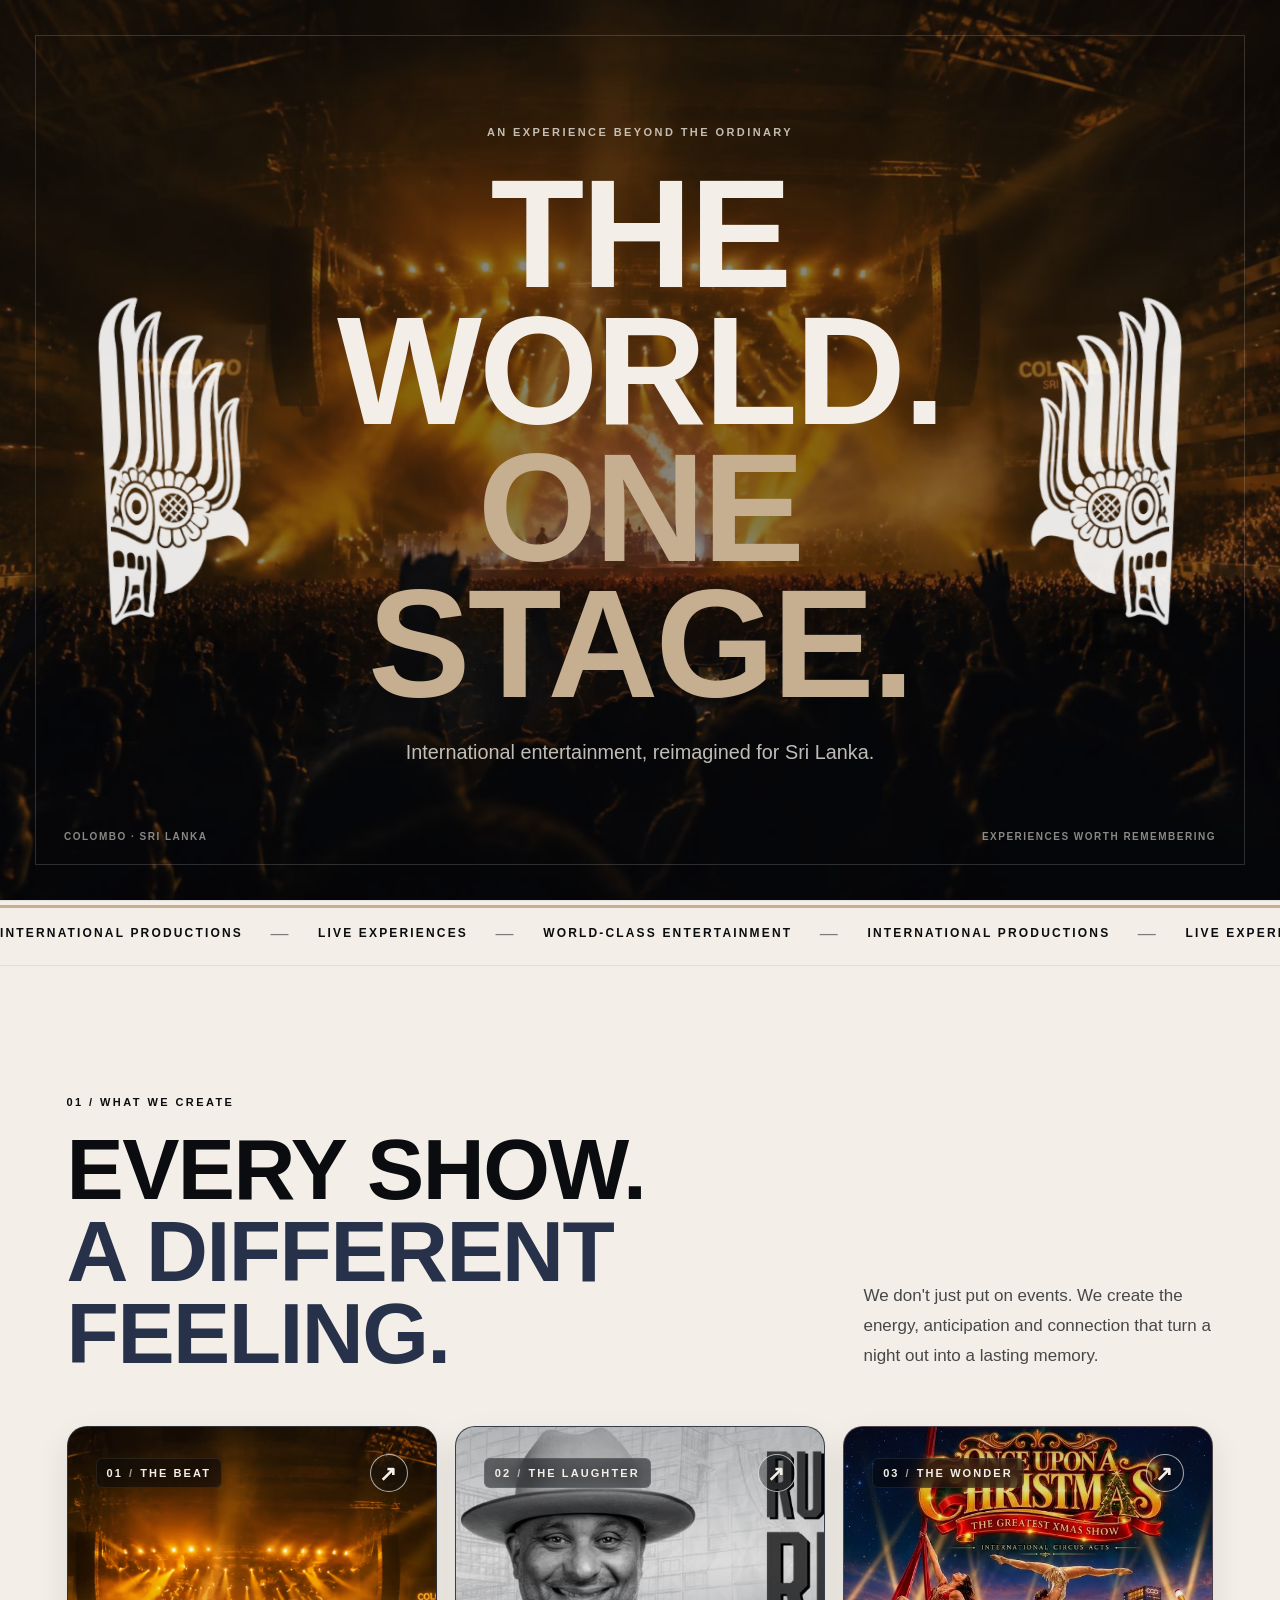
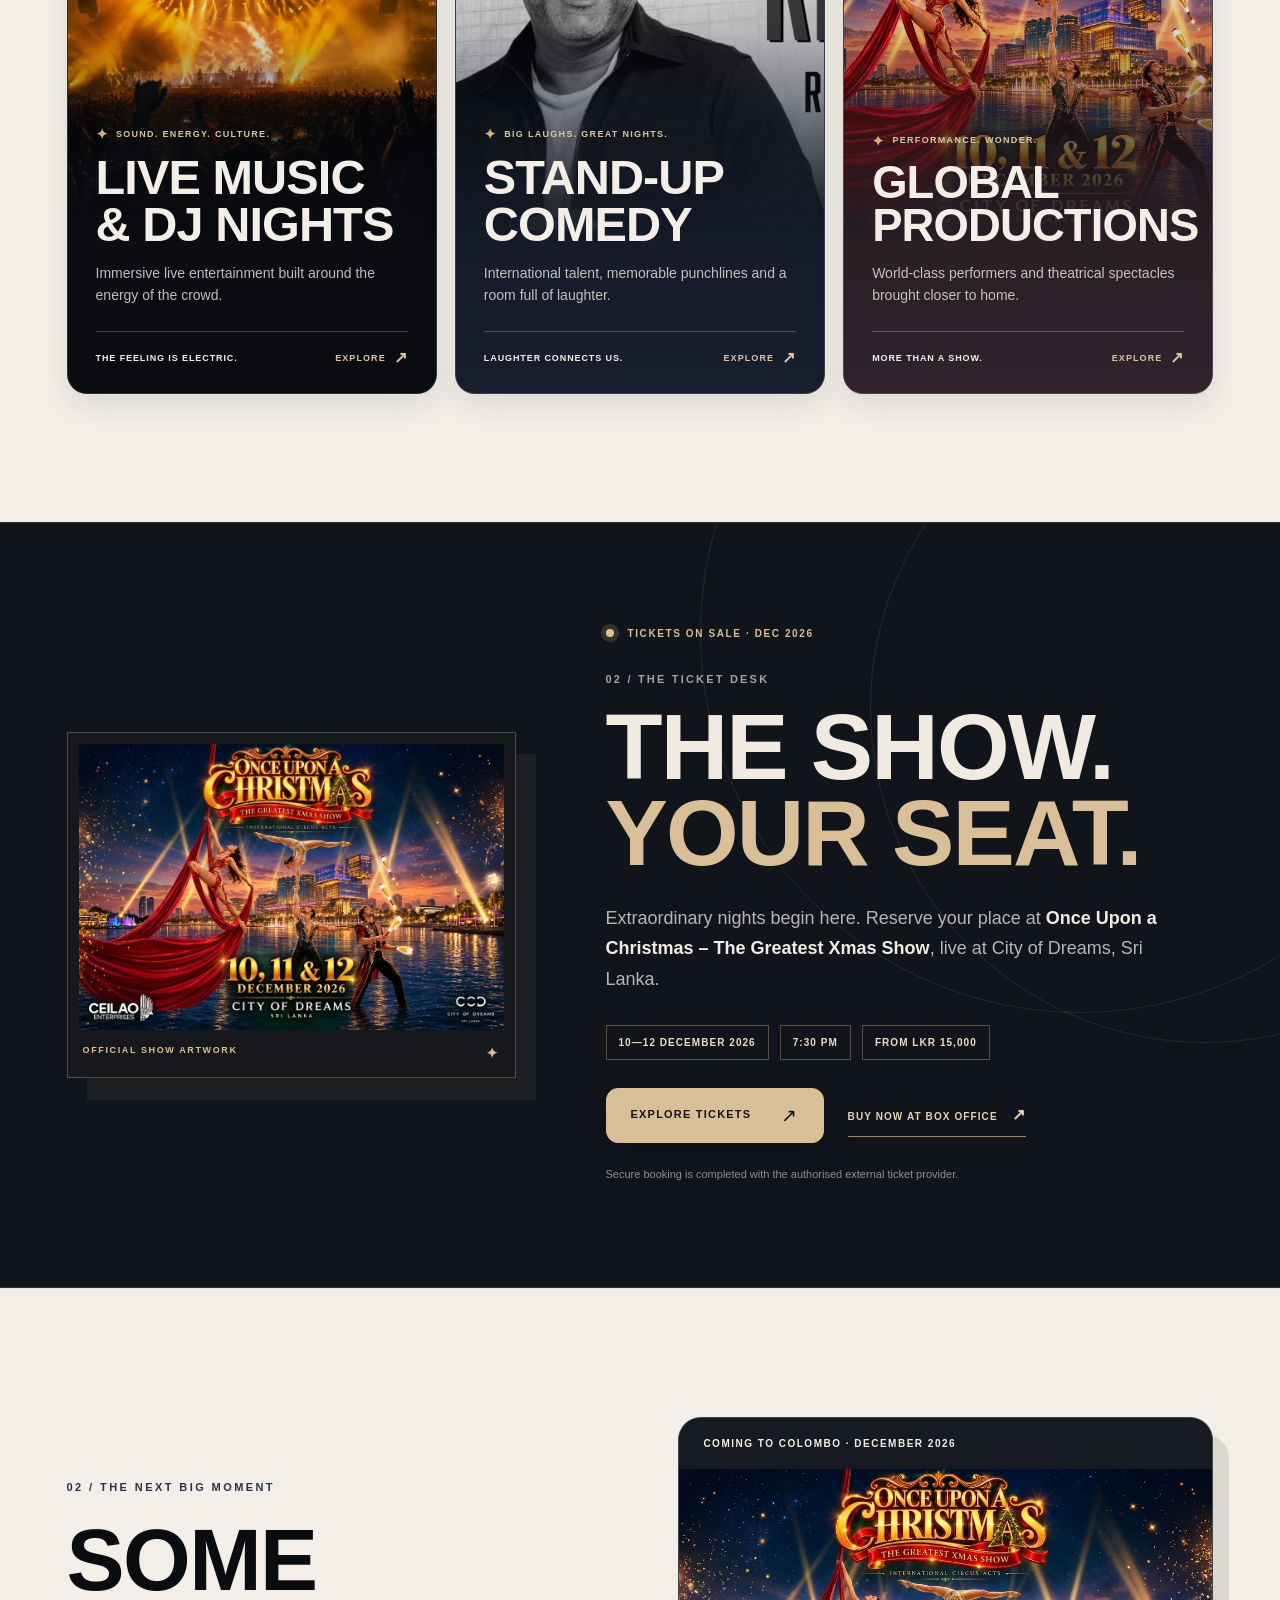
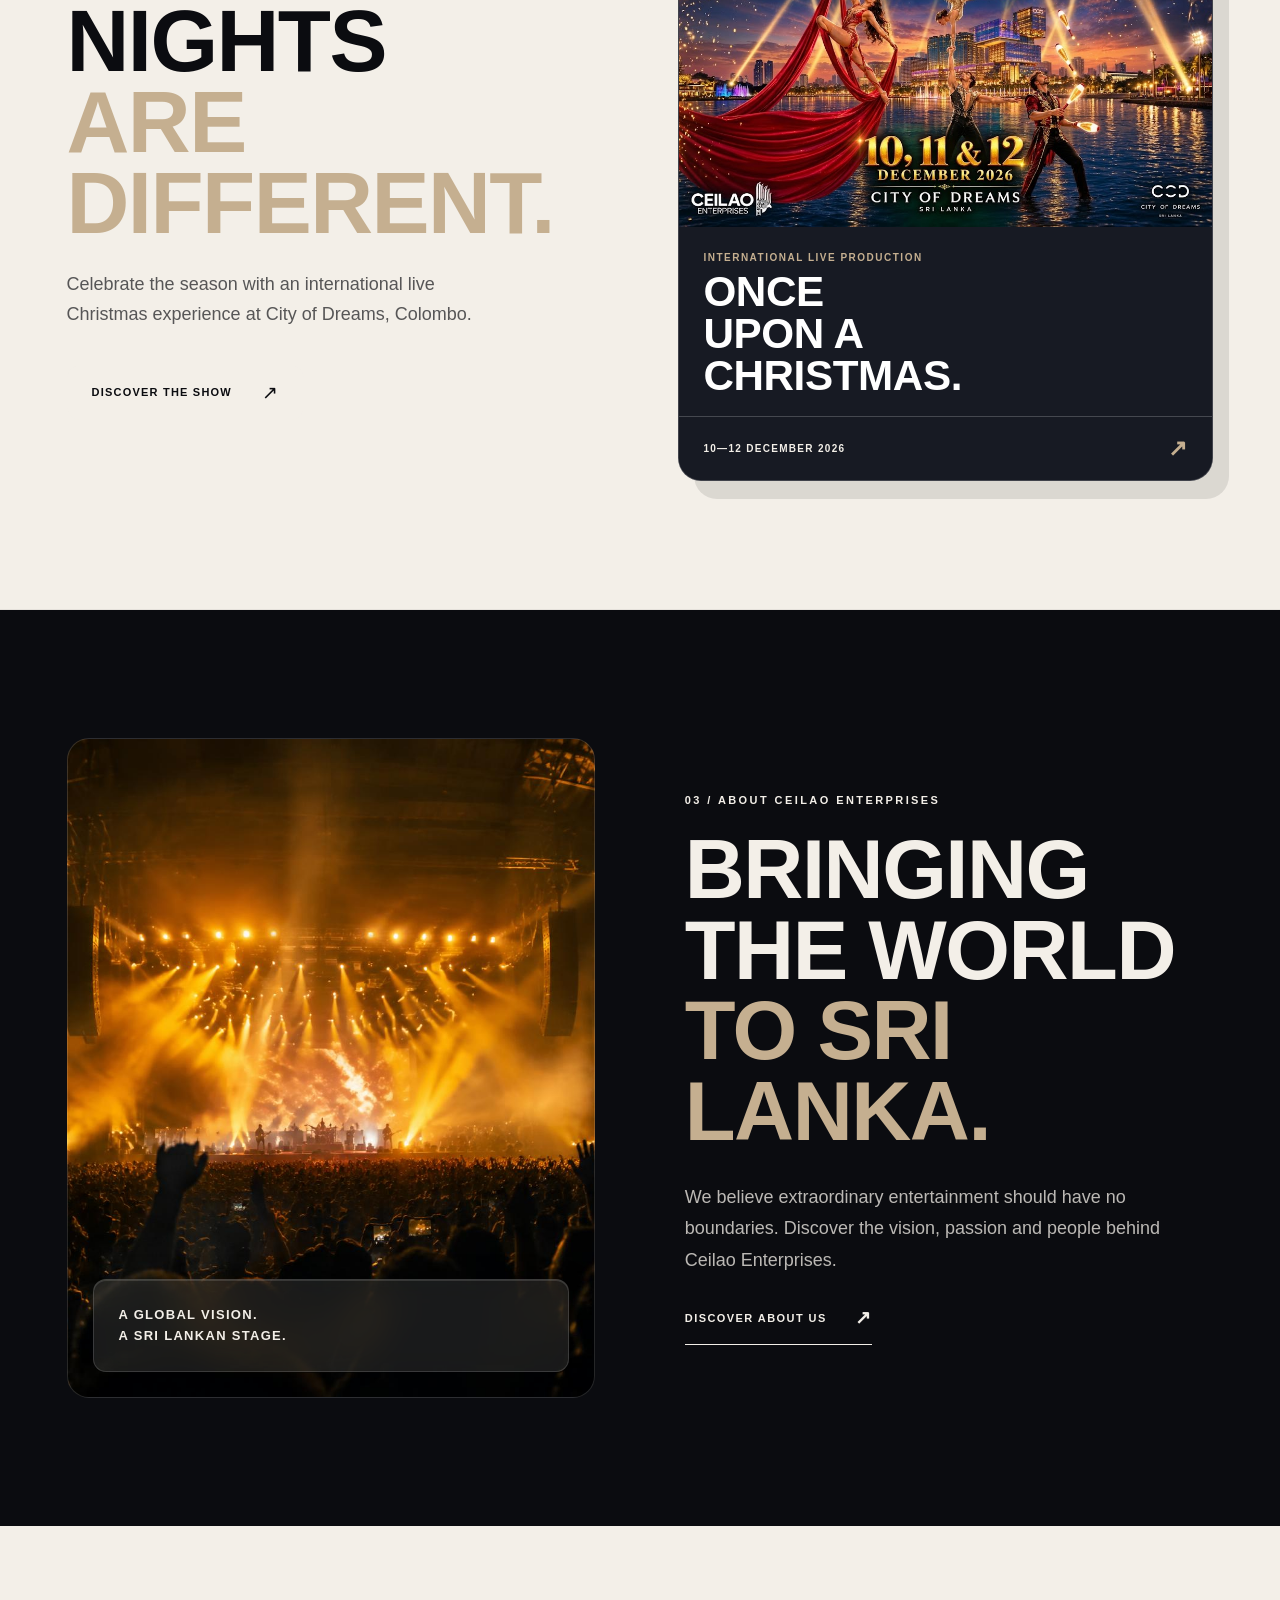
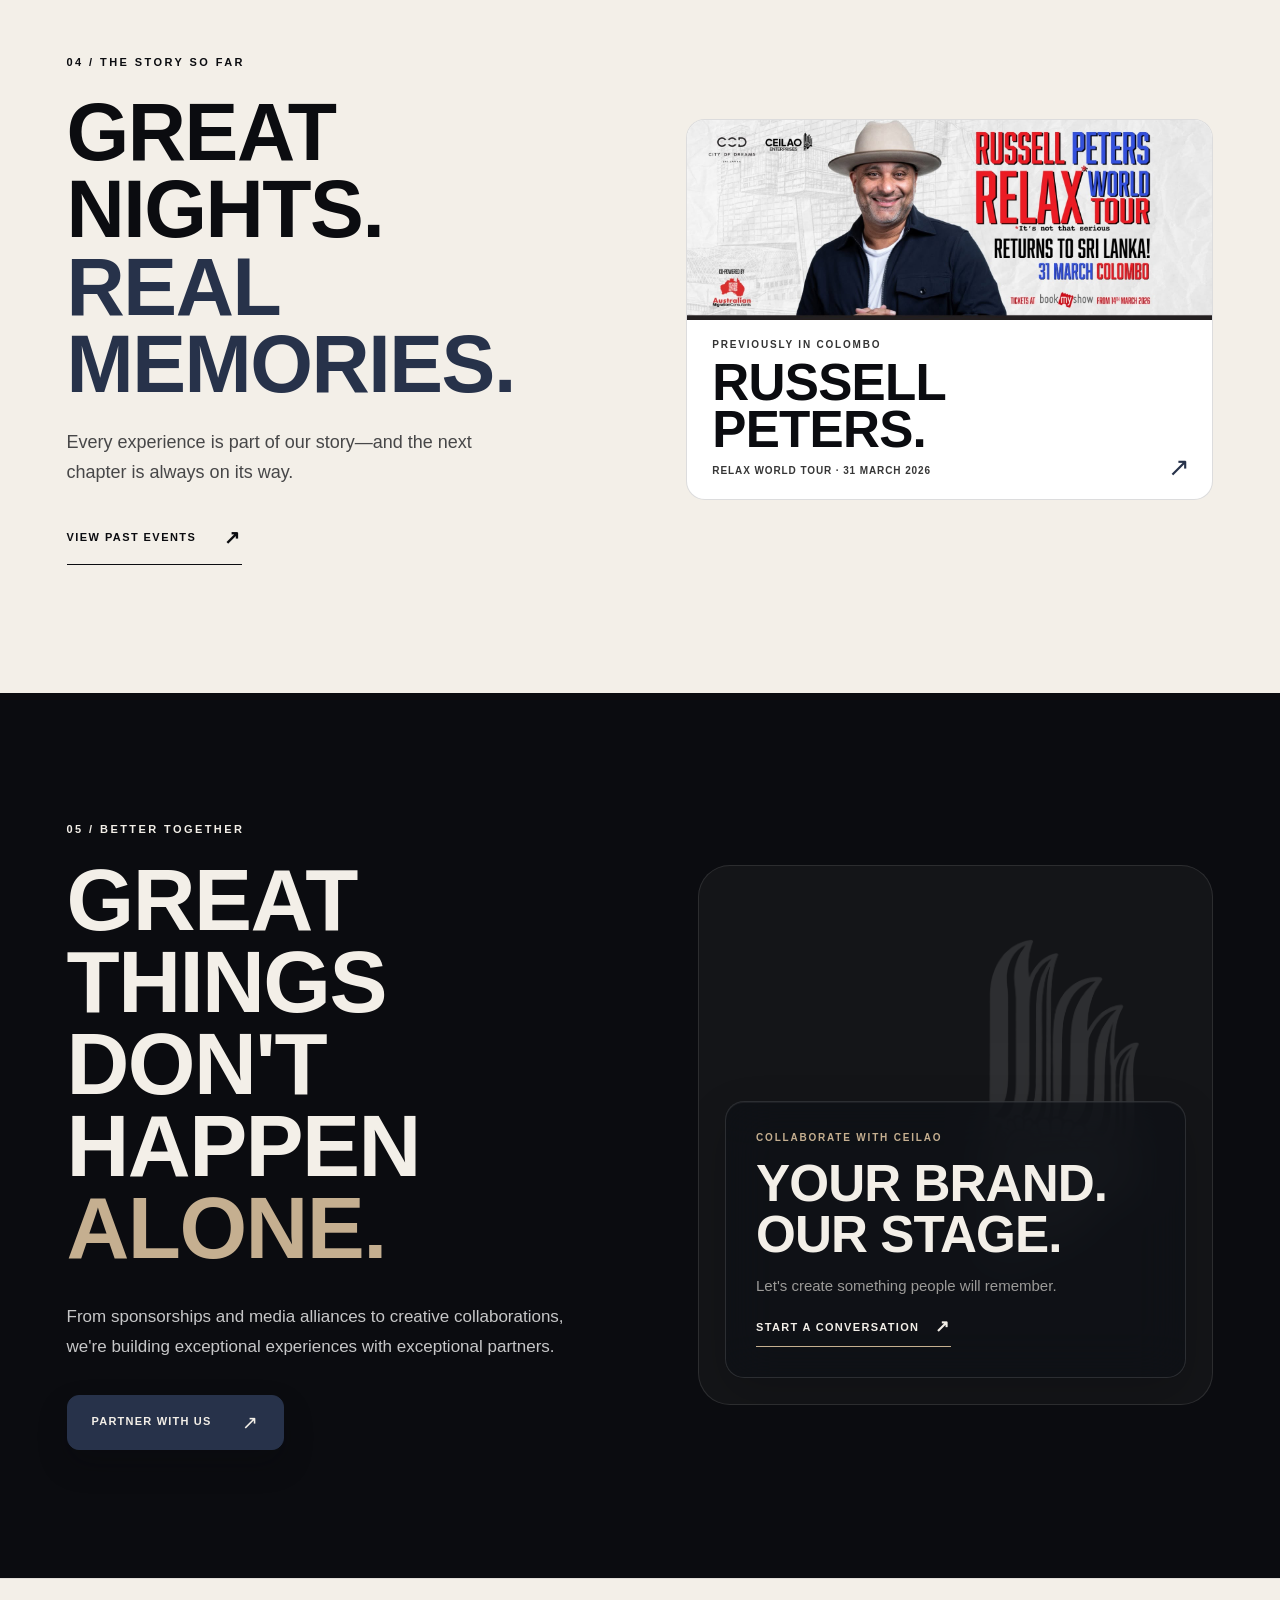
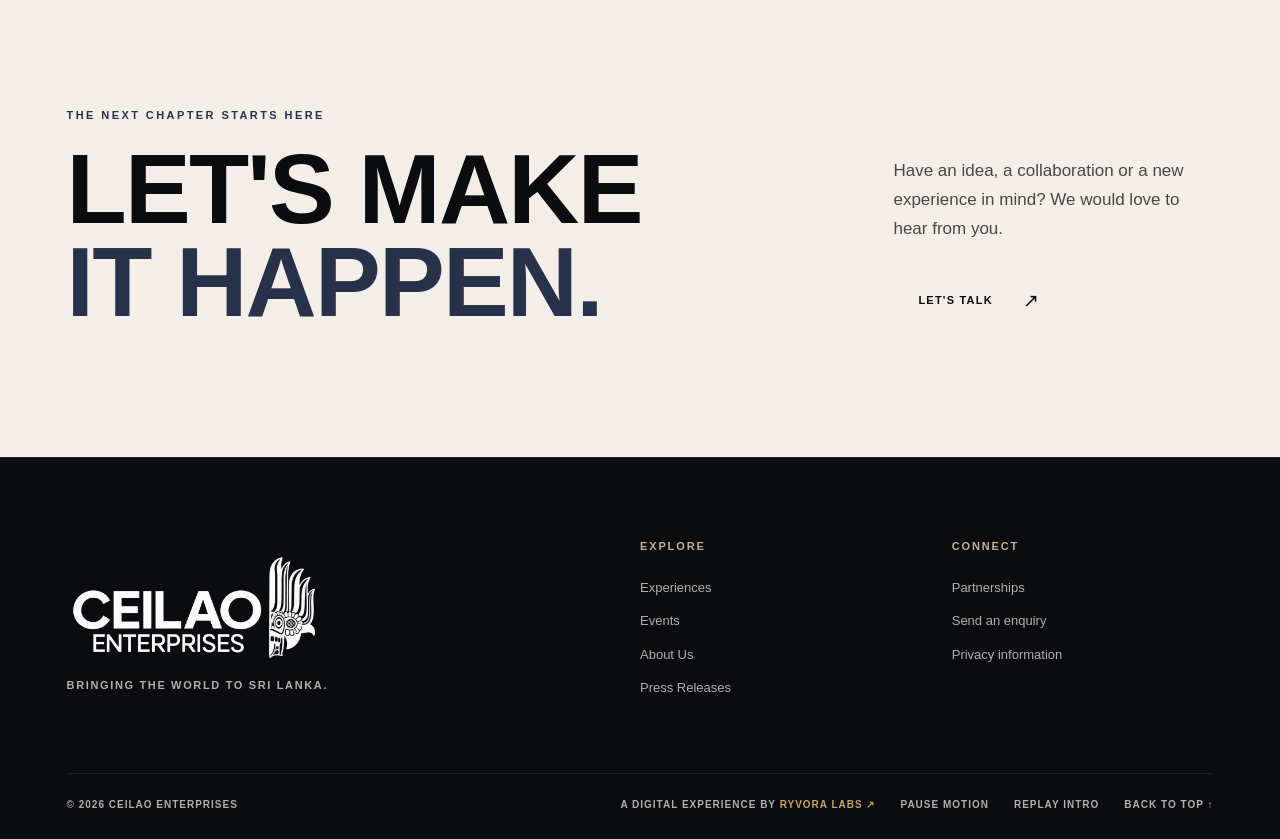
<file: index.html>
<!DOCTYPE html>

<html lang="en"><head>
<meta charset="utf-8"/><meta content="width=device-width,initial-scale=1,viewport-fit=cover" name="viewport"/>
<meta content="#0b0c10" name="theme-color"/><meta content="dark light" name="color-scheme"/>
<meta name="description" content="Ceilao Enterprises brings international artists, live comedy, concerts and world-class productions to Colombo, Sri Lanka. Discover upcoming shows and partnerships."/>

<link href="assets/favicon.svg" rel="icon" type="image/svg+xml"/><link href="assets/site.css" rel="stylesheet"/><link href="assets/tickets.css" rel="stylesheet"/><link href="assets/event-images.css" rel="stylesheet"/><link href="assets/about.css" rel="stylesheet"/><script defer="" src="assets/site.js"></script>
<title>International Live Events in Sri Lanka | Ceilao Enterprises</title>
<link rel="canonical" href="https://ceilao.com.au/"/>
<meta property="og:type" content="website"/>
<meta property="og:site_name" content="Ceilao Enterprises"/>
<meta property="og:locale" content="en_LK"/>
<meta property="og:url" content="https://ceilao.com.au/"/>
<meta property="og:title" content="International Live Events in Sri Lanka | Ceilao Enterprises"/>
<meta property="og:description" content="Ceilao Enterprises brings international artists, live comedy, concerts and world-class productions to Colombo, Sri Lanka. Discover upcoming shows and partnerships."/>
<meta property="og:image" content="https://ceilao.com.au/assets/concert-stage.jpg"/>
<meta property="og:image:alt" content="Live concert stage representing Ceilao Enterprises entertainment in Sri Lanka"/>
<meta name="twitter:card" content="summary_large_image"/>
<meta name="twitter:title" content="International Live Events in Sri Lanka | Ceilao Enterprises"/>
<meta name="twitter:description" content="Ceilao Enterprises brings international artists, live comedy, concerts and world-class productions to Colombo, Sri Lanka. Discover upcoming shows and partnerships."/>
<meta name="twitter:image" content="https://ceilao.com.au/assets/concert-stage.jpg"/>
<meta name="robots" content="index,follow,max-image-preview:large"/>

<script type="application/ld+json">{"@context":"https://schema.org","@type":"Organization","@id":"https://ceilao.com.au/#organization","name":"Ceilao Enterprises","url":"https://ceilao.com.au/","logo":"https://ceilao.com.au/assets/ceilao-logo.png","image":"https://ceilao.com.au/assets/concert-stage.jpg","slogan":"Bringing the World to Sri Lanka","description":"Sri Lankan events management and entertainment company bringing international artists, shows and world-class live productions to Sri Lanka.","email":"events@ceilao.com.au","areaServed":{"@type":"Country","name":"Sri Lanka"},"sameAs":["https://www.facebook.com/ceilaoenterprises"]}</script>

<script type="application/ld+json">{"@context":"https://schema.org","@type":"WebSite","@id":"https://ceilao.com.au/#website","name":"Ceilao Enterprises","url":"https://ceilao.com.au/","inLanguage":"en-LK","publisher":{"@id":"https://ceilao.com.au/#organization"}}</script>
<link rel="preload" href="assets/concert-stage.jpg" as="image"/>
</head><body class="home-page" id="top">
<section aria-label="Cinematic introduction" aria-modal="true" class="intro" data-scene="one" hidden="" id="intro" role="dialog" tabindex="-1">
<div aria-hidden="true" class="intro-image"></div><div aria-hidden="true" class="intro-screen"></div><div aria-hidden="true" class="intro-outline"></div>
<div aria-hidden="true" class="intro-pillars">
<div class="intro-pillar intro-pillar-left">
<span class="intro-pillar-shadow"></span>
<img alt="" class="intro-pillar-layer layer-1" src="assets/ceilao-emblem.webp"/>
<img alt="" class="intro-pillar-layer layer-2" src="assets/ceilao-emblem.webp"/>
<img alt="" class="intro-pillar-layer layer-3" src="assets/ceilao-emblem.webp"/>
<img alt="" class="intro-pillar-layer layer-4" src="assets/ceilao-emblem.webp"/>
<img alt="" class="intro-pillar-layer layer-5" src="assets/ceilao-emblem.webp"/>
</div>
<div class="intro-pillar intro-pillar-right">
<span class="intro-pillar-shadow"></span>
<img alt="" class="intro-pillar-layer layer-1" src="assets/ceilao-emblem.webp"/>
<img alt="" class="intro-pillar-layer layer-2" src="assets/ceilao-emblem.webp"/>
<img alt="" class="intro-pillar-layer layer-3" src="assets/ceilao-emblem.webp"/>
<img alt="" class="intro-pillar-layer layer-4" src="assets/ceilao-emblem.webp"/>
<img alt="" class="intro-pillar-layer layer-5" src="assets/ceilao-emblem.webp"/>
</div>
</div>
<div class="intro-copy intro-one"><p>AN EXPERIENCE BEYOND THE ORDINARY</p><h2>THE WORLD.<br/><span>ONE STAGE.</span></h2><small>International entertainment, reimagined for Sri Lanka.</small></div>
<div class="intro-copy intro-two"><p>SHAPED BY MOMENT, LIGHT &amp; PERFORMANCE</p><h2>FEEL THE<br/><span>ARRIVAL.</span></h2><small>The Ceilao experience begins before the curtain rises.</small></div>
<div class="intro-copy intro-final"><p>BRINGING THE WORLD TO SRI LANKA</p><img alt="Ceilao Enterprises" src="assets/ceilao-logo.webp"/><small>A stage for world-class entertainment.</small></div>
<div class="intro-foot">COLOMBO · SRI LANKA <span>EXPERIENCES WORTH REMEMBERING</span></div>
</section>
<a class="skip-link" href="#main">Skip to content</a>
<header class="header" id="header"><div class="shell header-inner">
<a aria-label="Ceilao Enterprises homepage" class="logo" href="index.html"><img alt="Ceilao Enterprises" src="assets/ceilao-logo.webp"/></a>
<nav aria-label="Main navigation" class="nav" id="nav">
<a href="index.html#experiences">Experiences</a><a href="events.html">Events</a><a href="about.html">About Us</a><a href="press-releases.html">Press Releases</a><a href="index.html#partners">Partnerships</a><div class="nav-actions"><a class="nav-tickets" href="tickets.html">BUY TICKETS <span aria-hidden="true">↗</span></a><button class="nav-cta" data-contact="" type="button">Let's talk <span aria-hidden="true">↗</span></button></div>
</nav><button aria-controls="nav" aria-expanded="false" aria-label="Open menu" class="nav-toggle" id="nav-toggle" type="button"><span></span><span></span></button>
</div></header>
<main id="main">
<section aria-labelledby="hero-title" class="hero"><div aria-hidden="true" class="hero-photo"></div><div aria-hidden="true" class="hero-veil"></div><div class="shell hero-layout"><div class="hero-copy"><p class="eyebrow light"><i></i> GLOBAL ENTERTAINMENT · COLOMBO</p><h1 id="hero-title">THE WORLD.<br/><span>ON OUR STAGE.</span></h1><p class="hero-lede">Ceilao Enterprises brings international artists, comedy, concerts and world-class live entertainment to Colombo, Sri Lanka—creating moments that stay long after the lights go down.</p><div class="hero-actions"><a class="btn btn-accent" href="tickets.html">BUY TICKETS <span aria-hidden="true">↗</span></a><button class="btn btn-glass" data-replay="" type="button">WATCH THE OPENING <span aria-hidden="true">↺</span></button></div></div><a class="hero-next hero-next-featured" href="tickets.html" aria-label="Explore Once Upon a Christmas – The Greatest Xmas Show, 10 to 12 December 2026 at City of Dreams Sri Lanka">
  <span class="hero-next-tag">UP NEXT <b>DEC 2026</b></span>
  <img class="hero-next-artwork" src="assets/events/once-upon-a-christmas-official.webp" width="1024" height="687" alt="Once Upon a Christmas – The Greatest Xmas Show official poster featuring aerial circus performers, 10, 11 and 12 December 2026 at City of Dreams Sri Lanka" decoding="async" fetchpriority="high" />
  <span class="hero-next-foot">BOOK TICKETS <b aria-hidden="true">↗</b></span>
</a></div><a class="scroll-label" href="#experiences">SCROLL TO EXPLORE <span aria-hidden="true">↓</span></a></section>
<div class="ribbon"><div aria-hidden="true" class="ribbon-track">INTERNATIONAL PRODUCTIONS <b>—</b> LIVE EXPERIENCES <b>—</b> WORLD-CLASS ENTERTAINMENT <b>—</b> INTERNATIONAL PRODUCTIONS <b>—</b> LIVE EXPERIENCES <b>—</b> WORLD-CLASS ENTERTAINMENT <b>—</b></div></div>
<section aria-labelledby="experiences-title" class="experiences block white-block" id="experiences"><div class="shell"><div class="heading-row reveal"><div><p class="eyebrow dark">01 / WHAT WE CREATE</p><h2 id="experiences-title">EVERY SHOW.<br/><span>A DIFFERENT FEELING.</span></h2></div><p>We don't just put on events. We create the energy, anticipation and connection that turn a night out into a lasting memory.</p></div>
<div class="experience-grid">
  <a class="exp-card exp-black reveal" href="events.html" aria-label="Explore live music and DJ nights at Ceilao Enterprises">
    <span class="exp-visual" aria-hidden="true"><img src="assets/concert-stage.jpg" alt="" loading="lazy" decoding="async" width="1920" height="1088"/></span>
    <span class="exp-top"><span>01 <i> / </i> THE BEAT</span><span class="exp-arrow" aria-hidden="true">↗</span></span>
    <div class="exp-middle"><span class="exp-label"><span class="exp-spark" aria-hidden="true">✦</span> SOUND. ENERGY. CULTURE.</span><h3>LIVE MUSIC<br/>&amp; DJ NIGHTS</h3><span class="exp-description">Immersive live entertainment built around the energy of the crowd.</span></div>
    <span class="exp-bottom"><span>THE FEELING IS ELECTRIC.</span><strong>EXPLORE <span aria-hidden="true">↗</span></strong></span>
  </a>
  <a class="exp-card exp-blue reveal" href="events.html#past" aria-label="Explore stand-up comedy and our Russell Peters performance">
    <span class="exp-visual" aria-hidden="true"><img src="assets/events/russell-peters-official.jpg" alt="" loading="lazy" decoding="async" width="1600" height="608"/></span>
    <span class="exp-top"><span>02 <i> / </i> THE LAUGHTER</span><span class="exp-arrow" aria-hidden="true">↗</span></span>
    <div class="exp-middle"><span class="exp-label"><span class="exp-spark" aria-hidden="true">✦</span> BIG LAUGHS. GREAT NIGHTS.</span><h3>STAND-UP<br/>COMEDY</h3><span class="exp-description">International talent, memorable punchlines and a room full of laughter.</span></div>
    <span class="exp-bottom"><span>LAUGHTER CONNECTS US.</span><strong>EXPLORE <span aria-hidden="true">↗</span></strong></span>
  </a>
  <a class="exp-card exp-rose reveal" href="events.html#christmas" aria-label="Explore global productions including Once Upon a Christmas">
    <span class="exp-visual" aria-hidden="true"><img src="assets/events/once-upon-a-christmas-official.webp" alt="" loading="lazy" decoding="async" width="1024" height="687"/></span>
    <span class="exp-top"><span>03 <i> / </i> THE WONDER</span><span class="exp-arrow" aria-hidden="true">↗</span></span>
    <div class="exp-middle"><span class="exp-label"><span class="exp-spark" aria-hidden="true">✦</span> PERFORMANCE. WONDER.</span><h3>GLOBAL<br/>PRODUCTIONS</h3><span class="exp-description">World-class performers and theatrical spectacles brought closer to home.</span></div>
    <span class="exp-bottom"><span>MORE THAN A SHOW.</span><strong>EXPLORE <span aria-hidden="true">↗</span></strong></span>
  </a>
</div>
</div></section>

<section aria-labelledby="home-tickets-title" class="home-ticket-desk" id="tickets">
 <div class="shell home-ticket-layout">
  <div class="home-ticket-image reveal">
   <img src="assets/events/once-upon-a-christmas-official.webp" width="1024" height="687" loading="lazy" decoding="async" alt="Official Once Upon a Christmas poster, featuring aerial circus performers"/>
   <span class="home-ticket-image-mark">OFFICIAL SHOW ARTWORK <span aria-hidden="true">✦</span></span>
  </div>
  <div class="home-ticket-copy reveal">
   <div class="home-ticket-topline"><span class="ticket-pulse" aria-hidden="true"></span> TICKETS ON SALE · DEC 2026</div>
   <p class="home-ticket-index">02 / THE TICKET DESK</p>
   <h2 id="home-tickets-title">THE SHOW.<br/><span>YOUR SEAT.</span></h2>
   <p class="home-ticket-description">Extraordinary nights begin here. Reserve your place at <strong>Once Upon a Christmas – The Greatest Xmas Show</strong>, live at City of Dreams, Sri Lanka.</p>
   <div class="home-ticket-details"><span>10—12 DECEMBER 2026</span><span>7:30 PM</span><span>FROM LKR 15,000</span></div>
   <div class="home-ticket-actions"><a class="btn btn-ticket-gold" href="tickets.html">EXPLORE TICKETS <span aria-hidden="true">↗</span></a><a class="home-ticket-direct" href="https://in.bookmyshow.com/activities/once-upon-a-christmas-the-greatest-xmas-show/et2z581jxr" target="_blank" rel="noopener noreferrer">BUY NOW AT BOX OFFICE <span aria-hidden="true">↗</span></a></div>
   <small>Secure booking is completed with the authorised external ticket provider.</small>
  </div>
 </div>
</section>
<section aria-labelledby="spotlight-title" class="spotlight block" id="spotlight"><div class="shell spotlight-layout"><div class="spotlight-info reveal"><p class="eyebrow light">02 / THE NEXT BIG MOMENT</p><h2 id="spotlight-title">SOME NIGHTS<br/><span>ARE DIFFERENT.</span></h2><p>Celebrate the season with an international live Christmas experience at City of Dreams, Colombo.</p><a class="btn btn-white" href="events.html#christmas">DISCOVER THE SHOW <span aria-hidden="true">↗</span></a></div><a aria-label="Discover Once Upon a Christmas" class="spotlight-card reveal" href="events.html#christmas"><img alt="" aria-hidden="true" class="spotlight-background-photo" height="687" loading="lazy" src="assets/events/once-upon-a-christmas-official.webp" width="1024"/><span class="spotlight-card-label">COMING TO COLOMBO · DECEMBER 2026</span><div class="spotlight-card-body"><small>INTERNATIONAL LIVE PRODUCTION</small><strong>ONCE<br/>UPON A<br/>CHRISTMAS.</strong></div><span class="spotlight-card-foot">10—12 DECEMBER 2026 <span aria-hidden="true">↗</span></span><img alt="" aria-hidden="true" src="assets/ceilao-emblem.webp"/></a></div></section>
<section aria-labelledby="about-teaser-title" class="story block" id="about"><div class="shell story-grid"><div aria-label="Live concert stage with original theatrical lighting" class="story-image reveal" role="img"><div class="story-glass glass">A GLOBAL VISION.<br/>A SRI LANKAN STAGE.</div></div><div class="story-content reveal"><p class="eyebrow light">03 / ABOUT CEILAO ENTERPRISES</p><h2 id="about-teaser-title">BRINGING<br/>THE WORLD<br/><span>TO SRI LANKA.</span></h2><p>We believe extraordinary entertainment should have no boundaries. Discover the vision, passion and people behind Ceilao Enterprises.</p><a class="text-link" href="about.html">DISCOVER ABOUT US <span aria-hidden="true">↗</span></a></div></div></section>
<section aria-labelledby="archive-title" class="archive block white-block"><div class="shell archive-layout"><div class="archive-copy reveal"><p class="eyebrow dark">04 / THE STORY SO FAR</p><h2 id="archive-title">GREAT NIGHTS.<br/><span>REAL MEMORIES.</span></h2><p>Every experience is part of our story—and the next chapter is always on its way.</p><a class="text-link dark-link" href="events.html#past">VIEW PAST EVENTS <span aria-hidden="true">↗</span></a></div><a class="archive-card reveal" href="events.html#past"><img alt="" aria-hidden="true" class="archive-background-photo" height="608" loading="lazy" src="assets/events/russell-peters-official.jpg" width="1600"/><span>PREVIOUSLY IN COLOMBO</span><strong>RUSSELL<br/>PETERS.</strong><small>RELAX WORLD TOUR · 31 MARCH 2026</small><b aria-hidden="true">↗</b></a></div></section>
<section aria-labelledby="partners-title" class="partners block" id="partners"><div class="shell partner-layout"><div class="partner-copy reveal"><p class="eyebrow light">05 / BETTER TOGETHER</p><h2 id="partners-title">GREAT THINGS<br/>DON'T HAPPEN<br/><span>ALONE.</span></h2><p>From sponsorships and media alliances to creative collaborations, we're building exceptional experiences with exceptional partners.</p><button class="btn btn-accent" data-contact="Sponsorship / partnership" type="button">PARTNER WITH US <span aria-hidden="true">↗</span></button></div><div class="partner-visual reveal"><img alt="" aria-hidden="true" class="partner-emblem" src="assets/ceilao-emblem.webp"/><div class="partner-panel glass"><span>COLLABORATE WITH CEILAO</span><h3>YOUR BRAND.<br/>OUR STAGE.</h3><p>Let's create something people will remember.</p><button data-contact="Sponsorship / partnership" type="button">START A CONVERSATION <span aria-hidden="true">↗</span></button></div></div></div></section>
<section aria-labelledby="contact-title" class="closing block" id="contact"><div class="shell closing-layout"><div class="reveal"><p class="eyebrow light">THE NEXT CHAPTER STARTS HERE</p><h2 id="contact-title">LET'S MAKE<br/><span>IT HAPPEN.</span></h2></div><div class="closing-aside reveal"><p>Have an idea, a collaboration or a new experience in mind? We would love to hear from you.</p><button class="btn btn-white" data-contact="" type="button">LET'S TALK <span aria-hidden="true">↗</span></button></div></div></section>
</main><footer class="footer" id="footer"><div class="shell"><div class="footer-main"><div class="footer-brand"><img alt="Ceilao Enterprises" src="assets/ceilao-logo.webp"/><p>BRINGING THE WORLD TO SRI LANKA.</p></div><div class="footer-col"><span>EXPLORE</span><a href="index.html#experiences">Experiences</a><a href="events.html">Events</a><a href="about.html">About Us</a><a href="press-releases.html">Press Releases</a></div><div class="footer-col"><span>CONNECT</span><a href="index.html#partners">Partnerships</a><button data-contact="" type="button">Send an enquiry</button><a href="privacy.html">Privacy information</a></div></div>
<div class="footer-bottom"><span>© <span id="year">2026</span> CEILAO ENTERPRISES</span><div class="footer-actions"><a class="ryvora-credit" href="https://ryvora.space/" target="_blank" rel="noopener noreferrer" aria-label="Ryvora Labs website (opens in a new tab)">A DIGITAL EXPERIENCE BY <strong>RYVORA LABS ↗</strong></a><button aria-pressed="false" id="motion-switch" type="button">PAUSE MOTION</button><button data-replay="" type="button">REPLAY INTRO</button><a href="#top">BACK TO TOP ↑</a></div></div></div></footer><dialog aria-labelledby="enquiry-heading" class="dialog" id="enquiry"><div class="dialog-wrap"><div class="dialog-heading"><div><span class="eyebrow">MAKE IT HAPPEN</span><h2 id="enquiry-heading">LET'S <span>TALK.</span></h2><p>Tell us what you're planning. We'll get back to you.</p></div><button aria-label="Close enquiry form" class="dialog-close" id="dialog-close" type="button">×</button></div><form accept-charset="UTF-8" action="https://formspree.io/f/mljjwrow" id="enquiry-form" method="POST" name="ceilao-enquiries"><input name="_subject" type="hidden" value="Ceilao Enterprises | New Website Enquiry"/><p class="sr-only"><label>Leave this empty <input autocomplete="off" name="_gotcha" tabindex="-1"/></label></p><div class="form-grid"><label>Your name *<input autocomplete="name" maxlength="120" minlength="2" name="full-name" placeholder="Full name" required="" type="text"/></label><label>Email address *<input autocomplete="email" maxlength="254" name="email" placeholder="you@example.com" required="" type="email"/></label><label>Phone number<input autocomplete="tel" maxlength="35" name="phone" placeholder="Include country code" type="tel"/></label><label>I'm interested in *<select id="inquiry-topic" name="inquiry" required=""><option disabled="" selected="" value="">Select a topic</option><option value="Once Upon a Christmas">Once Upon a Christmas</option><option value="Event production">Event production</option><option value="Sponsorship / partnership">Sponsorship / partnership</option><option value="Artist / talent booking">Artist / talent booking</option><option value="Media collaboration">Media collaboration</option><option value="Other">Something else</option></select></label><label class="full">Tell us more *<textarea maxlength="3000" minlength="10" name="message" placeholder="A few details about your enquiry..." required="" rows="5"></textarea></label></div><button class="btn btn-accent submit" type="submit">SEND ENQUIRY <span aria-hidden="true">↗</span></button><p class="form-note">Your details will be sent to Ceilao Enterprises through our third-party enquiry service. See our <a href="privacy.html" rel="noopener noreferrer" target="_blank">privacy information</a>. * Required.</p></form></div></dialog></body></html>
</file>
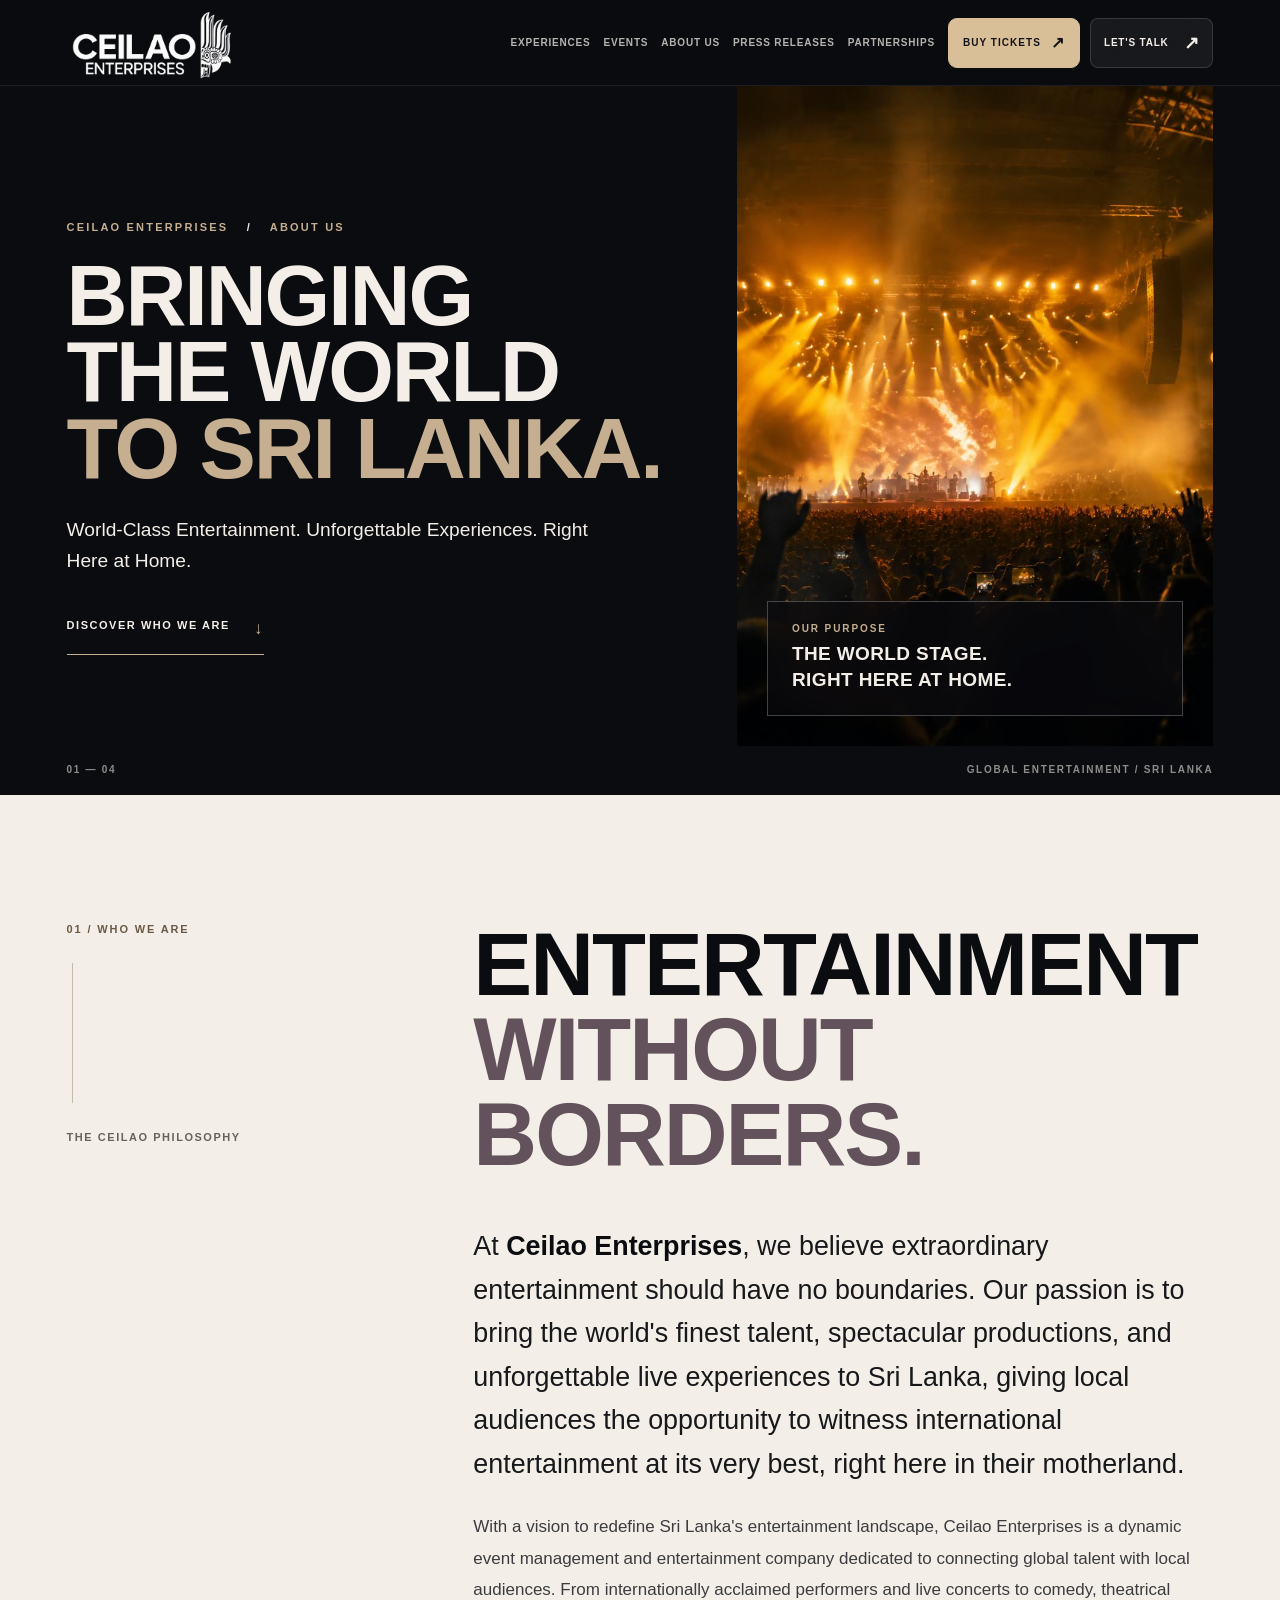
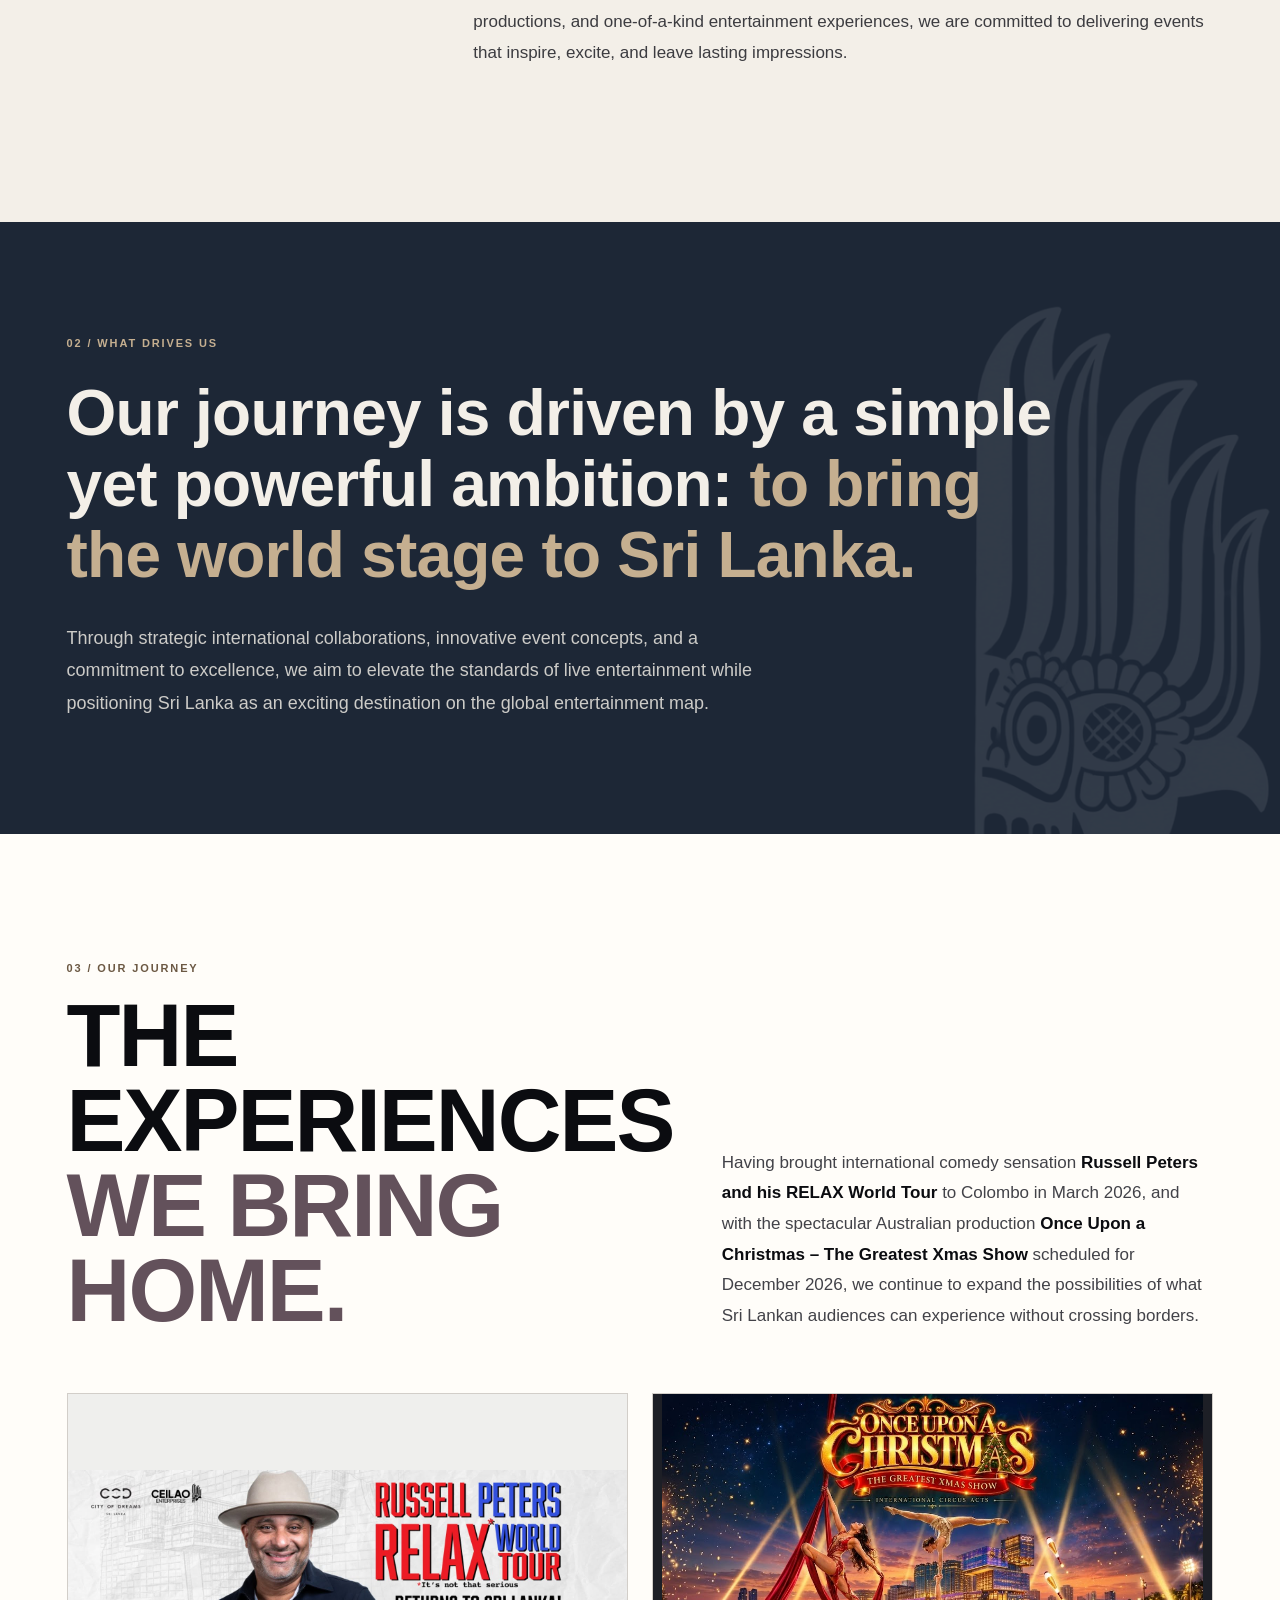
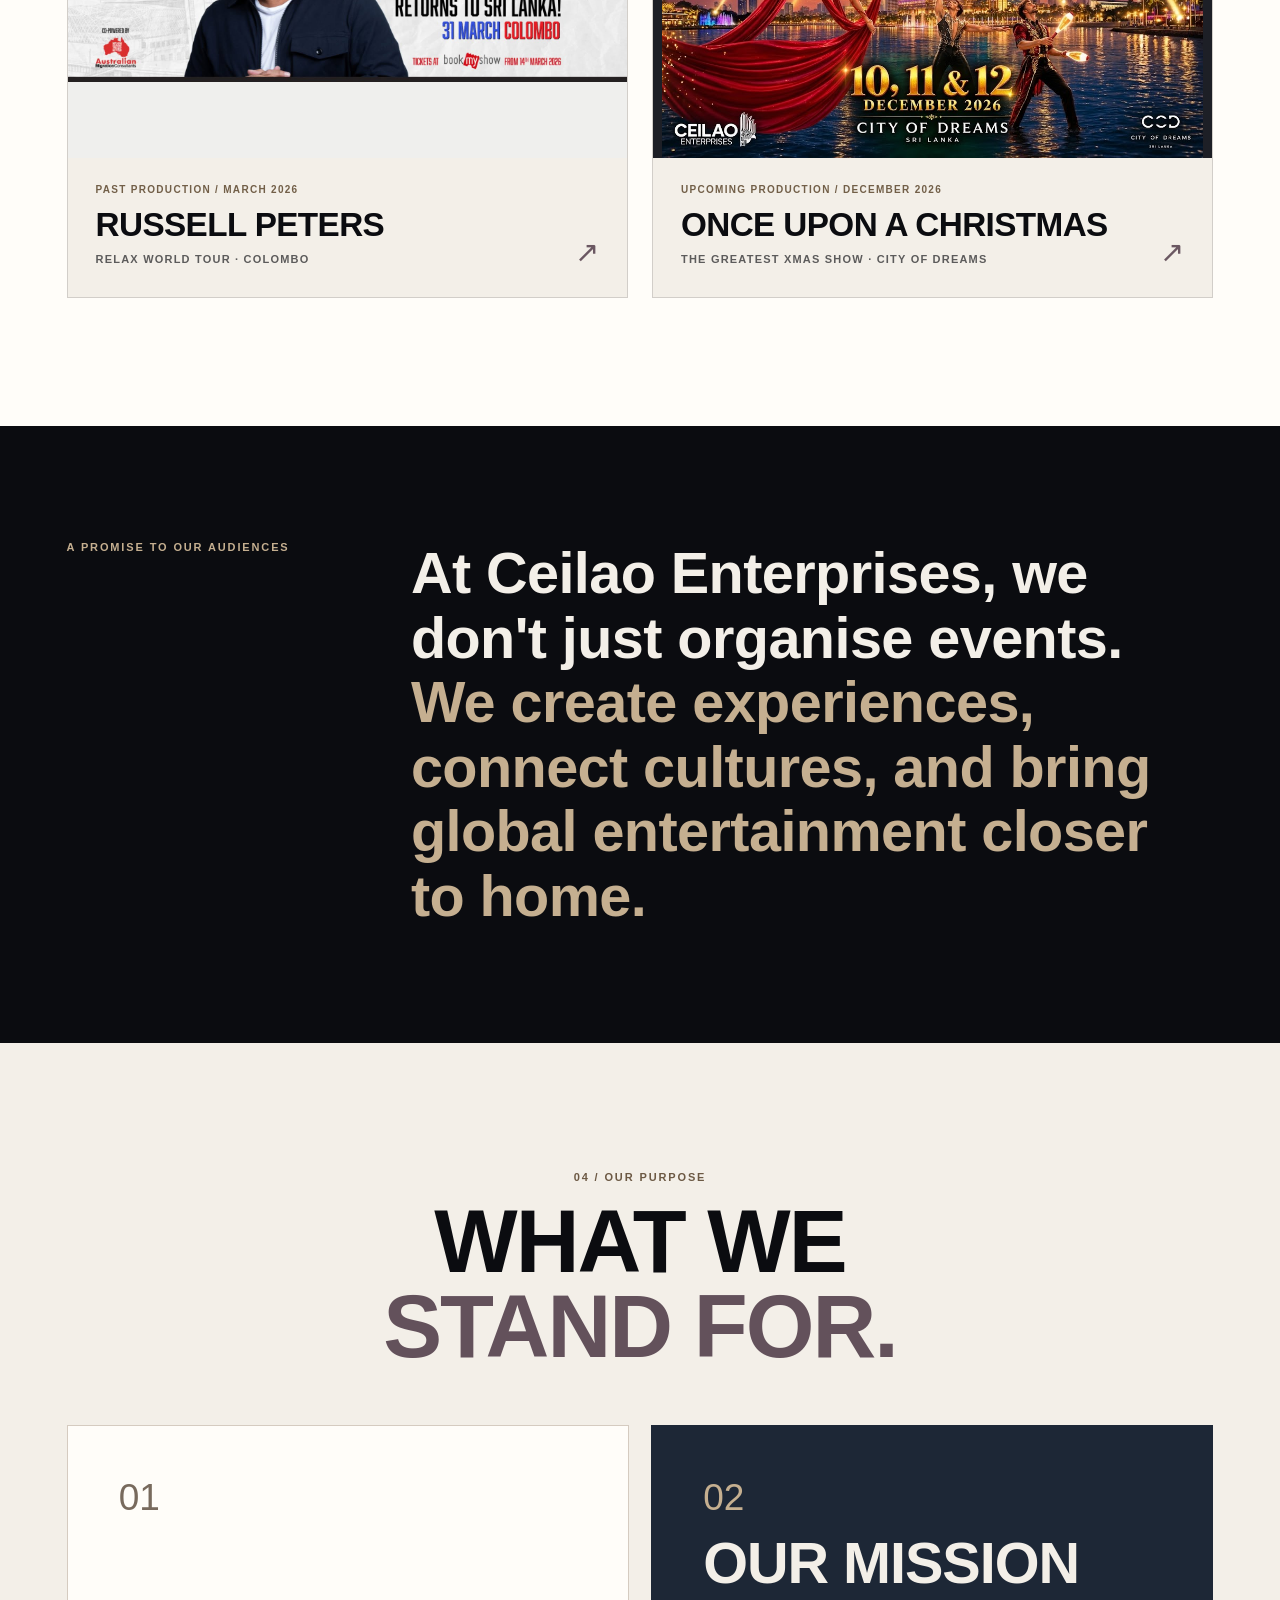
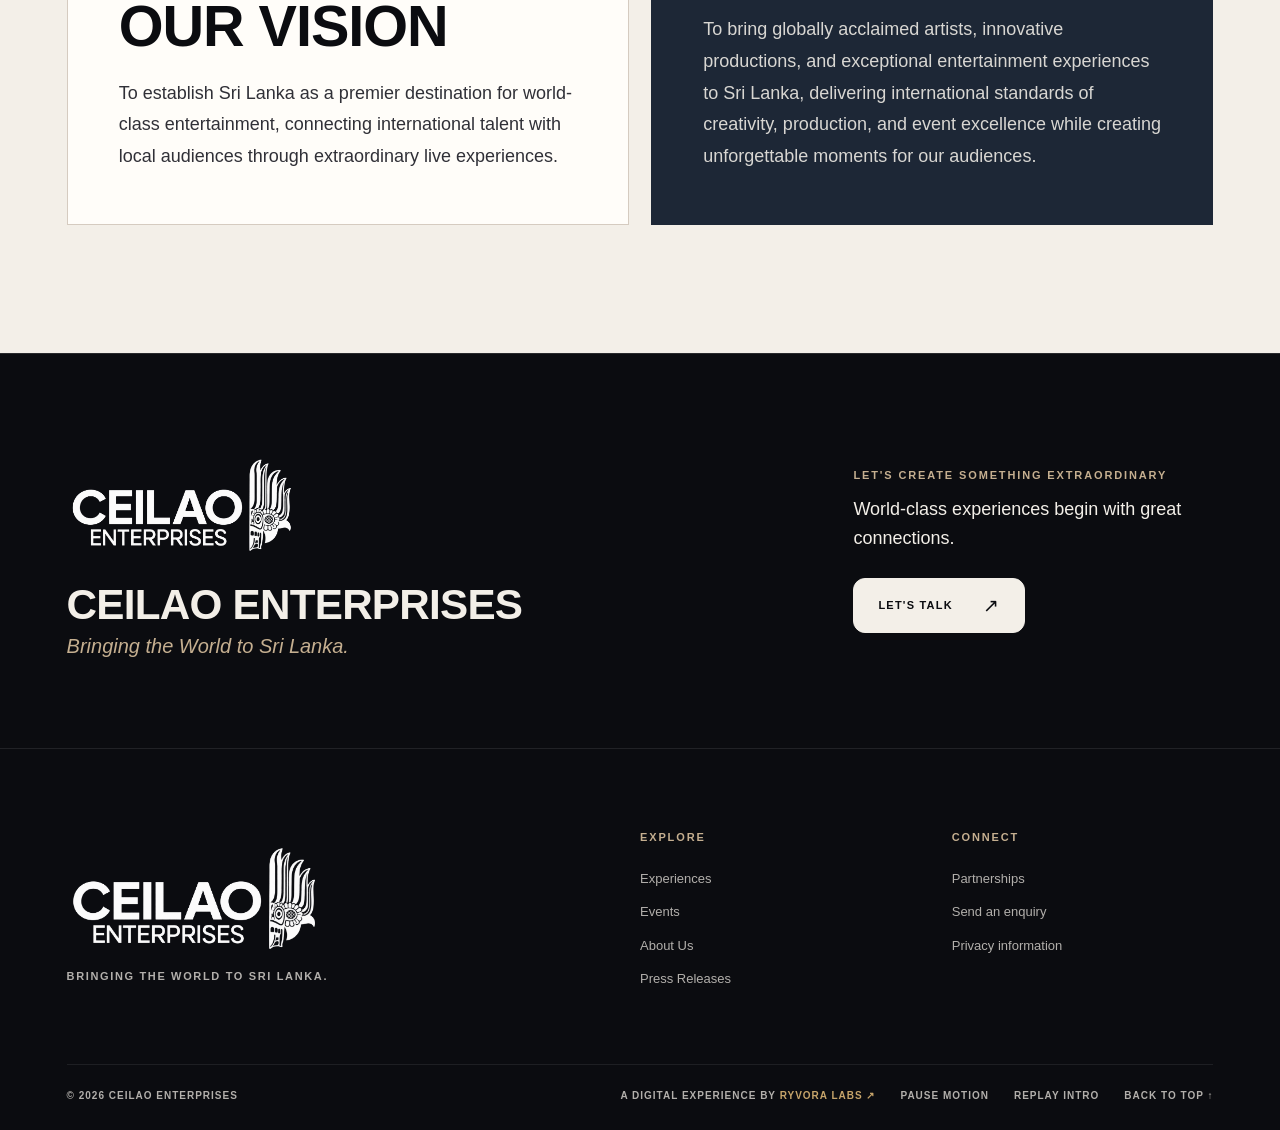
<file: about.html>
<!DOCTYPE html>

<html lang="en"><head>
<meta charset="utf-8"/><meta content="width=device-width,initial-scale=1,viewport-fit=cover" name="viewport"/>
<meta content="#0b0c10" name="theme-color"/><meta content="dark light" name="color-scheme"/>
<meta name="description" content="Meet Ceilao Enterprises, a Sri Lankan event and entertainment company connecting global artists, productions and audiences through world-class live experiences."/>

<link href="assets/favicon.svg" rel="icon" type="image/svg+xml"/><link href="assets/site.css" rel="stylesheet"/><link href="assets/about.css" rel="stylesheet"/><script defer="" src="assets/site.js"></script>
<title>About Us | International Entertainment in Sri Lanka | Ceilao Enterprises</title>
<link rel="canonical" href="https://ceilao.com.au/about.html"/>
<meta property="og:type" content="website"/>
<meta property="og:site_name" content="Ceilao Enterprises"/>
<meta property="og:locale" content="en_LK"/>
<meta property="og:url" content="https://ceilao.com.au/about.html"/>
<meta property="og:title" content="About Us | International Entertainment in Sri Lanka | Ceilao Enterprises"/>
<meta property="og:description" content="Meet Ceilao Enterprises, a Sri Lankan event and entertainment company connecting global artists, productions and audiences through world-class live experiences."/>
<meta property="og:image" content="https://ceilao.com.au/assets/concert-stage.jpg"/>
<meta property="og:image:alt" content="Live concert stage and international entertainment"/>
<meta name="twitter:card" content="summary_large_image"/>
<meta name="twitter:title" content="About Us | International Entertainment in Sri Lanka | Ceilao Enterprises"/>
<meta name="twitter:description" content="Meet Ceilao Enterprises, a Sri Lankan event and entertainment company connecting global artists, productions and audiences through world-class live experiences."/>
<meta name="twitter:image" content="https://ceilao.com.au/assets/concert-stage.jpg"/>
<meta name="robots" content="index,follow,max-image-preview:large"/>

<script type="application/ld+json">{"@context":"https://schema.org","@type":"BreadcrumbList","itemListElement":[{"@type":"ListItem","position":1,"name":"Home","item":"https://ceilao.com.au/"},{"@type":"ListItem","position":2,"name":"About Us","item":"https://ceilao.com.au/about.html"}]}</script>
</head><body class="about-page" id="top"><a class="skip-link" href="#main">Skip to content</a>
<header class="header" id="header"><div class="shell header-inner">
<a aria-label="Ceilao Enterprises homepage" class="logo" href="index.html"><img alt="Ceilao Enterprises" src="assets/ceilao-logo.webp"/></a>
<nav aria-label="Main navigation" class="nav" id="nav">
<a href="index.html#experiences">Experiences</a><a href="events.html">Events</a><a aria-current="page" href="about.html">About Us</a><a href="press-releases.html">Press Releases</a><a href="index.html#partners">Partnerships</a><div class="nav-actions"><a class="nav-tickets" href="tickets.html">BUY TICKETS <span aria-hidden="true">↗</span></a><button class="nav-cta" data-contact="" type="button">Let's talk <span aria-hidden="true">↗</span></button></div>
</nav><button aria-controls="nav" aria-expanded="false" aria-label="Open menu" class="nav-toggle" id="nav-toggle" type="button"><span></span><span></span></button>
</div></header>
<main class="about-main" id="main">
<section aria-labelledby="about-title" class="about-hero"><div class="shell about-hero-grid">
<div class="about-hero-copy"><span class="about-eyebrow">CEILAO ENTERPRISES <span aria-hidden="true">/</span> ABOUT US</span><h1 id="about-title">BRINGING<br/>THE WORLD<br/><span>TO SRI LANKA.</span></h1><p class="about-hero-tagline">World-Class Entertainment. Unforgettable Experiences. Right Here at Home.</p><a class="about-hero-discover" href="#who-we-are">DISCOVER WHO WE ARE <span aria-hidden="true">↓</span></a></div>
<div class="about-hero-visual"><img alt="Colourful concert stage with live lighting" fetchpriority="high" height="900" src="assets/concert-stage.jpg" width="1600"/><div class="about-hero-visual-caption"><span>OUR PURPOSE</span><strong>THE WORLD STAGE.<br/>RIGHT HERE AT HOME.</strong></div></div>
</div><div class="about-hero-index shell"><span>01 — 04</span><span>GLOBAL ENTERTAINMENT / SRI LANKA</span></div></section>
<section aria-labelledby="about-intro-title" class="about-introduction about-section" id="who-we-are"><div class="shell about-intro-grid">
<div class="about-section-side"><span class="about-section-number">01 / WHO WE ARE</span><div class="about-side-line"></div><span class="about-side-tag">THE CEILAO PHILOSOPHY</span></div>
<div class="about-intro-content"><h2 id="about-intro-title">ENTERTAINMENT<br/><span>WITHOUT BORDERS.</span></h2>
<p class="about-lead">At <strong>Ceilao Enterprises</strong>, we believe extraordinary entertainment should have no boundaries. Our passion is to bring the world's finest talent, spectacular productions, and unforgettable live experiences to Sri Lanka, giving local audiences the opportunity to witness international entertainment at its very best, right here in their motherland.</p>
<p>With a vision to redefine Sri Lanka's entertainment landscape, Ceilao Enterprises is a dynamic event management and entertainment company dedicated to connecting global talent with local audiences. From internationally acclaimed performers and live concerts to comedy, theatrical productions, and one-of-a-kind entertainment experiences, we are committed to delivering events that inspire, excite, and leave lasting impressions.</p>
</div>
</div></section>
<section aria-labelledby="about-ambition-title" class="about-ambition"><div class="shell about-ambition-inner"><span class="about-section-number">02 / WHAT DRIVES US</span><p class="about-pullquote" id="about-ambition-title">Our journey is driven by a simple yet powerful ambition: <strong>to bring the world stage to Sri Lanka.</strong></p><p class="about-ambition-detail">Through strategic international collaborations, innovative event concepts, and a commitment to excellence, we aim to elevate the standards of live entertainment while positioning Sri Lanka as an exciting destination on the global entertainment map.</p><img alt="" aria-hidden="true" class="about-ambition-emblem" src="assets/ceilao-emblem.webp"/></div></section>
<section aria-labelledby="about-journey-title" class="about-journey about-section"><div class="shell"><div class="about-journey-heading"><div><span class="about-section-number">03 / OUR JOURNEY</span><h2 id="about-journey-title">THE EXPERIENCES<br/><span>WE BRING HOME.</span></h2></div><p>Having brought international comedy sensation <strong>Russell Peters and his RELAX World Tour</strong> to Colombo in March 2026, and with the spectacular Australian production <strong>Once Upon a Christmas – The Greatest Xmas Show</strong> scheduled for December 2026, we continue to expand the possibilities of what Sri Lankan audiences can experience without crossing borders.</p></div>
<div class="about-show-grid">
<a aria-label="View Russell Peters Relax World Tour details" class="about-show-card" href="events.html#past"><div class="about-show-art"><img alt="Russell Peters RELAX World Tour official event poster" height="608" loading="lazy" src="assets/events/russell-peters-official.jpg" width="1600"/></div><div class="about-show-meta"><div><span>PAST PRODUCTION / MARCH 2026</span><h3>RUSSELL PETERS</h3><p>RELAX WORLD TOUR · COLOMBO</p></div><span aria-hidden="true" class="about-show-arrow">↗</span></div></a>
<a aria-label="View Once Upon a Christmas show details" class="about-show-card" href="events.html#christmas"><div class="about-show-art"><img alt="Once Upon a Christmas The Greatest Xmas Show official event poster" height="687" loading="lazy" src="assets/events/once-upon-a-christmas-official.webp" width="1024"/></div><div class="about-show-meta"><div><span>UPCOMING PRODUCTION / DECEMBER 2026</span><h3>ONCE UPON A CHRISTMAS</h3><p>THE GREATEST XMAS SHOW · CITY OF DREAMS</p></div><span aria-hidden="true" class="about-show-arrow">↗</span></div></a>
</div></div></section>
<section aria-label="Our commitment" class="about-belief"><div class="shell about-belief-inner"><span class="about-section-number">A PROMISE TO OUR AUDIENCES</span><p>At Ceilao Enterprises, we don't just organise events. <strong>We create experiences, connect cultures, and bring global entertainment closer to home.</strong></p></div></section>
<section aria-labelledby="about-values-title" class="about-values about-section"><div class="shell"><div class="about-values-heading"><span class="about-section-number">04 / OUR PURPOSE</span><h2 id="about-values-title">WHAT WE<br/><span>STAND FOR.</span></h2></div><div class="about-values-grid">
<article class="about-value-card"><span>01</span><h3>OUR VISION</h3><p>To establish Sri Lanka as a premier destination for world-class entertainment, connecting international talent with local audiences through extraordinary live experiences.</p></article>
<article class="about-value-card about-value-mission"><span>02</span><h3>OUR MISSION</h3><p>To bring globally acclaimed artists, innovative productions, and exceptional entertainment experiences to Sri Lanka, delivering international standards of creativity, production, and event excellence while creating unforgettable moments for our audiences.</p></article>
</div></div></section>
<section aria-labelledby="about-signoff-title" class="about-signoff"><div class="shell about-signoff-layout"><div class="about-signoff-identity"><img alt="Ceilao Enterprises" height="887" loading="lazy" src="assets/ceilao-logo.webp" width="1774"/><h2 id="about-signoff-title">CEILAO ENTERPRISES</h2><p>Bringing the World to Sri Lanka.</p></div><div class="about-signoff-action"><span>LET'S CREATE SOMETHING EXTRAORDINARY</span><p>World-class experiences begin with great connections.</p><button class="btn btn-white" data-contact="" type="button">LET'S TALK <span aria-hidden="true">↗</span></button></div></div></section>
</main>
<footer class="footer" id="footer"><div class="shell"><div class="footer-main"><div class="footer-brand"><img alt="Ceilao Enterprises" src="assets/ceilao-logo.webp"/><p>BRINGING THE WORLD TO SRI LANKA.</p></div><div class="footer-col"><span>EXPLORE</span><a href="index.html#experiences">Experiences</a><a href="events.html">Events</a><a href="about.html">About Us</a><a href="press-releases.html">Press Releases</a></div><div class="footer-col"><span>CONNECT</span><a href="index.html#partners">Partnerships</a><button data-contact="" type="button">Send an enquiry</button><a href="privacy.html">Privacy information</a></div></div>
<div class="footer-bottom"><span>© <span id="year">2026</span> CEILAO ENTERPRISES</span><div class="footer-actions"><a class="ryvora-credit" href="https://ryvora.space/" target="_blank" rel="noopener noreferrer" aria-label="Ryvora Labs website (opens in a new tab)">A DIGITAL EXPERIENCE BY <strong>RYVORA LABS ↗</strong></a><button aria-pressed="false" id="motion-switch" type="button">PAUSE MOTION</button><button data-replay="" type="button">REPLAY INTRO</button><a href="#top">BACK TO TOP ↑</a></div></div></div></footer><dialog aria-labelledby="enquiry-heading" class="dialog" id="enquiry"><div class="dialog-wrap"><div class="dialog-heading"><div><span class="eyebrow">MAKE IT HAPPEN</span><h2 id="enquiry-heading">LET'S <span>TALK.</span></h2><p>Tell us what you're planning. We'll get back to you.</p></div><button aria-label="Close enquiry form" class="dialog-close" id="dialog-close" type="button">×</button></div><form accept-charset="UTF-8" action="https://formspree.io/f/mljjwrow" id="enquiry-form" method="POST" name="ceilao-enquiries"><input name="_subject" type="hidden" value="Ceilao Enterprises | New Website Enquiry"/><p class="sr-only"><label>Leave this empty <input autocomplete="off" name="_gotcha" tabindex="-1"/></label></p><div class="form-grid"><label>Your name *<input autocomplete="name" maxlength="120" minlength="2" name="full-name" placeholder="Full name" required="" type="text"/></label><label>Email address *<input autocomplete="email" maxlength="254" name="email" placeholder="you@example.com" required="" type="email"/></label><label>Phone number<input autocomplete="tel" maxlength="35" name="phone" placeholder="Include country code" type="tel"/></label><label>I'm interested in *<select id="inquiry-topic" name="inquiry" required=""><option disabled="" selected="" value="">Select a topic</option><option value="Once Upon a Christmas">Once Upon a Christmas</option><option value="Event production">Event production</option><option value="Sponsorship / partnership">Sponsorship / partnership</option><option value="Artist / talent booking">Artist / talent booking</option><option value="Media collaboration">Media collaboration</option><option value="Other">Something else</option></select></label><label class="full">Tell us more *<textarea maxlength="3000" minlength="10" name="message" placeholder="A few details about your enquiry..." required="" rows="5"></textarea></label></div><button class="btn btn-accent submit" type="submit">SEND ENQUIRY <span aria-hidden="true">↗</span></button><p class="form-note">Your details will be sent to Ceilao Enterprises through our third-party enquiry service. See our <a href="privacy.html" rel="noopener noreferrer" target="_blank">privacy information</a>. * Required.</p></form></div></dialog></body></html>
</file>
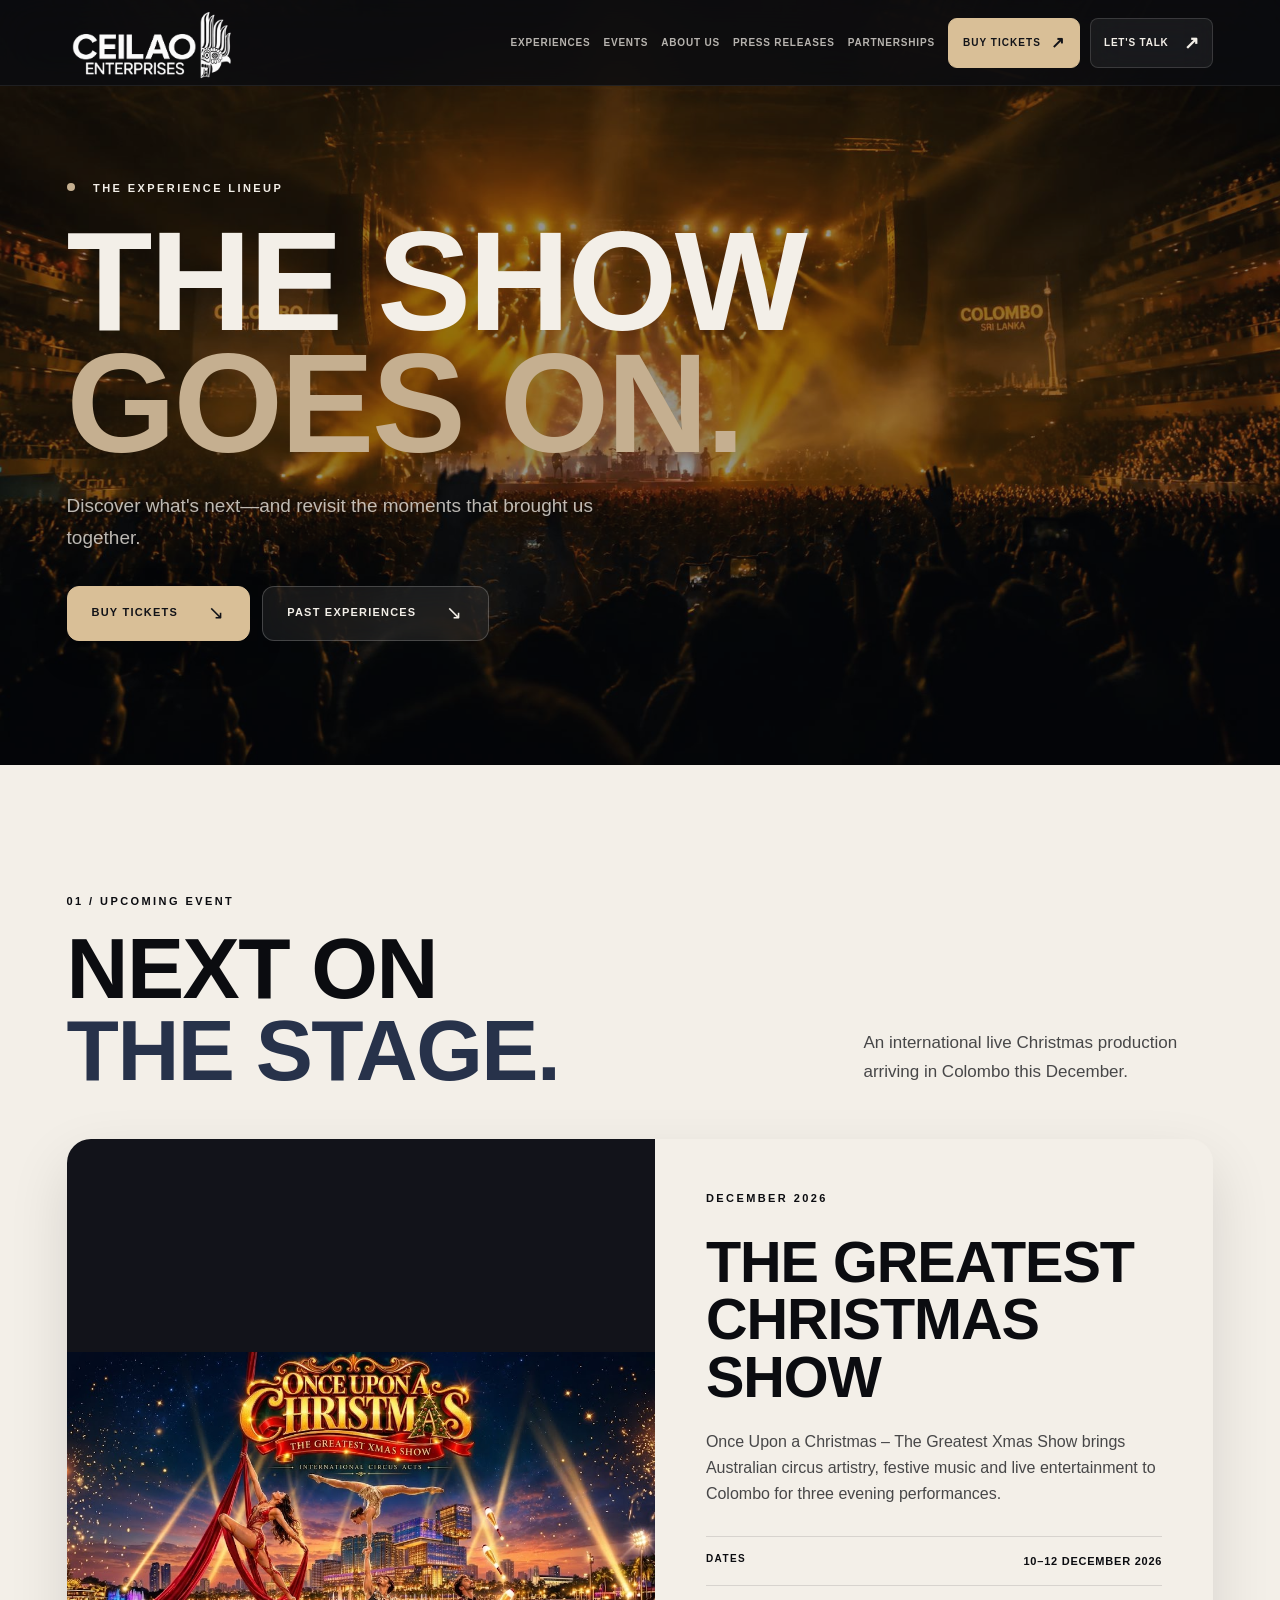
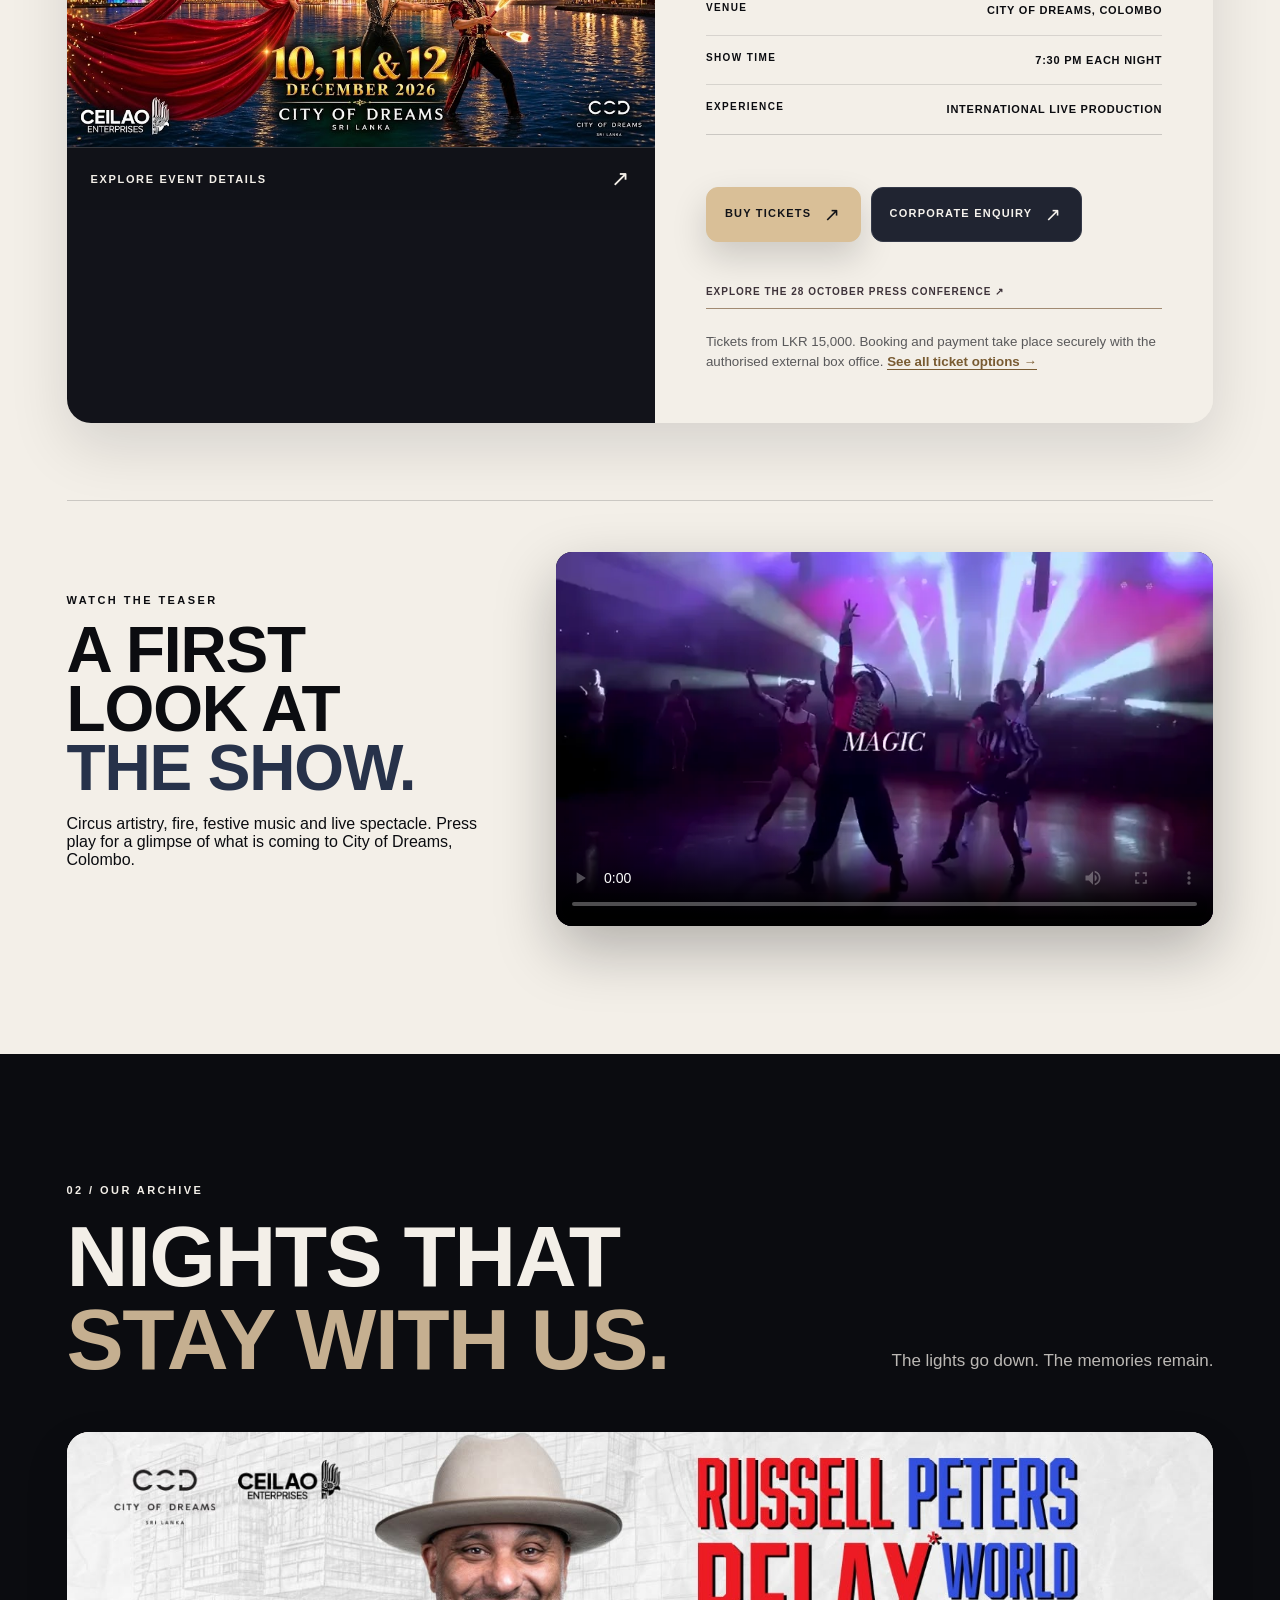
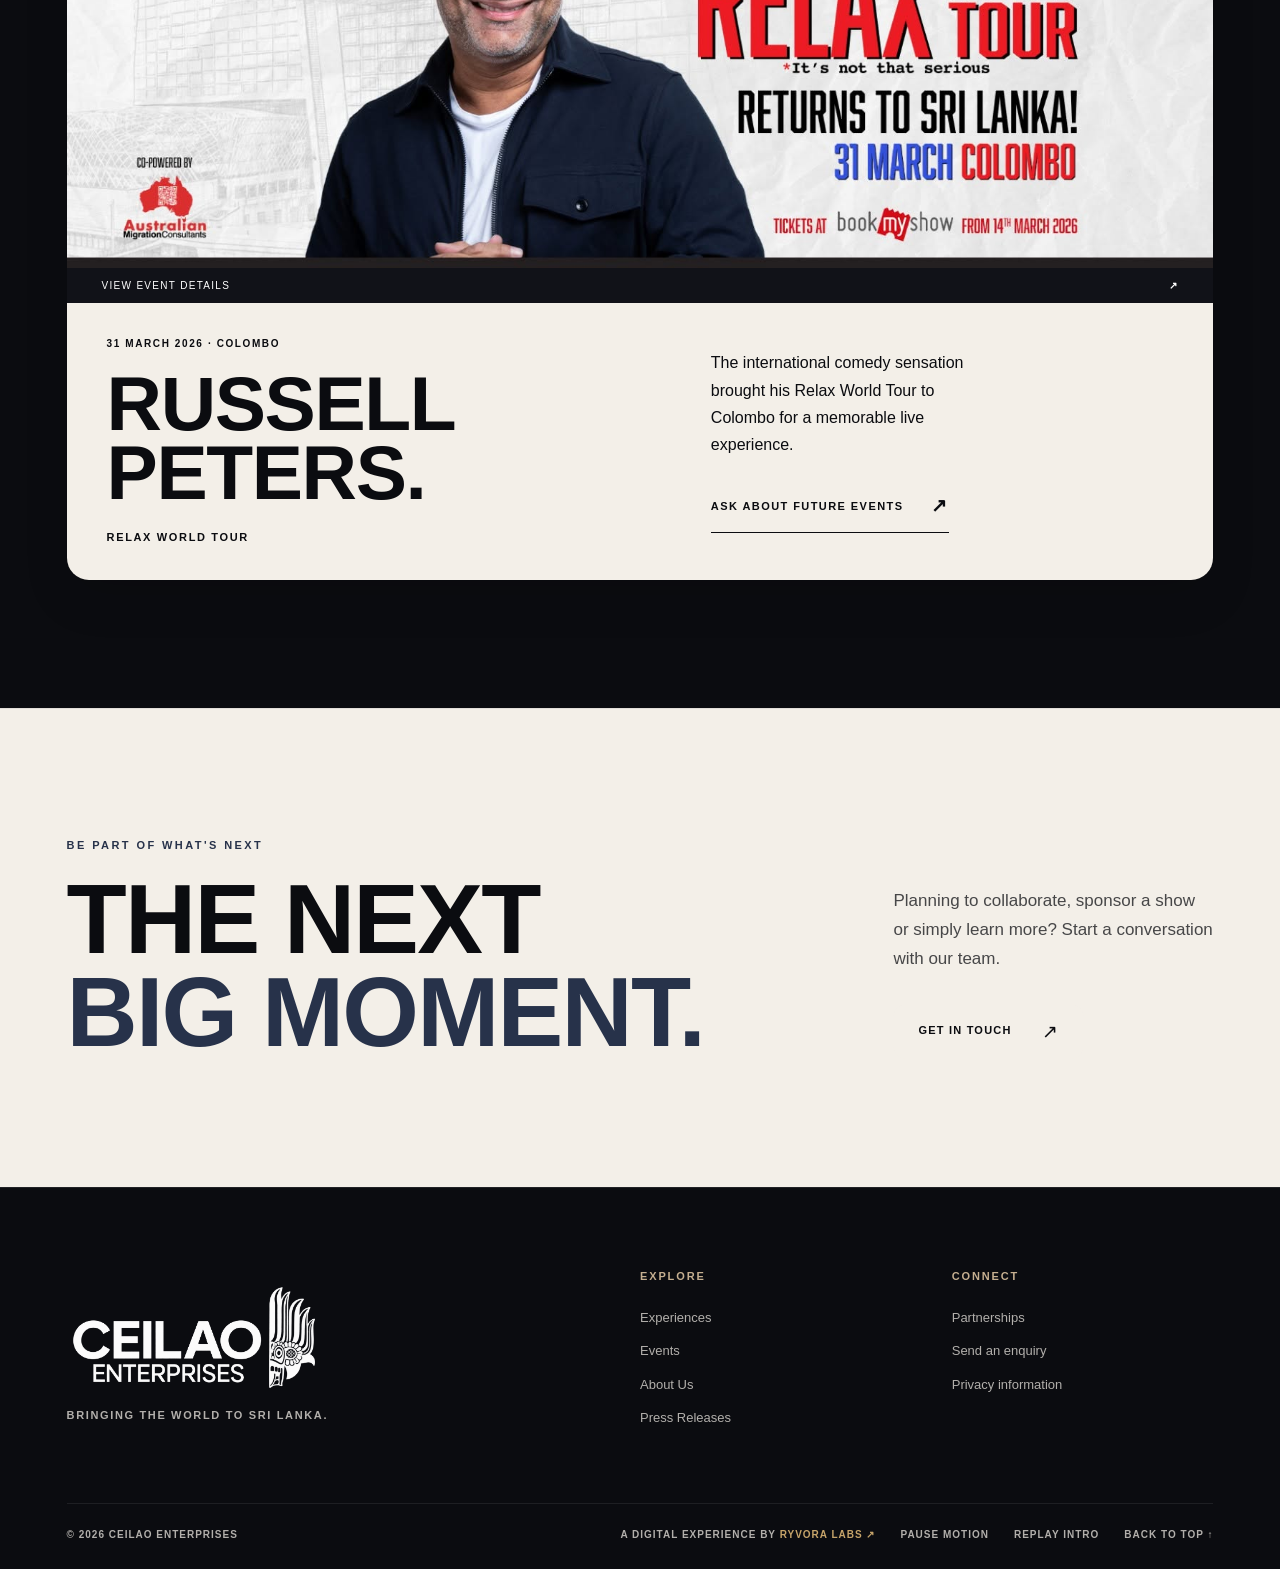
<file: events.html>
<!DOCTYPE html>

<html lang="en"><head>
<meta charset="utf-8"/><meta content="width=device-width,initial-scale=1,viewport-fit=cover" name="viewport"/>
<meta content="#0b0c10" name="theme-color"/><meta content="dark light" name="color-scheme"/>
<meta content="Explore live entertainment in Colombo: Once Upon a Christmas at City of Dreams, 10–12 December 2026, plus highlights from the Russell Peters Relax World Tour." name="description"/>
<link href="assets/favicon.svg" rel="icon" type="image/svg+xml"/><link href="assets/site.css" rel="stylesheet"/><link href="assets/tickets.css" rel="stylesheet"/><link href="assets/event-images.css" rel="stylesheet"/><script defer="" src="assets/site.js"></script>
<title>Upcoming Events in Colombo | Ceilao Enterprises</title>
<link href="https://ceilao.com.au/events.html" rel="canonical"/>
<meta content="website" property="og:type"/>
<meta content="Ceilao Enterprises" property="og:site_name"/>
<meta content="en_LK" property="og:locale"/>
<meta content="https://ceilao.com.au/events.html" property="og:url"/>
<meta content="Upcoming Events in Colombo | Ceilao Enterprises" property="og:title"/>
<meta content="Explore live entertainment in Colombo: Once Upon a Christmas at City of Dreams, 10–12 December 2026, plus highlights from the Russell Peters Relax World Tour." property="og:description"/>
<meta content="https://ceilao.com.au/assets/events/once-upon-a-christmas-official.png" property="og:image"/>
<meta content="Once Upon a Christmas official event poster — Colombo, December 2026" property="og:image:alt"/>
<meta content="summary_large_image" name="twitter:card"/>
<meta content="Upcoming Events in Colombo | Ceilao Enterprises" name="twitter:title"/>
<meta content="Explore live entertainment in Colombo: Once Upon a Christmas at City of Dreams, 10–12 December 2026, plus highlights from the Russell Peters Relax World Tour." name="twitter:description"/>
<meta content="https://ceilao.com.au/assets/events/once-upon-a-christmas-official.png" name="twitter:image"/>
<meta content="index,follow,max-image-preview:large" name="robots"/>
<script type="application/ld+json">{"@context":"https://schema.org","@type":"BreadcrumbList","itemListElement":[{"@type":"ListItem","position":1,"name":"Home","item":"https://ceilao.com.au/"},{"@type":"ListItem","position":2,"name":"Events","item":"https://ceilao.com.au/events.html"}]}</script>
<script type="application/ld+json">{"@context":"https://schema.org","@graph":[{"@type":"Event","@id":"https://ceilao.com.au/events.html#once-upon-a-christmas-10","name":"Once Upon a Christmas – The Greatest Xmas Show (December 10, 2026)","description":"An international Australian circus musical and festive live entertainment experience presented in Colombo by Ceilao Enterprises.","startDate":"2026-12-10T19:30:00+05:30","eventStatus":"https://schema.org/EventScheduled","eventAttendanceMode":"https://schema.org/OfflineEventAttendanceMode","url":"https://ceilao.com.au/events.html#christmas-details","image":"https://ceilao.com.au/assets/events/once-upon-a-christmas-official.png","location":{"@type":"Place","name":"City of Dreams Sri Lanka — Cinnamon Life","address":{"@type":"PostalAddress","streetAddress":"No. 01, Justice Akbar Mawatha","addressLocality":"Colombo 02","addressCountry":"LK"}},"organizer":{"@id":"https://ceilao.com.au/#organization"}},{"@type":"Event","@id":"https://ceilao.com.au/events.html#once-upon-a-christmas-11","name":"Once Upon a Christmas – The Greatest Xmas Show (December 11, 2026)","description":"An international Australian circus musical and festive live entertainment experience presented in Colombo by Ceilao Enterprises.","startDate":"2026-12-11T19:30:00+05:30","eventStatus":"https://schema.org/EventScheduled","eventAttendanceMode":"https://schema.org/OfflineEventAttendanceMode","url":"https://ceilao.com.au/events.html#christmas-details","image":"https://ceilao.com.au/assets/events/once-upon-a-christmas-official.png","location":{"@type":"Place","name":"City of Dreams Sri Lanka — Cinnamon Life","address":{"@type":"PostalAddress","streetAddress":"No. 01, Justice Akbar Mawatha","addressLocality":"Colombo 02","addressCountry":"LK"}},"organizer":{"@id":"https://ceilao.com.au/#organization"}},{"@type":"Event","@id":"https://ceilao.com.au/events.html#once-upon-a-christmas-12","name":"Once Upon a Christmas – The Greatest Xmas Show (December 12, 2026)","description":"An international Australian circus musical and festive live entertainment experience presented in Colombo by Ceilao Enterprises.","startDate":"2026-12-12T19:30:00+05:30","eventStatus":"https://schema.org/EventScheduled","eventAttendanceMode":"https://schema.org/OfflineEventAttendanceMode","url":"https://ceilao.com.au/events.html#christmas-details","image":"https://ceilao.com.au/assets/events/once-upon-a-christmas-official.png","location":{"@type":"Place","name":"City of Dreams Sri Lanka — Cinnamon Life","address":{"@type":"PostalAddress","streetAddress":"No. 01, Justice Akbar Mawatha","addressLocality":"Colombo 02","addressCountry":"LK"}},"organizer":{"@id":"https://ceilao.com.au/#organization"}}]}</script>
</head><body class="events-page" id="top"><a class="skip-link" href="#main">Skip to content</a>
<header class="header" id="header"><div class="shell header-inner">
<a aria-label="Ceilao Enterprises homepage" class="logo" href="index.html"><img alt="Ceilao Enterprises" src="assets/ceilao-logo.webp"/></a>
<nav aria-label="Main navigation" class="nav" id="nav">
<a href="index.html#experiences">Experiences</a><a aria-current="page" href="events.html">Events</a><a href="about.html">About Us</a><a href="press-releases.html">Press Releases</a><a href="index.html#partners">Partnerships</a><div class="nav-actions"><a class="nav-tickets" href="tickets.html">BUY TICKETS <span aria-hidden="true">↗</span></a><button class="nav-cta" data-contact="" type="button">Let's talk <span aria-hidden="true">↗</span></button></div>
</nav><button aria-controls="nav" aria-expanded="false" aria-label="Open menu" class="nav-toggle" id="nav-toggle" type="button"><span></span><span></span></button>
</div></header><main id="main">
<section aria-labelledby="events-hero-title" class="events-hero"><div aria-hidden="true" class="events-photo"></div><div class="shell events-head"><p class="eyebrow light"><i></i> THE EXPERIENCE LINEUP</p><h1 id="events-hero-title">THE SHOW<br/><span>GOES ON.</span></h1><p>Discover what's next—and revisit the moments that brought us together.</p><div class="events-buttons"><a class="btn btn-ticket-gold" href="tickets.html">BUY TICKETS <span aria-hidden="true">↘</span></a><a class="btn btn-glass" href="#past">PAST EXPERIENCES <span aria-hidden="true">↘</span></a></div></div></section>
<section aria-labelledby="next-event" class="event-feature-section block white-block" id="christmas"><div class="shell"><div class="heading-row reveal"><div><p class="eyebrow dark">01 / UPCOMING EVENT</p><h2 id="next-event">NEXT ON<br/><span>THE STAGE.</span></h2></div><p>An international live Christmas production arriving in Colombo this December.</p></div>
<div class="event-feature"><div class="event-art reveal event-art-photo"><a aria-label="Read more about Once Upon a Christmas" class="event-image-link" href="#christmas-details"><img alt="Official Once Upon a Christmas — The Greatest Xmas Show poster, City of Dreams, 10, 11 and 12 December 2026" decoding="async" height="687" loading="eager" src="assets/events/once-upon-a-christmas-official.webp" width="1024"/><span class="event-image-cta">EXPLORE EVENT DETAILS <b aria-hidden="true">↗</b></span></a></div><div class="event-info reveal" id="christmas-details"><p class="eyebrow dark">DECEMBER 2026</p><h3>THE GREATEST<br/>CHRISTMAS SHOW</h3><p>Once Upon a Christmas – The Greatest Xmas Show brings Australian circus artistry, festive music and live entertainment to Colombo for three evening performances.</p><div class="event-facts"><div><span>DATES</span><b>10–12 DECEMBER 2026</b></div><div><span>VENUE</span><b>CITY OF DREAMS, COLOMBO</b></div><div><span>SHOW TIME</span><b>7:30 PM EACH NIGHT</b></div><div><span>EXPERIENCE</span><b>INTERNATIONAL LIVE PRODUCTION</b></div></div><div class="event-ticket-actions"><a class="btn btn-ticket-gold" href="https://in.bookmyshow.com/activities/once-upon-a-christmas-the-greatest-xmas-show/et2z581jxr" rel="noopener noreferrer" target="_blank">BUY TICKETS <span aria-hidden="true">↗</span></a><button class="btn btn-ticket-outline" data-contact="Once Upon a Christmas" type="button">CORPORATE ENQUIRY <span aria-hidden="true">↗</span></button></div><a class="event-media-link" href="press-conference.html">EXPLORE THE 28 OCTOBER PRESS CONFERENCE ↗</a><small>Tickets from LKR 15,000. Booking and payment take place securely with the authorised external box office. <a class="event-tickets-info" href="tickets.html">See all ticket options →</a></small></div></div><div class="event-teaser reveal"><div class="event-teaser-copy"><p class="eyebrow dark">WATCH THE TEASER</p><h3>A FIRST LOOK AT<br/><span>THE SHOW.</span></h3><p>Circus artistry, fire, festive music and live spectacle. Press play for a glimpse of what is coming to City of Dreams, Colombo.</p></div><div class="event-teaser-player"><video controls="" playsinline="" preload="metadata" poster="assets/video/once-upon-a-christmas-poster.webp" aria-label="Once Upon a Christmas teaser video"><source src="assets/video/once-upon-a-christmas-teaser.mp4" type="video/mp4"/>Your browser does not support embedded video. <a href="assets/video/once-upon-a-christmas-teaser.mp4">Download the teaser</a>.</video></div></div></div></section>
<section aria-labelledby="past-title" class="past block" id="past"><div class="shell"><div class="heading-row reveal"><div><p class="eyebrow light">02 / OUR ARCHIVE</p><h2 id="past-title">NIGHTS THAT<br/><span>STAY WITH US.</span></h2></div><p>The lights go down. The memories remain.</p></div><article class="past-feature reveal"><a aria-label="View Russell Peters Relax World Tour event information" class="past-photo-link" href="#past-details"><img alt="Russell Peters — Relax World Tour Sri Lanka official promotional banner, 31 March 2026" decoding="async" height="608" loading="lazy" src="assets/events/russell-peters-official.jpg" width="1600"/><span class="past-photo-caption">VIEW EVENT DETAILS <b aria-hidden="true">↗</b></span></a><div><p>31 MARCH 2026 · COLOMBO</p><h3>RUSSELL<br/>PETERS.</h3><span>RELAX WORLD TOUR</span></div><div class="past-desc" id="past-details"><p>The international comedy sensation brought his Relax World Tour to Colombo for a memorable live experience.</p><button class="text-link" data-contact="" type="button">ASK ABOUT FUTURE EVENTS <span aria-hidden="true">↗</span></button></div></article></div></section>
<section aria-labelledby="contact-title" class="closing block" id="contact"><div class="shell closing-layout"><div><p class="eyebrow light">BE PART OF WHAT'S NEXT</p><h2 id="contact-title">THE NEXT<br/><span>BIG MOMENT.</span></h2></div><div class="closing-aside"><p>Planning to collaborate, sponsor a show or simply learn more? Start a conversation with our team.</p><button class="btn btn-white" data-contact="" type="button">GET IN TOUCH <span aria-hidden="true">↗</span></button></div></div></section>
</main><footer class="footer" id="footer"><div class="shell"><div class="footer-main"><div class="footer-brand"><img alt="Ceilao Enterprises" src="assets/ceilao-logo.webp"/><p>BRINGING THE WORLD TO SRI LANKA.</p></div><div class="footer-col"><span>EXPLORE</span><a href="index.html#experiences">Experiences</a><a href="events.html">Events</a><a href="about.html">About Us</a><a href="press-releases.html">Press Releases</a></div><div class="footer-col"><span>CONNECT</span><a href="index.html#partners">Partnerships</a><button data-contact="" type="button">Send an enquiry</button><a href="privacy.html">Privacy information</a></div></div>
<div class="footer-bottom"><span>© <span id="year">2026</span> CEILAO ENTERPRISES</span><div class="footer-actions"><a aria-label="Ryvora Labs website (opens in a new tab)" class="ryvora-credit" href="https://ryvora.space/" rel="noopener noreferrer" target="_blank">A DIGITAL EXPERIENCE BY <strong>RYVORA LABS ↗</strong></a><button aria-pressed="false" id="motion-switch" type="button">PAUSE MOTION</button><button data-replay="" type="button">REPLAY INTRO</button><a href="#top">BACK TO TOP ↑</a></div></div></div></footer><dialog aria-labelledby="enquiry-heading" class="dialog" id="enquiry"><div class="dialog-wrap"><div class="dialog-heading"><div><span class="eyebrow">MAKE IT HAPPEN</span><h2 id="enquiry-heading">LET'S <span>TALK.</span></h2><p>Tell us what you're planning. We'll get back to you.</p></div><button aria-label="Close enquiry form" class="dialog-close" id="dialog-close" type="button">×</button></div><form accept-charset="UTF-8" action="https://formspree.io/f/mljjwrow" id="enquiry-form" method="POST" name="ceilao-enquiries"><input name="_subject" type="hidden" value="Ceilao Enterprises | New Website Enquiry"/><p class="sr-only"><label>Leave this empty <input autocomplete="off" name="_gotcha" tabindex="-1"/></label></p><div class="form-grid"><label>Your name *<input autocomplete="name" maxlength="120" minlength="2" name="full-name" placeholder="Full name" required="" type="text"/></label><label>Email address *<input autocomplete="email" maxlength="254" name="email" placeholder="you@example.com" required="" type="email"/></label><label>Phone number<input autocomplete="tel" maxlength="35" name="phone" placeholder="Include country code" type="tel"/></label><label>I'm interested in *<select id="inquiry-topic" name="inquiry" required=""><option disabled="" selected="" value="">Select a topic</option><option value="Once Upon a Christmas">Once Upon a Christmas</option><option value="Event production">Event production</option><option value="Sponsorship / partnership">Sponsorship / partnership</option><option value="Artist / talent booking">Artist / talent booking</option><option value="Media collaboration">Media collaboration</option><option value="Other">Something else</option></select></label><label class="full">Tell us more *<textarea maxlength="3000" minlength="10" name="message" placeholder="A few details about your enquiry..." required="" rows="5"></textarea></label></div><button class="btn btn-accent submit" type="submit">SEND ENQUIRY <span aria-hidden="true">↗</span></button><p class="form-note">Your details will be sent to Ceilao Enterprises through our third-party enquiry service. See our <a href="privacy.html" rel="noopener noreferrer" target="_blank">privacy information</a>. * Required.</p></form></div></dialog></body></html>
</file>
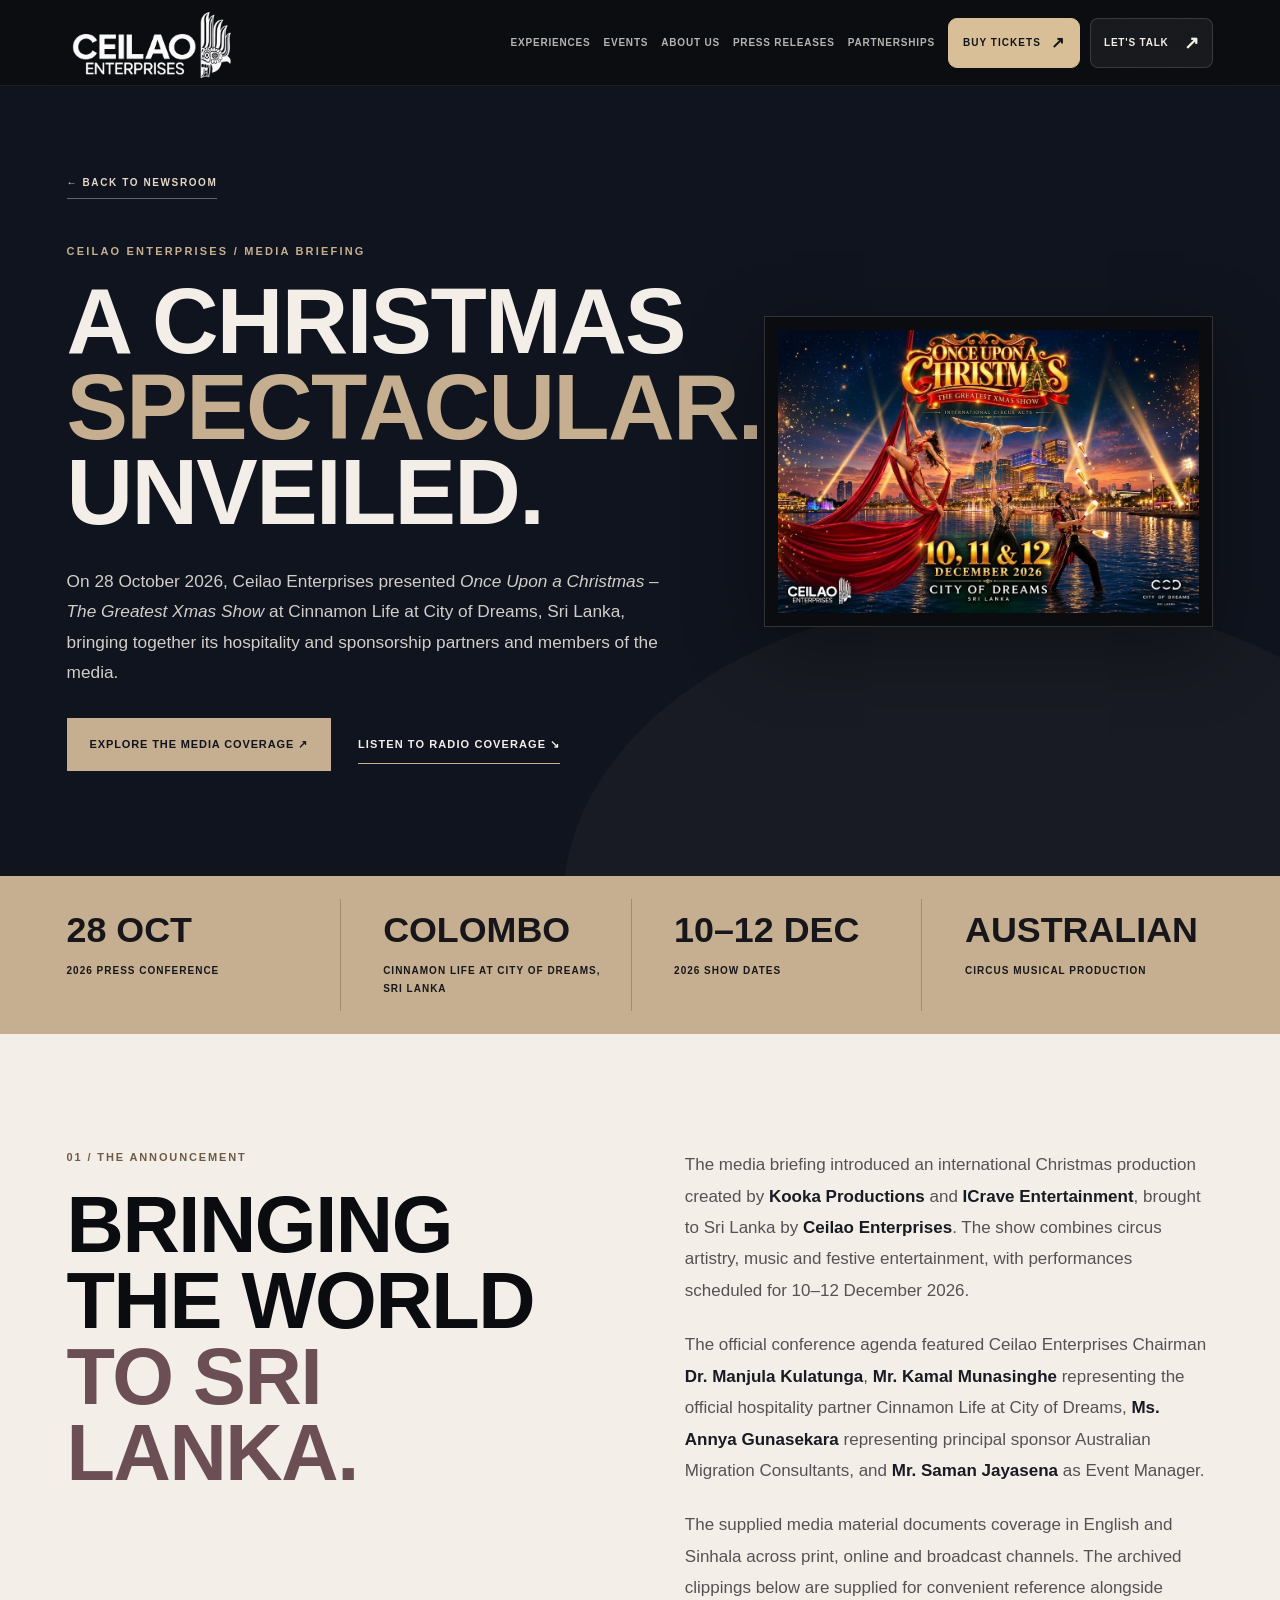
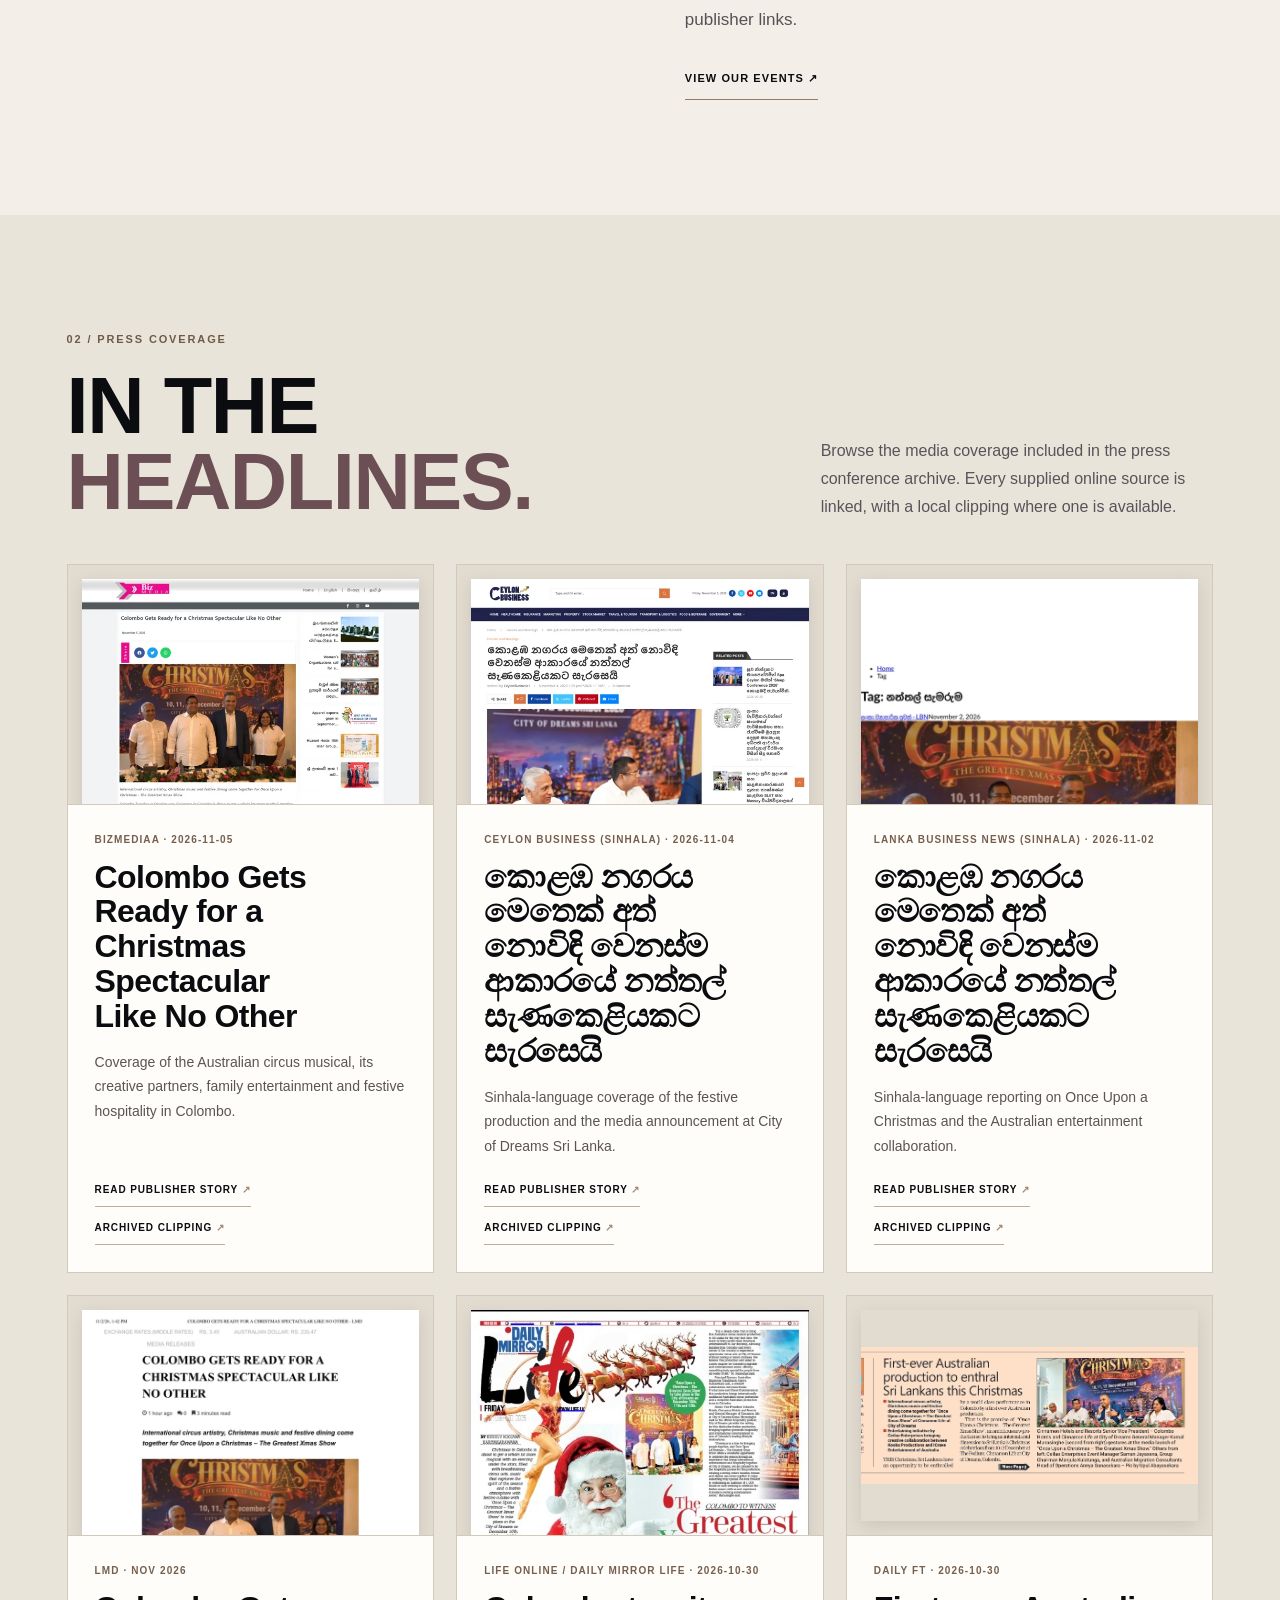
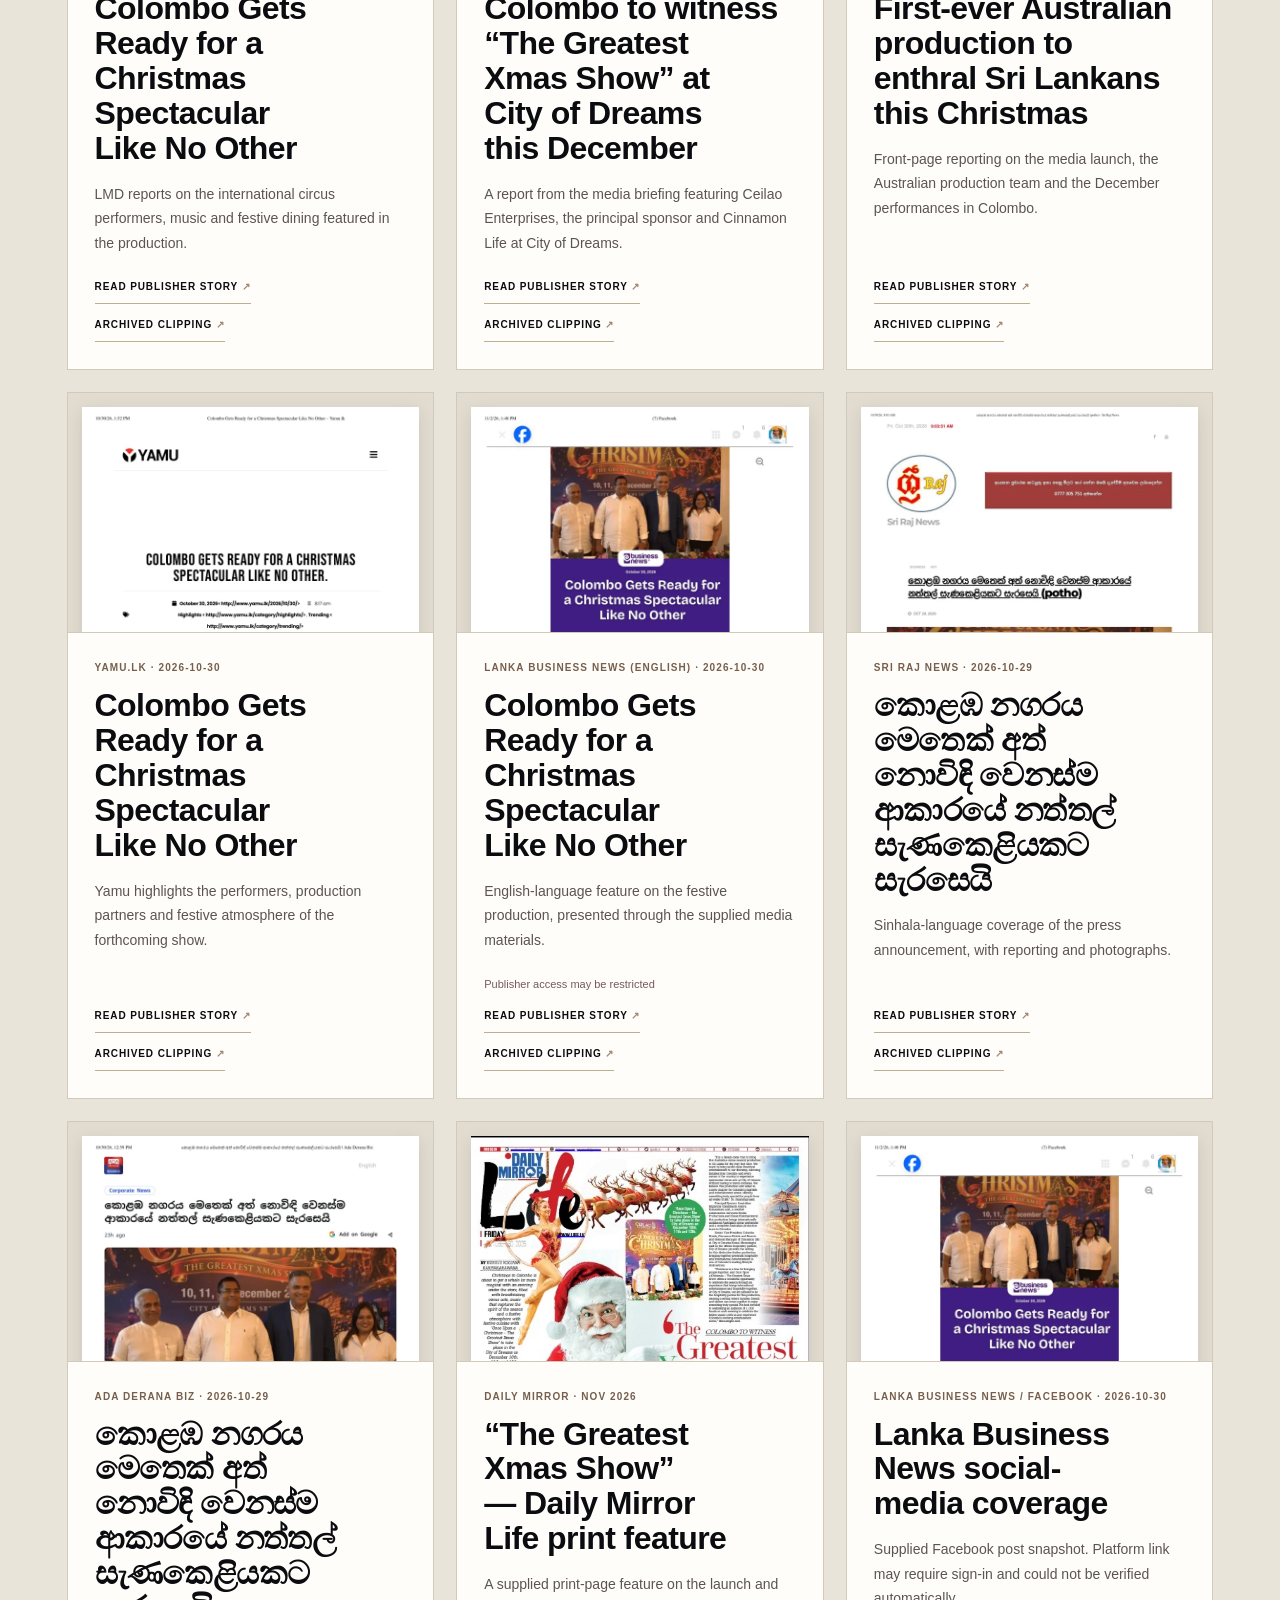
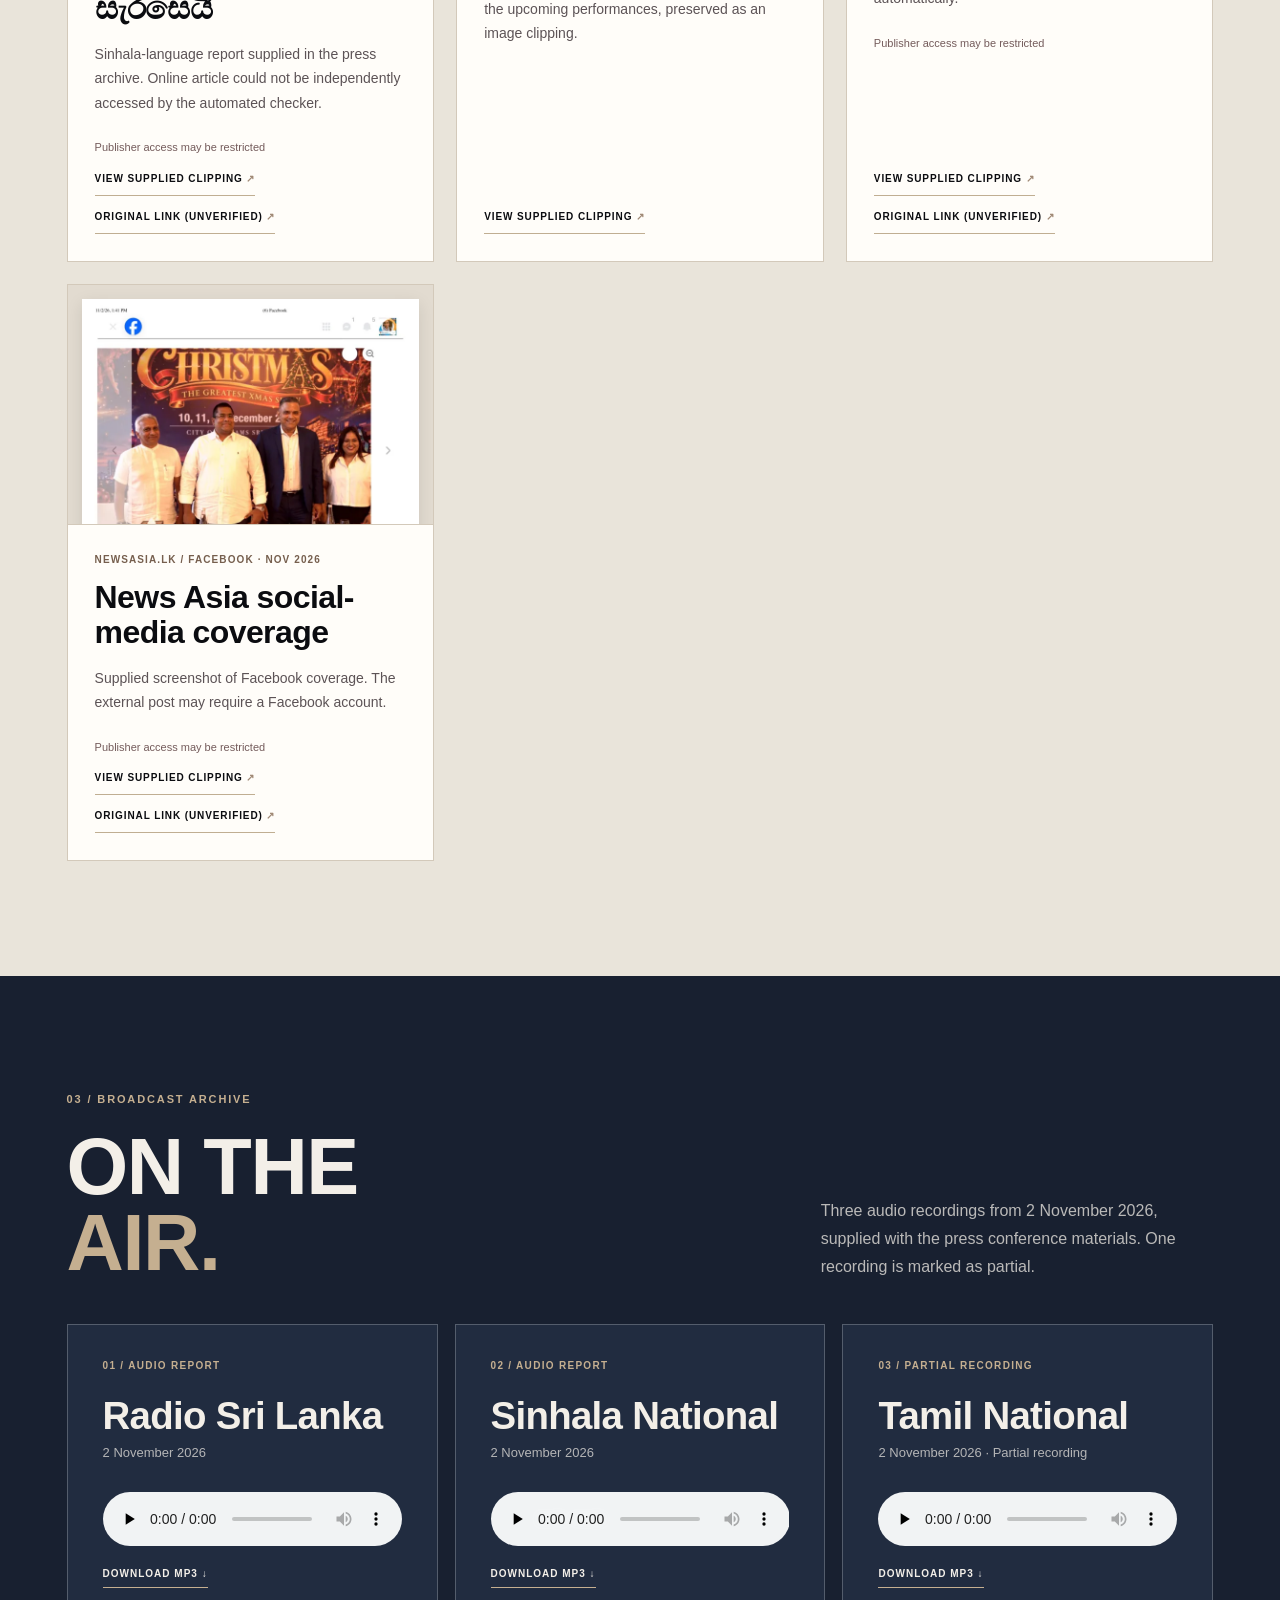
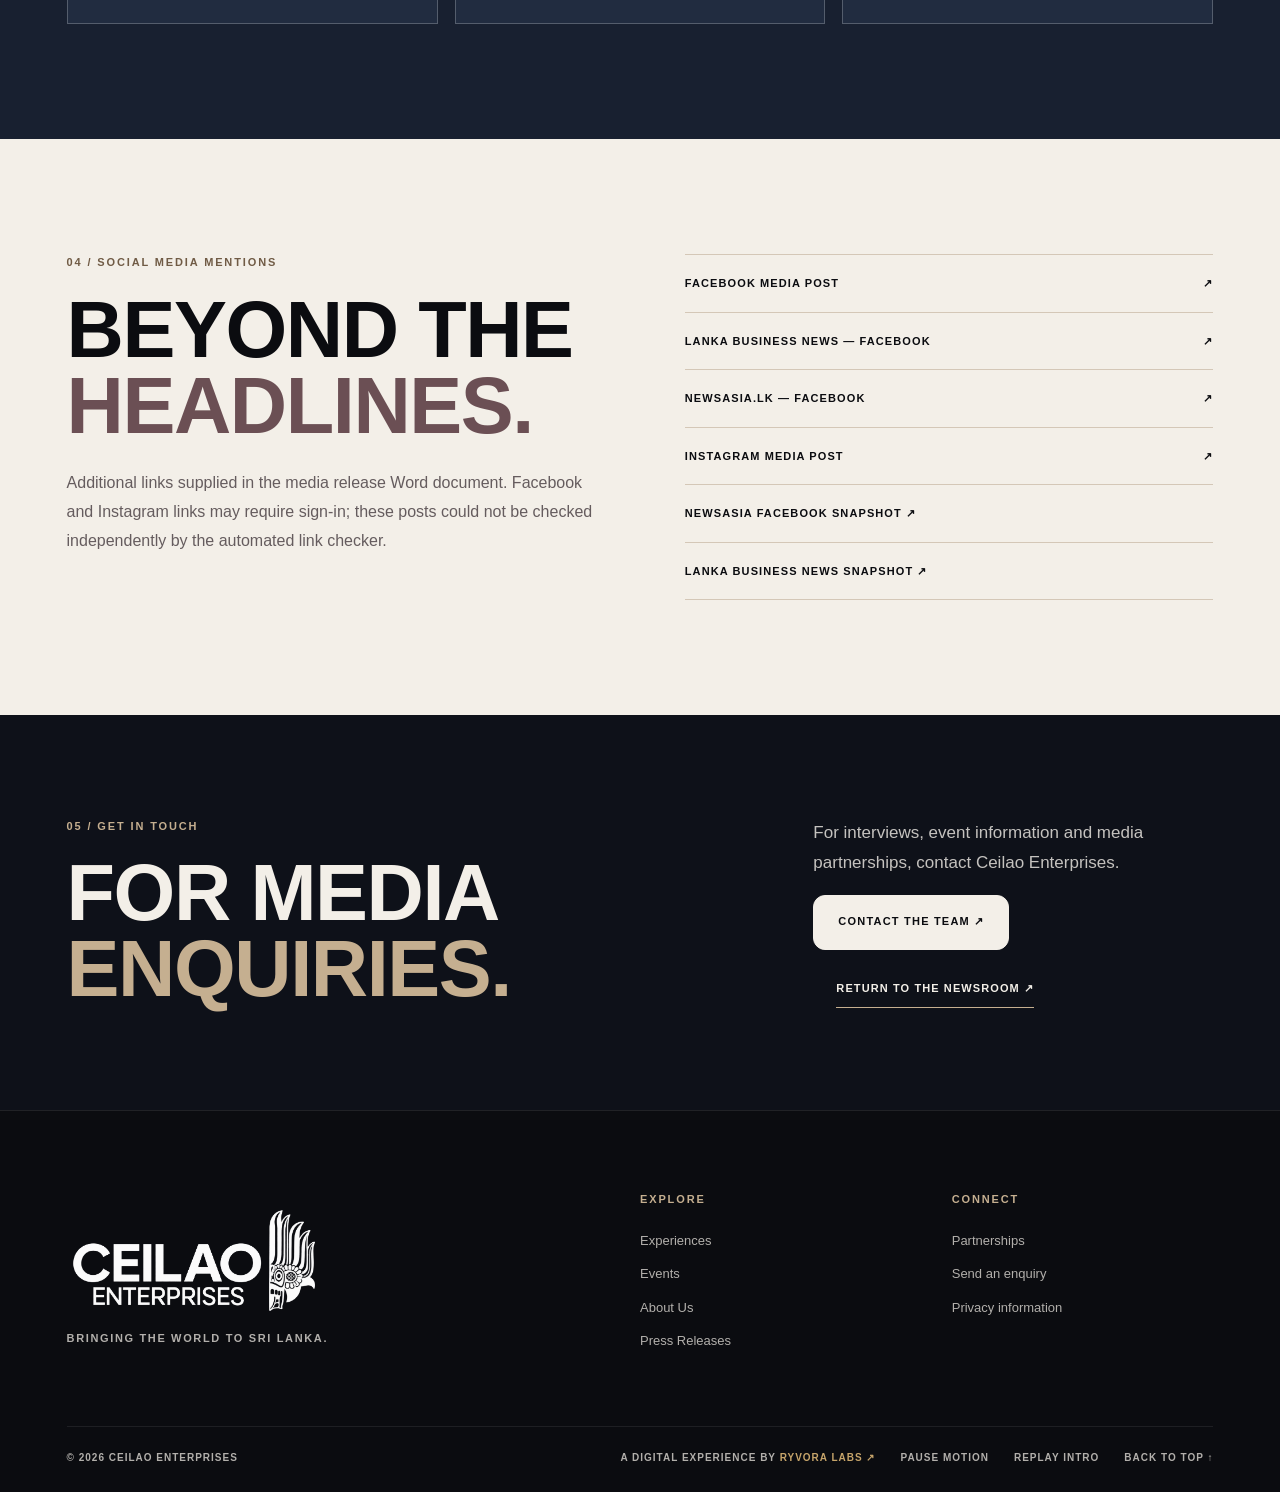
<file: press-conference.html>
<!DOCTYPE html>

<html lang="en"><head>
<meta charset="utf-8"/><meta content="width=device-width,initial-scale=1,viewport-fit=cover" name="viewport"/>
<meta content="#0b0c10" name="theme-color"/><meta content="dark light" name="color-scheme"/>
<meta content="Official media briefing on 28 October 2026: Once Upon a Christmas at City of Dreams Sri Lanka. Coverage, press clippings, social mentions and radio recordings." name="description"/>
<link href="assets/favicon.svg" rel="icon" type="image/svg+xml"/><link href="assets/site.css" rel="stylesheet"/><script defer="" src="assets/site.js"></script>
<title>Press Conference &amp; Media Coverage | Once Upon a Christmas | Ceilao Enterprises</title>
<link href="https://ceilao.com.au/press-conference.html" rel="canonical"/>
<meta content="website" property="og:type"/>
<meta content="Ceilao Enterprises" property="og:site_name"/>
<meta content="en_LK" property="og:locale"/>
<meta content="https://ceilao.com.au/press-conference.html" property="og:url"/>
<meta content="Press Conference | Once Upon a Christmas | Ceilao Enterprises" property="og:title"/>
<meta content="Official media briefing on 28 October 2026: Once Upon a Christmas at City of Dreams Sri Lanka. Coverage, press clippings, social mentions and radio recordings." property="og:description"/>
<meta content="https://ceilao.com.au/assets/press/images/2026-10-30-life-greatest-xmas-show.png" property="og:image"/>
<meta content="Daily Mirror Life coverage of the Christmas show in Colombo" property="og:image:alt"/>
<meta content="summary_large_image" name="twitter:card"/>
<meta content="Press Conference | Once Upon a Christmas" name="twitter:title"/>
<meta content="Official media briefing on 28 October 2026: Once Upon a Christmas at City of Dreams Sri Lanka. Coverage, press clippings, social mentions and radio recordings." name="twitter:description"/>
<meta content="https://ceilao.com.au/assets/press/images/2026-10-30-life-greatest-xmas-show.png" name="twitter:image"/>
<meta content="index,follow,max-image-preview:large" name="robots"/>
<script type="application/ld+json">{"@context": "https://schema.org", "@type": "BreadcrumbList", "itemListElement": [{"@type": "ListItem", "position": 1, "name": "Home", "item": "https://ceilao.com.au/"}, {"@type": "ListItem", "position": 2, "name": "Press Releases", "item": "https://ceilao.com.au/press-releases.html"}, {"@type": "ListItem", "position": 3, "name": "Press Conference", "item": "https://ceilao.com.au/press-conference.html"}]}</script>
<link href="assets/press-conference.css" rel="stylesheet"/></head><body class="press-page pc-page" id="top"><a class="skip-link" href="#main">Skip to content</a>
<header class="header" id="header"><div class="shell header-inner">
<a aria-label="Ceilao Enterprises homepage" class="logo" href="index.html"><img alt="Ceilao Enterprises" src="assets/ceilao-logo.webp"/></a>
<nav aria-label="Main navigation" class="nav" id="nav">
<a href="index.html#experiences">Experiences</a><a href="events.html">Events</a><a href="about.html">About Us</a><a aria-current="false" href="press-releases.html">Press Releases</a><a href="index.html#partners">Partnerships</a><div class="nav-actions"><a class="nav-tickets" href="tickets.html">BUY TICKETS <span aria-hidden="true">↗</span></a><button class="nav-cta" data-contact="" type="button">Let's talk <span aria-hidden="true">↗</span></button></div>
</nav><button aria-controls="nav" aria-expanded="false" aria-label="Open menu" class="nav-toggle" id="nav-toggle" type="button"><span></span><span></span></button>
</div></header>
<main class="press-main pc-main" id="main"><section aria-labelledby="pc-title" class="pc-hero"><div class="shell pc-hero-layout"><div class="pc-hero-text"><a class="pc-back" href="press-releases.html">← BACK TO NEWSROOM</a><p class="pc-eyebrow">CEILAO ENTERPRISES / MEDIA BRIEFING</p><h1 id="pc-title">A CHRISTMAS<br/><span>SPECTACULAR.</span><br/>UNVEILED.</h1><p>On 28 October 2026, Ceilao Enterprises presented <em>Once Upon a Christmas – The Greatest Xmas Show</em> at Cinnamon Life at City of Dreams, Sri Lanka, bringing together its hospitality and sponsorship partners and members of the media.</p><div class="pc-hero-actions"><a class="pc-solid-link" href="#media-coverage">EXPLORE THE MEDIA COVERAGE ↗</a><a class="pc-text-link" href="#radio-coverage">LISTEN TO RADIO COVERAGE ↘</a></div></div><div class="pc-hero-poster"><img alt="Once Upon a Christmas – The Greatest Xmas Show official event visual" src="assets/events/once-upon-a-christmas-official.webp"/></div></div></section><section aria-label="Press conference and production details" class="pc-facts"><div class="shell pc-facts-grid"><div><strong>28 OCT</strong><span>2026 PRESS CONFERENCE</span></div><div><strong>COLOMBO</strong><span>CINNAMON LIFE AT CITY OF DREAMS, SRI LANKA</span></div><div><strong>10–12 DEC</strong><span>2026 SHOW DATES</span></div><div><strong>AUSTRALIAN</strong><span>CIRCUS MUSICAL PRODUCTION</span></div></div></section><section aria-labelledby="pc-story-title" class="pc-story shell"><div><p class="press-section-label">01 / THE ANNOUNCEMENT</p><h2 id="pc-story-title">BRINGING THE WORLD<br/><span>TO SRI LANKA.</span></h2></div><div class="pc-story-copy"><p>The media briefing introduced an international Christmas production created by <strong>Kooka Productions</strong> and <strong>ICrave Entertainment</strong>, brought to Sri Lanka by <strong>Ceilao Enterprises</strong>. The show combines circus artistry, music and festive entertainment, with performances scheduled for 10–12 December 2026.</p><p>The official conference agenda featured Ceilao Enterprises Chairman <strong>Dr. Manjula Kulatunga</strong>, <strong>Mr. Kamal Munasinghe</strong> representing the official hospitality partner Cinnamon Life at City of Dreams, <strong>Ms. Annya Gunasekara</strong> representing principal sponsor Australian Migration Consultants, and <strong>Mr. Saman Jayasena</strong> as Event Manager.</p><p>The supplied media material documents coverage in English and Sinhala across print, online and broadcast channels. The archived clippings below are supplied for convenient reference alongside publisher links.</p><a class="pc-inline-link" href="events.html">VIEW OUR EVENTS ↗</a></div></section><section aria-labelledby="pc-coverage-title" class="pc-coverage" id="media-coverage"><div class="shell"><div class="pc-section-heading"><div><p class="press-section-label">02 / PRESS COVERAGE</p><h2 id="pc-coverage-title">IN THE<br/><span>HEADLINES.</span></h2></div><p>Browse the media coverage included in the press conference archive. Every supplied online source is linked, with a local clipping where one is available.</p></div><div class="pc-outlets"><article class="pc-outlet"><div class="pc-outlet-image"><img alt="Clipping from Bizmediaa" loading="lazy" src="assets/press/images/bizmediaa.webp"/></div><div class="pc-outlet-copy"><p class="pc-outlet-kicker">Bizmediaa · 2026-11-05</p><h3>Colombo Gets Ready for a Christmas Spectacular Like No Other</h3><p>Coverage of the Australian circus musical, its creative partners, family entertainment and festive hospitality in Colombo.</p><div class="pc-outlet-links"><a href="https://bizmediaa.com/colombo-gets-ready-for-a-christmas-spectacular-like-no-other/" rel="noopener noreferrer" target="_blank">READ PUBLISHER STORY <span aria-hidden="true">↗</span></a><a href="assets/press/clippings/bizmediaa.pdf" rel="noopener noreferrer" target="_blank">ARCHIVED CLIPPING <span aria-hidden="true">↗</span></a></div></div></article><article class="pc-outlet"><div class="pc-outlet-image"><img alt="Clipping from Ceylon Business (Sinhala)" loading="lazy" src="assets/press/images/ceylon-business.webp"/></div><div class="pc-outlet-copy"><p class="pc-outlet-kicker">Ceylon Business (Sinhala) · 2026-11-04</p><h3>කොළඹ නගරය මෙතෙක් අත් නොවිඳි වෙනස්ම ආකාරයේ නත්තල් සැණකෙළියකට සැරසෙයි</h3><p>Sinhala-language coverage of the festive production and the media announcement at City of Dreams Sri Lanka.</p><div class="pc-outlet-links"><a href="https://sinhala.ceylonbusiness.lk/2026/11/04/forum-and-meeting/39781/%e0%b6%9a%e0%b7%9c%e0%b7%85%e0%b6%b9-%e0%b6%b1%e0%b6%9c%e0%b6%bb%e0%b6%ba-%e0%b6%b8%e0%b7%99%e0%b6%ad%e0%b7%99%e0%b6%9a%e0%b7%8a-%e0%b6%85%e0%b6%ad%e0%b7%8a-%e0%b6%b1%e0%b7%9c%e0%b7%80%e0%b7%92-2/" rel="noopener noreferrer" target="_blank">READ PUBLISHER STORY <span aria-hidden="true">↗</span></a><a href="assets/press/clippings/ceylon-business-sinhala.pdf" rel="noopener noreferrer" target="_blank">ARCHIVED CLIPPING <span aria-hidden="true">↗</span></a></div></div></article><article class="pc-outlet"><div class="pc-outlet-image"><img alt="Clipping from Lanka Business News (Sinhala)" loading="lazy" src="assets/press/images/lbn-sinhala.webp"/></div><div class="pc-outlet-copy"><p class="pc-outlet-kicker">Lanka Business News (Sinhala) · 2026-11-02</p><h3>කොළඹ නගරය මෙතෙක් අත් නොවිඳි වෙනස්ම ආකාරයේ නත්තල් සැණකෙළියකට සැරසෙයි</h3><p>Sinhala-language reporting on Once Upon a Christmas and the Australian entertainment collaboration.</p><div class="pc-outlet-links"><a href="https://sinhala.lankabusinessnews.com/once-upon-a-christmas-colombo/" rel="noopener noreferrer" target="_blank">READ PUBLISHER STORY <span aria-hidden="true">↗</span></a><a href="assets/press/clippings/sinhala-lanka-business-news.pdf" rel="noopener noreferrer" target="_blank">ARCHIVED CLIPPING <span aria-hidden="true">↗</span></a></div></div></article><article class="pc-outlet"><div class="pc-outlet-image"><img alt="Clipping from LMD" loading="lazy" src="assets/press/images/lmd.webp"/></div><div class="pc-outlet-copy"><p class="pc-outlet-kicker">LMD · NOV 2026</p><h3>Colombo Gets Ready for a Christmas Spectacular Like No Other</h3><p>LMD reports on the international circus performers, music and festive dining featured in the production.</p><div class="pc-outlet-links"><a href="https://lmd.lk/colombo-ready-for-christmas/" rel="noopener noreferrer" target="_blank">READ PUBLISHER STORY <span aria-hidden="true">↗</span></a><a href="assets/press/clippings/lmd.pdf" rel="noopener noreferrer" target="_blank">ARCHIVED CLIPPING <span aria-hidden="true">↗</span></a></div></div></article><article class="pc-outlet"><div class="pc-outlet-image"><img alt="Clipping from Life Online / Daily Mirror Life" loading="lazy" src="assets/press/images/2026-10-30-life-greatest-xmas-show.webp"/></div><div class="pc-outlet-copy"><p class="pc-outlet-kicker">Life Online / Daily Mirror Life · 2026-10-30</p><h3>Colombo to witness “The Greatest Xmas Show” at City of Dreams this December</h3><p>A report from the media briefing featuring Ceilao Enterprises, the principal sponsor and Cinnamon Life at City of Dreams.</p><div class="pc-outlet-links"><a href="https://www.life.lk/article/entertainment/Colombo-to-witness-The-Greatest-Xmas-Show-ever-in-City-of-Dreams-this-December/33/22113" rel="noopener noreferrer" target="_blank">READ PUBLISHER STORY <span aria-hidden="true">↗</span></a><a href="assets/press/clippings/life-online.pdf" rel="noopener noreferrer" target="_blank">ARCHIVED CLIPPING <span aria-hidden="true">↗</span></a></div></div></article><article class="pc-outlet"><div class="pc-outlet-image"><img alt="Clipping from Daily FT" loading="lazy" src="assets/press/images/daily-ft.webp"/></div><div class="pc-outlet-copy"><p class="pc-outlet-kicker">Daily FT · 2026-10-30</p><h3>First-ever Australian production to enthral Sri Lankans this Christmas</h3><p>Front-page reporting on the media launch, the Australian production team and the December performances in Colombo.</p><div class="pc-outlet-links"><a href="https://www.ft.lk/front-page/First-ever-Australian-production-to-enthral-Sri-Lankans-this-Christmas/44-799361" rel="noopener noreferrer" target="_blank">READ PUBLISHER STORY <span aria-hidden="true">↗</span></a><a href="assets/press/clippings/daily-ft-front-page-excerpt.pdf" rel="noopener noreferrer" target="_blank">ARCHIVED CLIPPING <span aria-hidden="true">↗</span></a></div></div></article><article class="pc-outlet"><div class="pc-outlet-image"><img alt="Clipping from Yamu.lk" loading="lazy" src="assets/press/images/yamu.webp"/></div><div class="pc-outlet-copy"><p class="pc-outlet-kicker">Yamu.lk · 2026-10-30</p><h3>Colombo Gets Ready for a Christmas Spectacular Like No Other</h3><p>Yamu highlights the performers, production partners and festive atmosphere of the forthcoming show.</p><div class="pc-outlet-links"><a href="https://www.yamu.lk/highlights/colombo-gets-ready-for-a-christmas-spectacular-like-no-other/" rel="noopener noreferrer" target="_blank">READ PUBLISHER STORY <span aria-hidden="true">↗</span></a><a href="assets/press/clippings/yamu.pdf" rel="noopener noreferrer" target="_blank">ARCHIVED CLIPPING <span aria-hidden="true">↗</span></a></div></div></article><article class="pc-outlet"><div class="pc-outlet-image"><img alt="Clipping from Lanka Business News (English)" loading="lazy" src="assets/press/images/lbn-facebook.webp"/></div><div class="pc-outlet-copy"><p class="pc-outlet-kicker">Lanka Business News (English) · 2026-10-30</p><h3>Colombo Gets Ready for a Christmas Spectacular Like No Other</h3><p>English-language feature on the festive production, presented through the supplied media materials.</p><span class="pc-link-note">Publisher access may be restricted</span><div class="pc-outlet-links"><a href="https://www.lankabusinessnews.com/colombo-gets-ready-for-a-christmas-spectacular-like-no-other/" rel="noopener noreferrer" target="_blank">READ PUBLISHER STORY <span aria-hidden="true">↗</span></a><a href="assets/press/clippings/lanka-business-news-facebook.pdf" rel="noopener noreferrer" target="_blank">ARCHIVED CLIPPING <span aria-hidden="true">↗</span></a></div></div></article><article class="pc-outlet"><div class="pc-outlet-image"><img alt="Clipping from Sri Raj News" loading="lazy" src="assets/press/images/sri-raj.webp"/></div><div class="pc-outlet-copy"><p class="pc-outlet-kicker">Sri Raj News · 2026-10-29</p><h3>කොළඹ නගරය මෙතෙක් අත් නොවිඳි වෙනස්ම ආකාරයේ නත්තල් සැණකෙළියකට සැරසෙයි</h3><p>Sinhala-language coverage of the press announcement, with reporting and photographs.</p><div class="pc-outlet-links"><a href="https://www.srirajnews.com/%e0%b6%9a%e0%b7%9c%e0%b7%85%e0%b6%b9-%e0%b6%b1%e0%b6%9c%e0%b6%bb%e0%b6%ba-%e0%b6%b8%e0%b7%99%e0%b6%ad%e0%b7%99%e0%b6%9a%e0%b7%8a-%e0%b6%85%e0%b6%ad%e0%b7%8a-%e0%b6%b1%e0%b7%9c%e0%b7%80%e0%b7%92/" rel="noopener noreferrer" target="_blank">READ PUBLISHER STORY <span aria-hidden="true">↗</span></a><a href="assets/press/clippings/sri-raj-news.pdf" rel="noopener noreferrer" target="_blank">ARCHIVED CLIPPING <span aria-hidden="true">↗</span></a></div></div></article><article class="pc-outlet"><div class="pc-outlet-image"><img alt="Clipping from Ada Derana Biz" loading="lazy" src="assets/press/images/ada-derana.webp"/></div><div class="pc-outlet-copy"><p class="pc-outlet-kicker">Ada Derana Biz · 2026-10-29</p><h3>කොළඹ නගරය මෙතෙක් අත් නොවිඳි වෙනස්ම ආකාරයේ නත්තල් සැණකෙළියකට සැරසෙයි</h3><p>Sinhala-language report supplied in the press archive. Online article could not be independently accessed by the automated checker.</p><span class="pc-link-note">Publisher access may be restricted</span><div class="pc-outlet-links"><a href="assets/press/clippings/ada-derana-biz.pdf" rel="noopener noreferrer" target="_blank">VIEW SUPPLIED CLIPPING <span aria-hidden="true">↗</span></a><a href="https://biz.adaderana.lk/news/250040" rel="noopener noreferrer" target="_blank">ORIGINAL LINK (UNVERIFIED) <span aria-hidden="true">↗</span></a></div></div></article><article class="pc-outlet"><div class="pc-outlet-image"><img alt="Clipping from Daily Mirror" loading="lazy" src="assets/press/images/daily-mirror.jpeg"/></div><div class="pc-outlet-copy"><p class="pc-outlet-kicker">Daily Mirror · NOV 2026</p><h3>“The Greatest Xmas Show” — Daily Mirror Life print feature</h3><p>A supplied print-page feature on the launch and the upcoming performances, preserved as an image clipping.</p><div class="pc-outlet-links"><a href="assets/press/clippings/daily-mirror-life-newspaper.jpeg" rel="noopener noreferrer" target="_blank">VIEW SUPPLIED CLIPPING <span aria-hidden="true">↗</span></a></div></div></article><article class="pc-outlet"><div class="pc-outlet-image"><img alt="Clipping from Lanka Business News / Facebook" loading="lazy" src="assets/press/images/lbn-facebook.webp"/></div><div class="pc-outlet-copy"><p class="pc-outlet-kicker">Lanka Business News / Facebook · 2026-10-30</p><h3>Lanka Business News social-media coverage</h3><p>Supplied Facebook post snapshot. Platform link may require sign-in and could not be verified automatically.</p><span class="pc-link-note">Publisher access may be restricted</span><div class="pc-outlet-links"><a href="assets/press/clippings/lanka-business-news-facebook.pdf" rel="noopener noreferrer" target="_blank">VIEW SUPPLIED CLIPPING <span aria-hidden="true">↗</span></a><a href="https://www.facebook.com/photo/?fbid=1625316482943086&amp;set=a.485206186954127" rel="noopener noreferrer" target="_blank">ORIGINAL LINK (UNVERIFIED) <span aria-hidden="true">↗</span></a></div></div></article><article class="pc-outlet"><div class="pc-outlet-image"><img alt="Clipping from NewsAsia.lk / Facebook" loading="lazy" src="assets/press/images/news-asia.webp"/></div><div class="pc-outlet-copy"><p class="pc-outlet-kicker">NewsAsia.lk / Facebook · NOV 2026</p><h3>News Asia social-media coverage</h3><p>Supplied screenshot of Facebook coverage. The external post may require a Facebook account.</p><span class="pc-link-note">Publisher access may be restricted</span><div class="pc-outlet-links"><a href="assets/press/clippings/news-asia-facebook.pdf" rel="noopener noreferrer" target="_blank">VIEW SUPPLIED CLIPPING <span aria-hidden="true">↗</span></a><a href="https://www.facebook.com/photo/?fbid=1783102673815881&amp;set=pcb.1783104057149076" rel="noopener noreferrer" target="_blank">ORIGINAL LINK (UNVERIFIED) <span aria-hidden="true">↗</span></a></div></div></article></div></div></section><section aria-labelledby="pc-radio-title" class="pc-radio" id="radio-coverage"><div class="shell"><div class="pc-section-heading"><div><p class="press-section-label">03 / BROADCAST ARCHIVE</p><h2 id="pc-radio-title">ON THE<br/><span>AIR.</span></h2></div><p>Three audio recordings from 2 November 2026, supplied with the press conference materials. One recording is marked as partial.</p></div><div class="pc-audio-grid"><article><span>01 / AUDIO REPORT</span><h3>Radio Sri Lanka</h3><p>2 November 2026</p><audio controls="" preload="none" src="assets/press/audio/radio-sri-lanka-2026-11-02.mp3">Your browser does not support audio playback.</audio><a download="" href="assets/press/audio/radio-sri-lanka-2026-11-02.mp3">DOWNLOAD MP3 ↓</a></article><article><span>02 / AUDIO REPORT</span><h3>Sinhala National</h3><p>2 November 2026</p><audio controls="" preload="none" src="assets/press/audio/sinhala-national-2026-11-02.mp3">Your browser does not support audio playback.</audio><a download="" href="assets/press/audio/sinhala-national-2026-11-02.mp3">DOWNLOAD MP3 ↓</a></article><article><span>03 / PARTIAL RECORDING</span><h3>Tamil National</h3><p>2 November 2026 · Partial recording</p><audio controls="" preload="none" src="assets/press/audio/tamil-national-partial-2026-11-02.mp3">Your browser does not support audio playback.</audio><a download="" href="assets/press/audio/tamil-national-partial-2026-11-02.mp3">DOWNLOAD MP3 ↓</a></article></div></div></section><section aria-labelledby="pc-social-title" class="pc-social"><div class="shell pc-social-layout"><div><p class="press-section-label">04 / SOCIAL MEDIA MENTIONS</p><h2 id="pc-social-title">BEYOND THE<br/><span>HEADLINES.</span></h2><p>Additional links supplied in the media release Word document. Facebook and Instagram links may require sign-in; these posts could not be checked independently by the automated link checker.</p></div><div class="pc-social-links"><a href="https://www.facebook.com/100064762834089/posts/1595886475913432/" rel="noopener noreferrer" target="_blank">FACEBOOK MEDIA POST <span aria-hidden="true">↗</span></a><a href="https://www.facebook.com/photo/?fbid=1625316482943086&amp;set=a.485206186954127" rel="noopener noreferrer" target="_blank">LANKA BUSINESS NEWS — FACEBOOK <span aria-hidden="true">↗</span></a><a href="https://www.facebook.com/photo/?fbid=1783102673815881&amp;set=pcb.1783104057149076" rel="noopener noreferrer" target="_blank">NEWSASIA.LK — FACEBOOK <span aria-hidden="true">↗</span></a><a href="https://www.instagram.com/p/DfHM8USuNXX/" rel="noopener noreferrer" target="_blank">INSTAGRAM MEDIA POST <span aria-hidden="true">↗</span></a><a href="assets/press/clippings/news-asia-facebook.pdf" rel="noopener noreferrer" target="_blank">NEWSASIA FACEBOOK SNAPSHOT ↗</a><a href="assets/press/clippings/lanka-business-news-facebook.pdf" rel="noopener noreferrer" target="_blank">LANKA BUSINESS NEWS SNAPSHOT ↗</a></div></div></section><section aria-labelledby="pc-contact-title" class="pc-contact"><div class="shell pc-contact-grid"><div><p class="press-section-label">05 / GET IN TOUCH</p><h2 id="pc-contact-title">FOR MEDIA<br/><span>ENQUIRIES.</span></h2></div><div><p>For interviews, event information and media partnerships, contact Ceilao Enterprises.</p><button class="btn btn-white" data-contact="Media collaboration" type="button">CONTACT THE TEAM ↗</button><a class="pc-text-link" href="press-releases.html">RETURN TO THE NEWSROOM ↗</a></div></div></section></main>
<footer class="footer" id="footer"><div class="shell"><div class="footer-main"><div class="footer-brand"><img alt="Ceilao Enterprises" src="assets/ceilao-logo.webp"/><p>BRINGING THE WORLD TO SRI LANKA.</p></div><div class="footer-col"><span>EXPLORE</span><a href="index.html#experiences">Experiences</a><a href="events.html">Events</a><a href="about.html">About Us</a><a href="press-releases.html">Press Releases</a></div><div class="footer-col"><span>CONNECT</span><a href="index.html#partners">Partnerships</a><button data-contact="" type="button">Send an enquiry</button><a href="privacy.html">Privacy information</a></div></div>
<div class="footer-bottom"><span>© <span id="year">2026</span> CEILAO ENTERPRISES</span><div class="footer-actions"><a aria-label="Ryvora Labs website (opens in a new tab)" class="ryvora-credit" href="https://ryvora.space/" rel="noopener noreferrer" target="_blank">A DIGITAL EXPERIENCE BY <strong>RYVORA LABS ↗</strong></a><button aria-pressed="false" id="motion-switch" type="button">PAUSE MOTION</button><button data-replay="" type="button">REPLAY INTRO</button><a href="#top">BACK TO TOP ↑</a></div></div></div></footer><dialog aria-labelledby="enquiry-heading" class="dialog" id="enquiry"><div class="dialog-wrap"><div class="dialog-heading"><div><span class="eyebrow">MAKE IT HAPPEN</span><h2 id="enquiry-heading">LET'S <span>TALK.</span></h2><p>Tell us what you're planning. We'll get back to you.</p></div><button aria-label="Close enquiry form" class="dialog-close" id="dialog-close" type="button">×</button></div><form accept-charset="UTF-8" action="https://formspree.io/f/mljjwrow" id="enquiry-form" method="POST" name="ceilao-enquiries"><input name="_subject" type="hidden" value="Ceilao Enterprises | New Website Enquiry"/><p class="sr-only"><label>Leave this empty <input autocomplete="off" name="_gotcha" tabindex="-1"/></label></p><div class="form-grid"><label>Your name *<input autocomplete="name" maxlength="120" minlength="2" name="full-name" placeholder="Full name" required="" type="text"/></label><label>Email address *<input autocomplete="email" maxlength="254" name="email" placeholder="you@example.com" required="" type="email"/></label><label>Phone number<input autocomplete="tel" maxlength="35" name="phone" placeholder="Include country code" type="tel"/></label><label>I'm interested in *<select id="inquiry-topic" name="inquiry" required=""><option disabled="" selected="" value="">Select a topic</option><option value="Once Upon a Christmas">Once Upon a Christmas</option><option value="Event production">Event production</option><option value="Sponsorship / partnership">Sponsorship / partnership</option><option value="Artist / talent booking">Artist / talent booking</option><option value="Media collaboration">Media collaboration</option><option value="Other">Something else</option></select></label><label class="full">Tell us more *<textarea maxlength="3000" minlength="10" name="message" placeholder="A few details about your enquiry..." required="" rows="5"></textarea></label></div><button class="btn btn-accent submit" type="submit">SEND ENQUIRY <span aria-hidden="true">↗</span></button><p class="form-note">Your details will be sent to Ceilao Enterprises through our third-party enquiry service. See our <a href="privacy.html" rel="noopener noreferrer" target="_blank">privacy information</a>. * Required.</p></form></div></dialog></body></html>
</file>
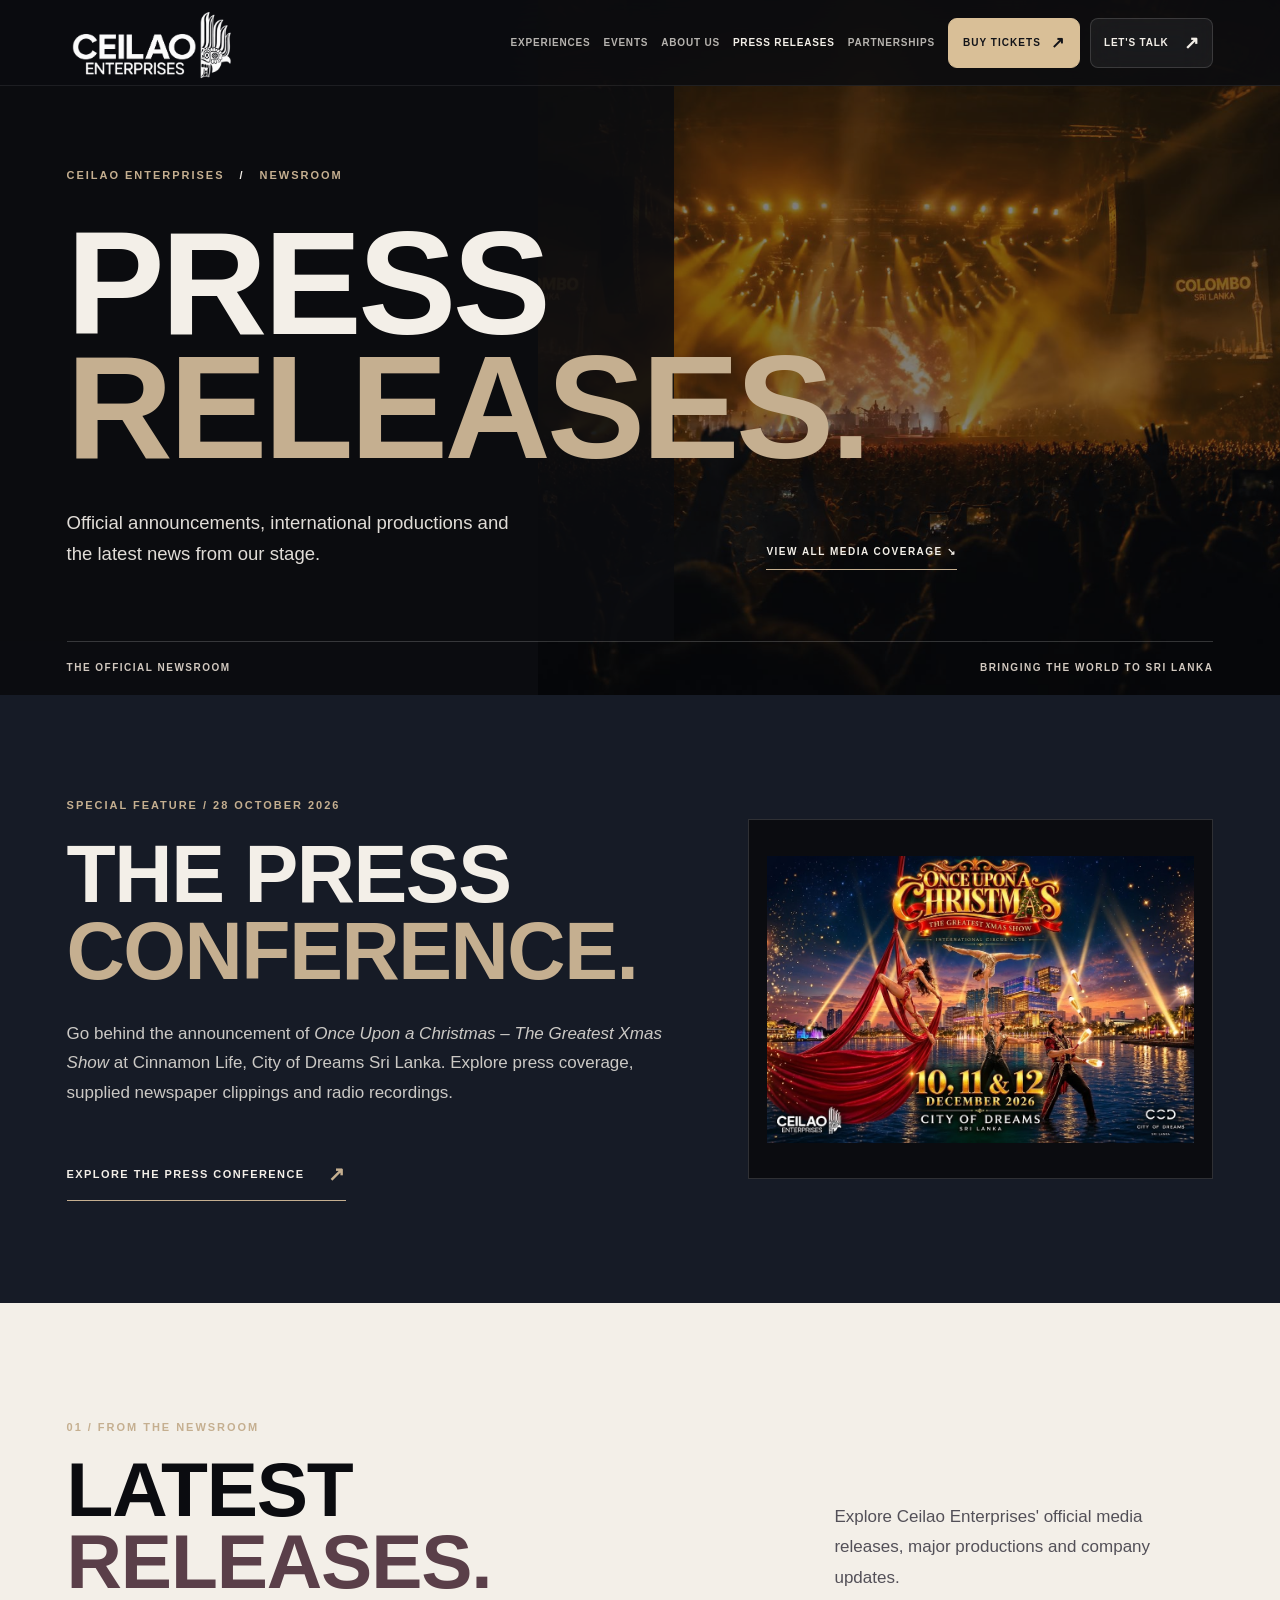
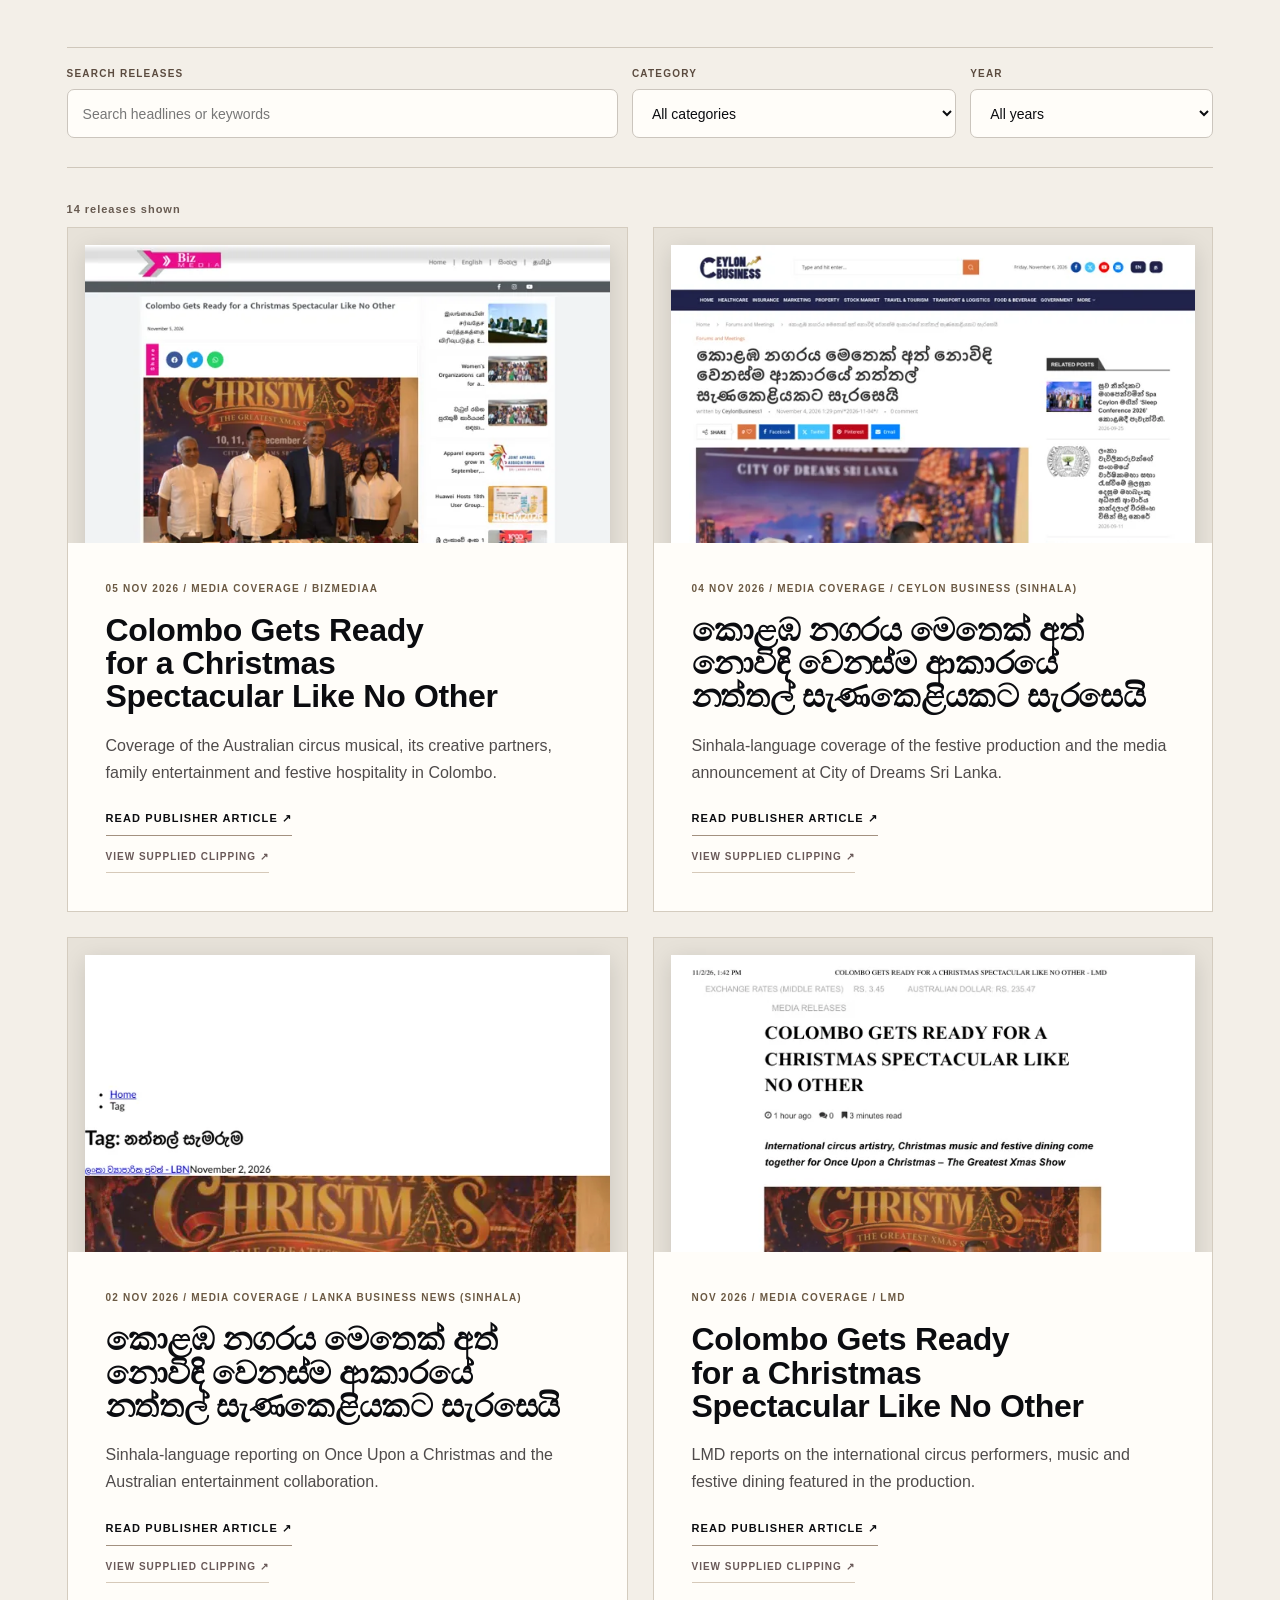
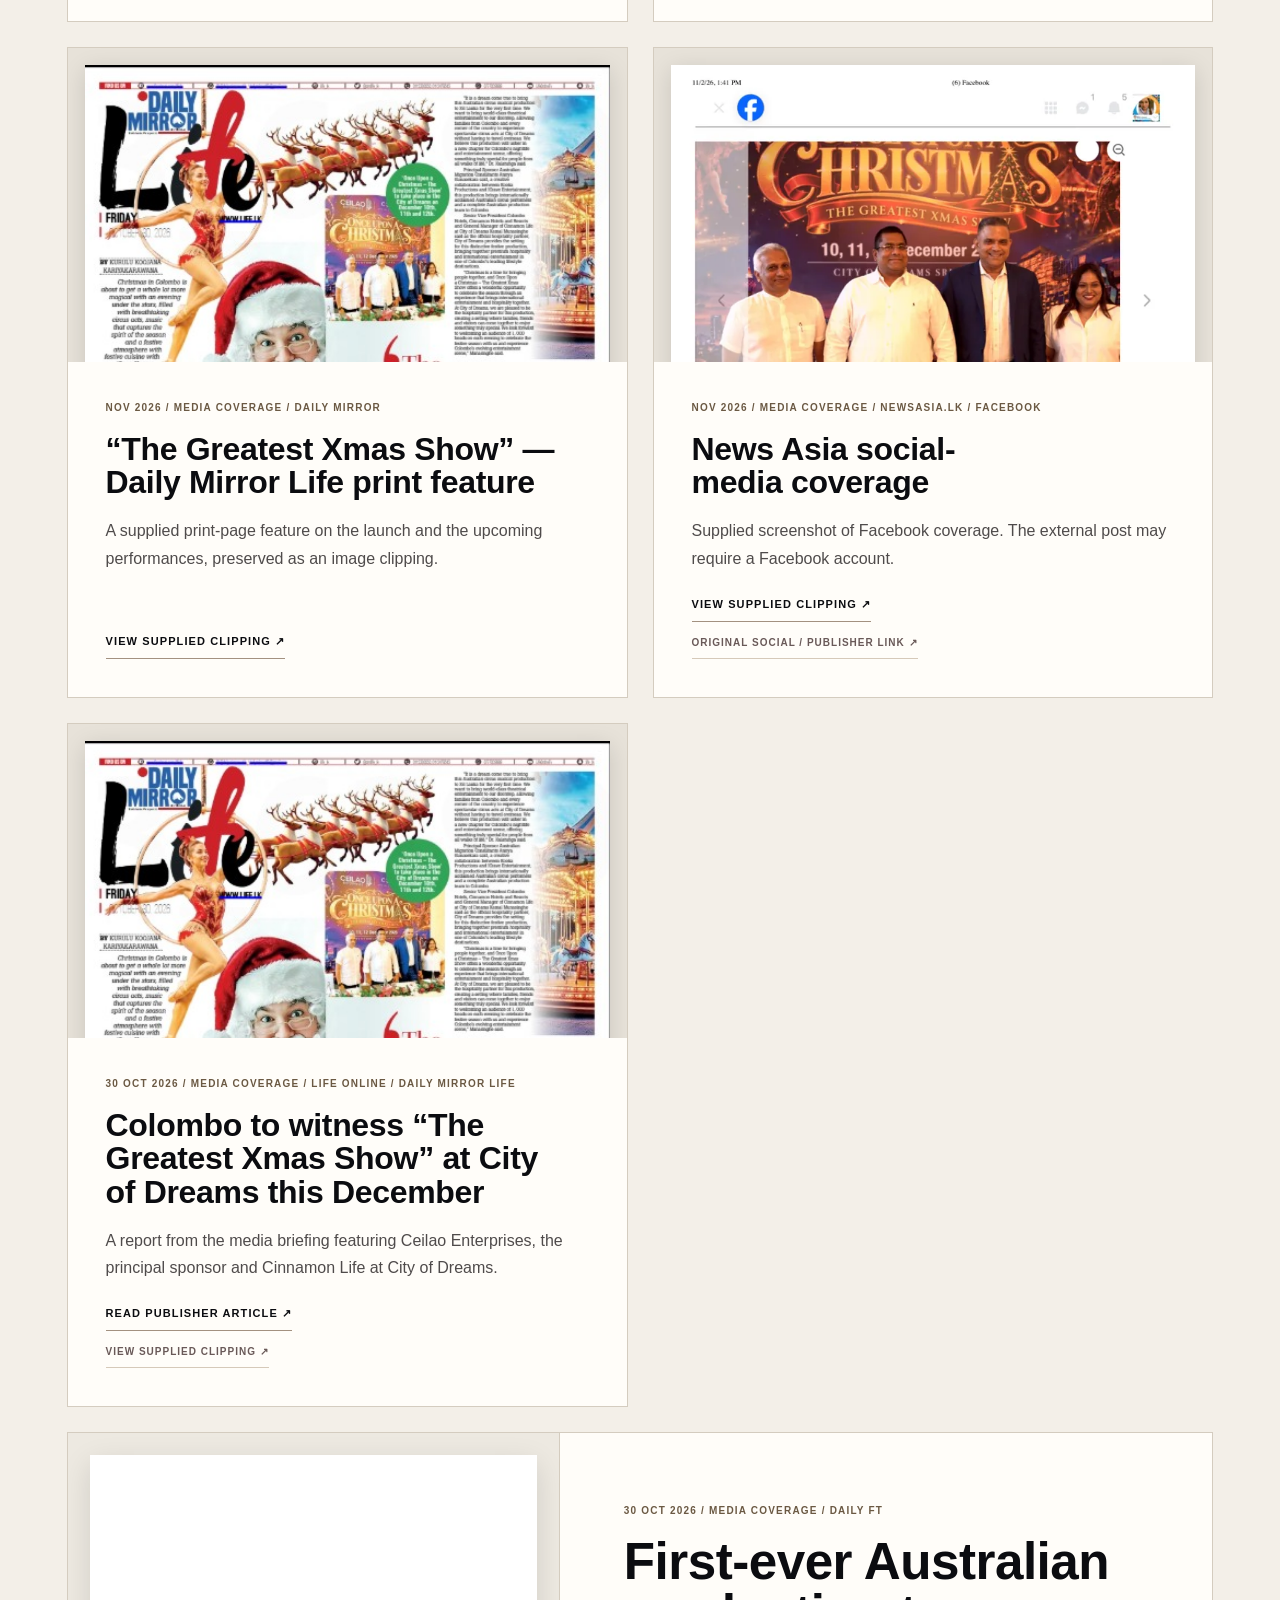
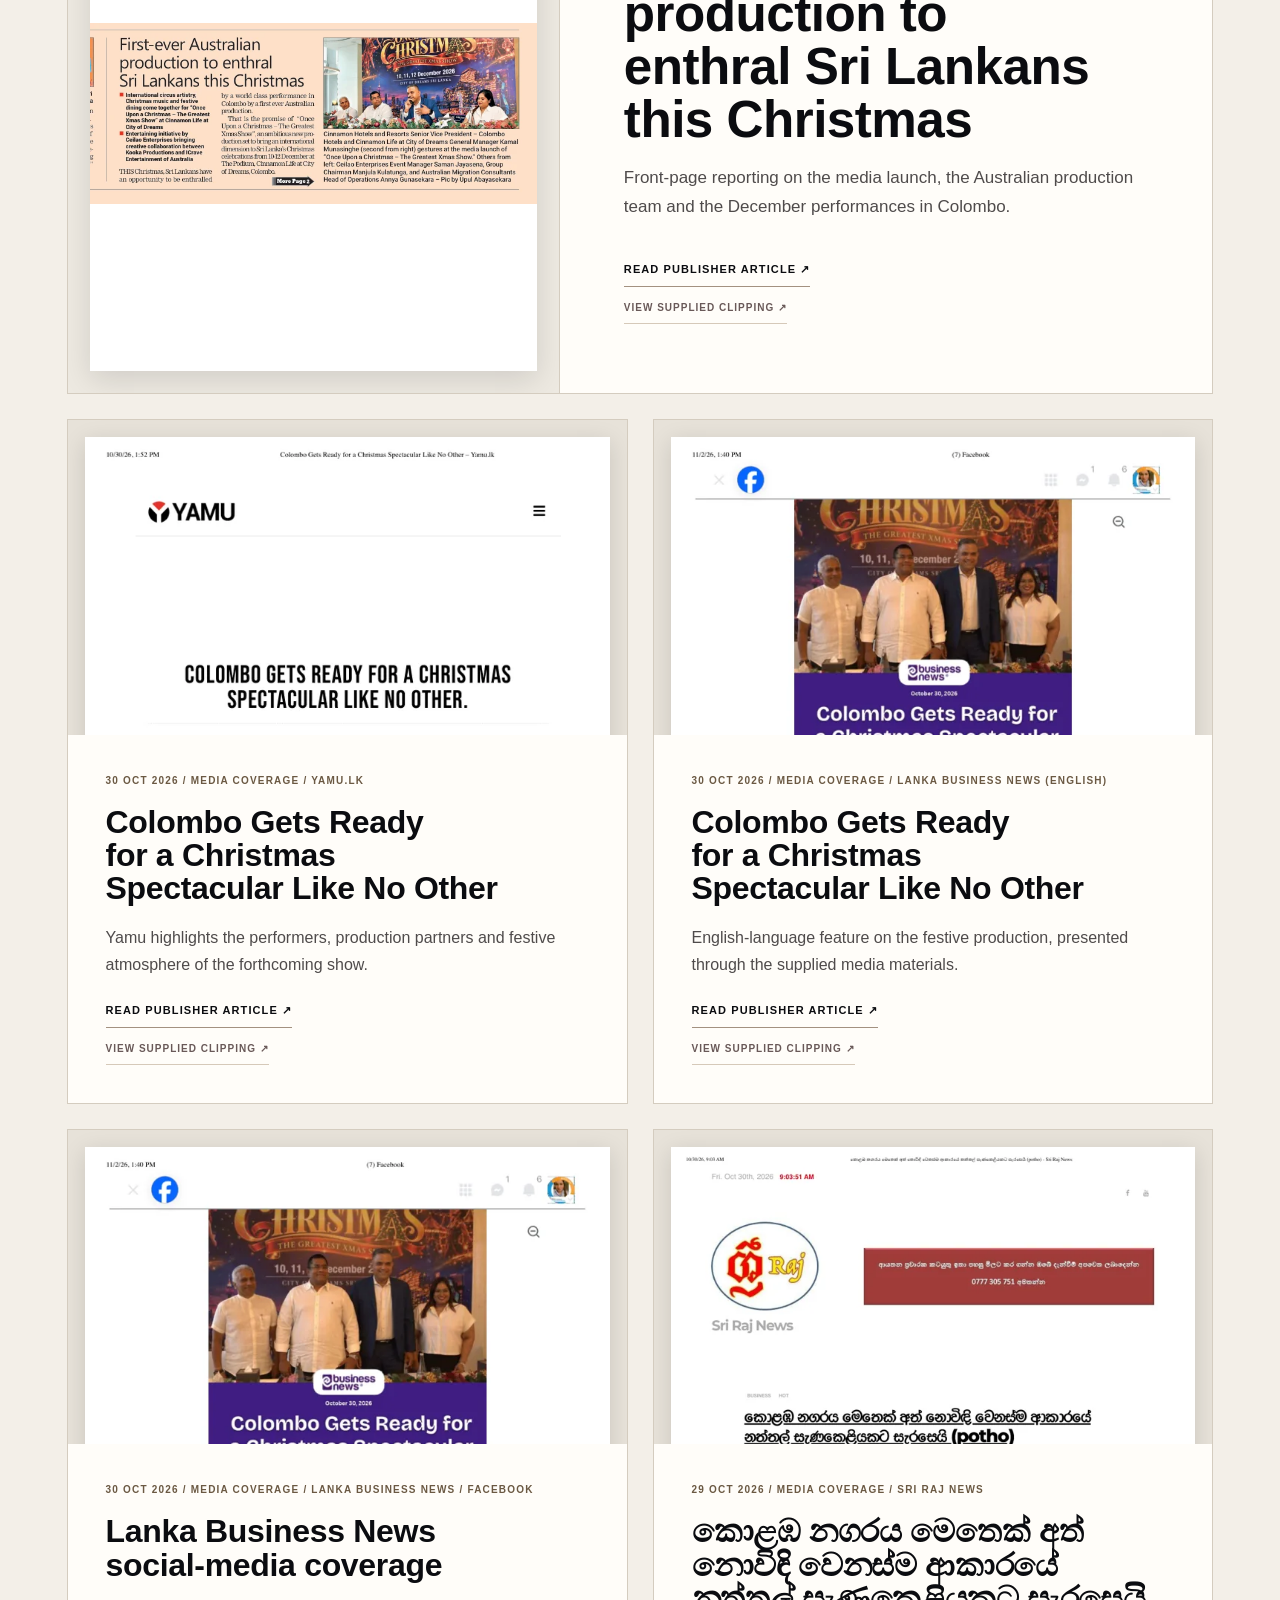
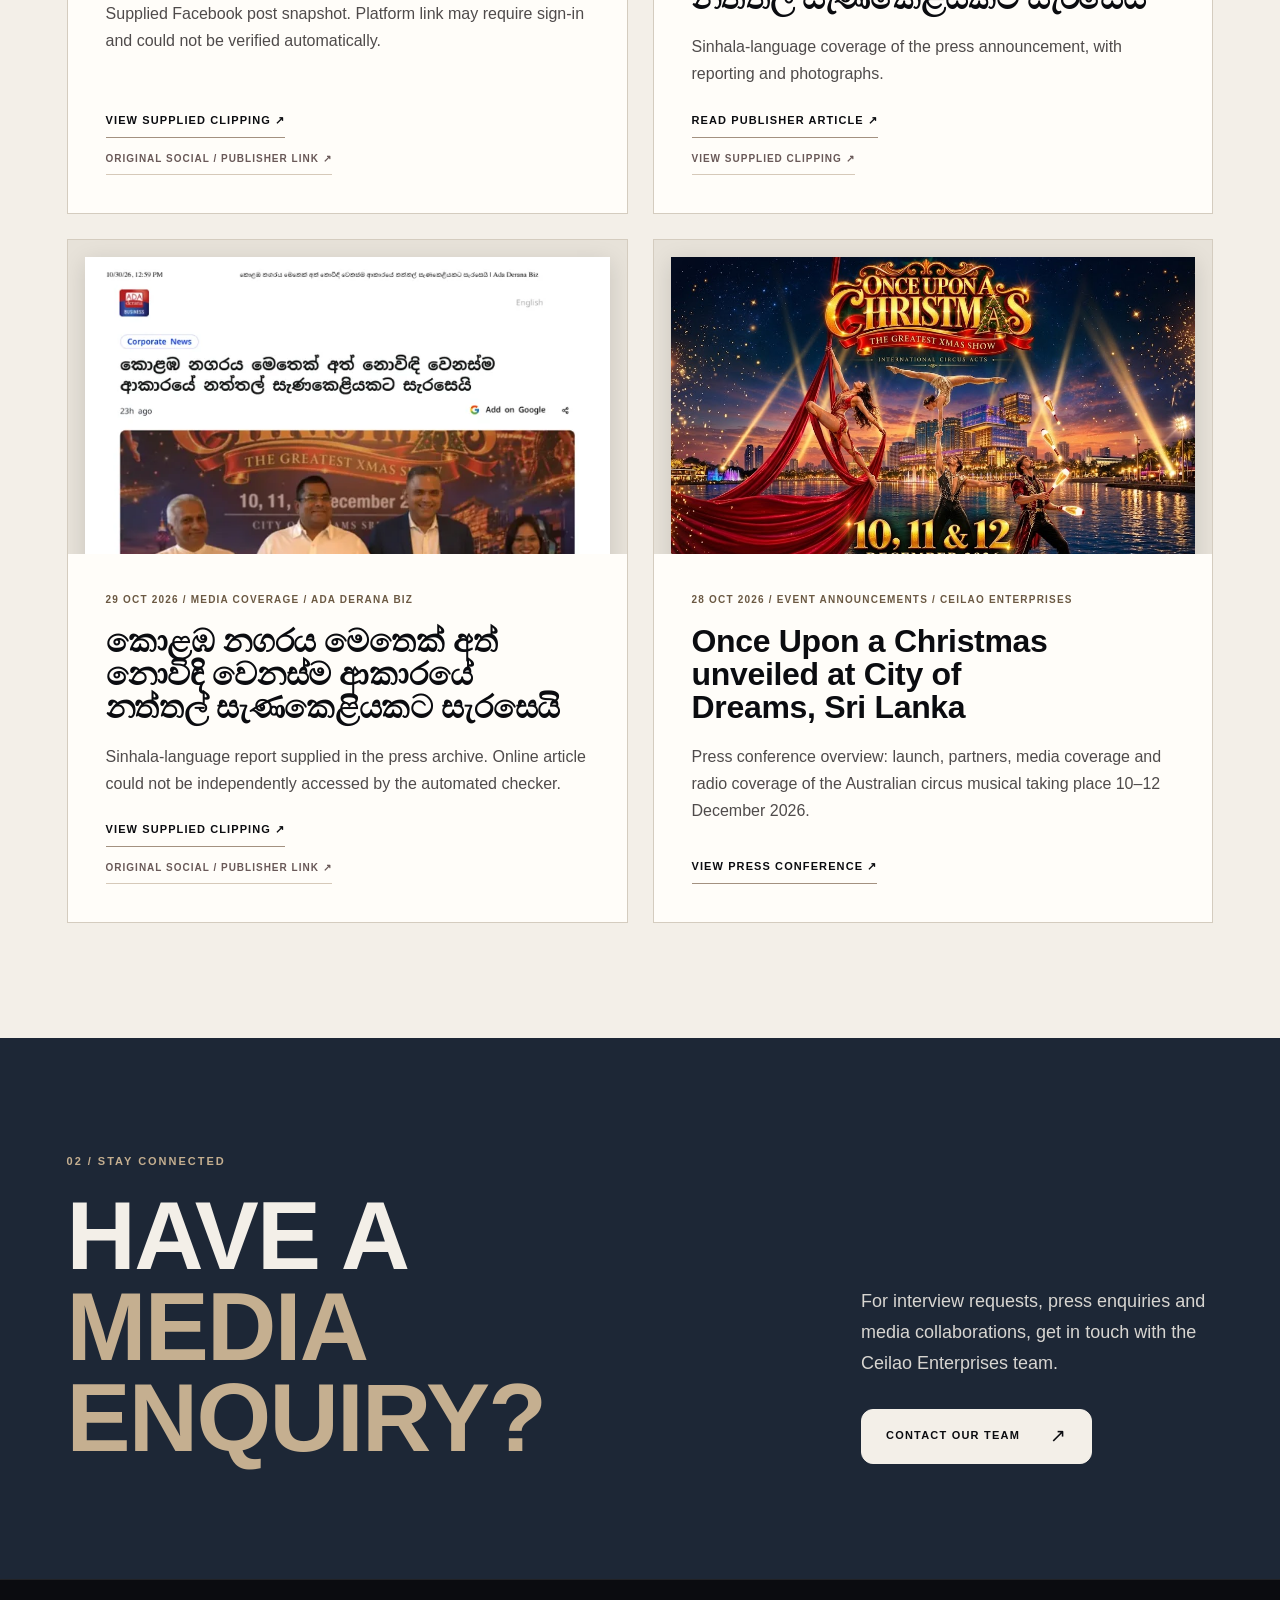
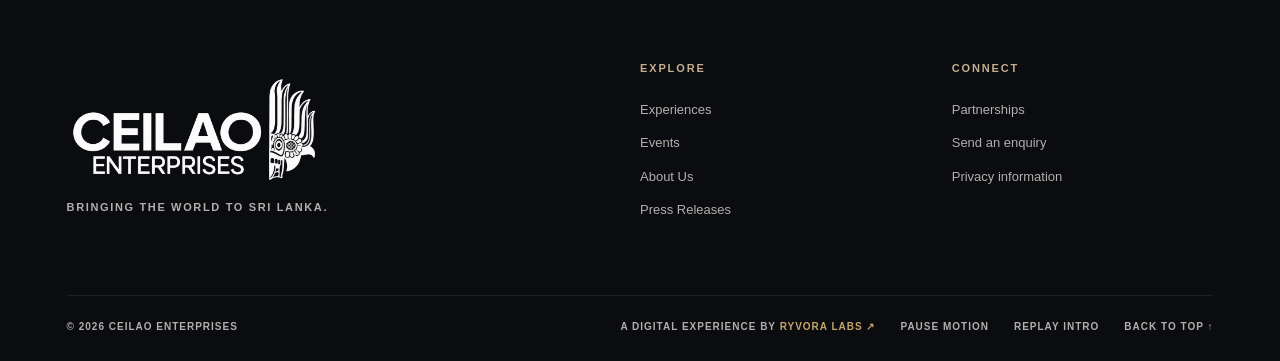
<file: press-releases.html>
<!DOCTYPE html>

<html lang="en"><head>
<meta charset="utf-8"/><meta content="width=device-width,initial-scale=1,viewport-fit=cover" name="viewport"/>
<meta content="#0b0c10" name="theme-color"/><meta content="dark light" name="color-scheme"/>
<meta content="Read Ceilao Enterprises news, announcements and media coverage, including Once Upon a Christmas at City of Dreams, Colombo, in December 2026." name="description"/>
<link href="assets/favicon.svg" rel="icon" type="image/svg+xml"/><link href="assets/site.css" rel="stylesheet"/><script defer="" src="assets/site.js"></script>
<title>Newsroom &amp; Media Coverage | Ceilao Enterprises</title><link href="assets/press-releases.css" rel="stylesheet"/><script defer="True" src="assets/press-releases-data.js"></script><script defer="True" src="assets/press-releases.js"></script>
<link href="https://ceilao.com.au/press-releases.html" rel="canonical"/>
<meta content="website" property="og:type"/>
<meta content="Ceilao Enterprises" property="og:site_name"/>
<meta content="en_LK" property="og:locale"/>
<meta content="https://ceilao.com.au/press-releases.html" property="og:url"/>
<meta content="Newsroom &amp; Media Coverage | Ceilao Enterprises" property="og:title"/>
<meta content="Read Ceilao Enterprises news, announcements and media coverage, including Once Upon a Christmas at City of Dreams, Colombo, in December 2026." property="og:description"/>
<meta content="https://ceilao.com.au/assets/press/images/2026-10-30-life-greatest-xmas-show.png" property="og:image"/>
<meta content="Daily Mirror Life coverage of the Christmas show in Colombo" property="og:image:alt"/>
<meta content="summary_large_image" name="twitter:card"/>
<meta content="Newsroom &amp; Media Coverage | Ceilao Enterprises" name="twitter:title"/>
<meta content="Read Ceilao Enterprises news, announcements and media coverage, including Once Upon a Christmas at City of Dreams, Colombo, in December 2026." name="twitter:description"/>
<meta content="https://ceilao.com.au/assets/press/images/2026-10-30-life-greatest-xmas-show.png" name="twitter:image"/>
<meta content="index,follow,max-image-preview:large" name="robots"/>
<script type="application/ld+json">{"@context":"https://schema.org","@type":"BreadcrumbList","itemListElement":[{"@type":"ListItem","position":1,"name":"Home","item":"https://ceilao.com.au/"},{"@type":"ListItem","position":2,"name":"Press Releases","item":"https://ceilao.com.au/press-releases.html"}]}</script>
<link href="assets/press-conference.css" rel="stylesheet"/></head><body class="press-page" id="top"><a class="skip-link" href="#main">Skip to content</a>
<header class="header" id="header"><div class="shell header-inner">
<a aria-label="Ceilao Enterprises homepage" class="logo" href="index.html"><img alt="Ceilao Enterprises" src="assets/ceilao-logo.webp"/></a>
<nav aria-label="Main navigation" class="nav" id="nav">
<a href="index.html#experiences">Experiences</a><a href="events.html">Events</a><a href="about.html">About Us</a><a aria-current="page" href="press-releases.html">Press Releases</a><a href="index.html#partners">Partnerships</a><div class="nav-actions"><a class="nav-tickets" href="tickets.html">BUY TICKETS <span aria-hidden="true">↗</span></a><button class="nav-cta" data-contact="" type="button">Let's talk <span aria-hidden="true">↗</span></button></div>
</nav><button aria-controls="nav" aria-expanded="false" aria-label="Open menu" class="nav-toggle" id="nav-toggle" type="button"><span></span><span></span></button>
</div></header>
<main class="press-main" id="main">
<section aria-labelledby="press-hero-title" class="press-hero">
<div aria-hidden="true" class="press-hero-image"></div>
<div class="shell press-hero-content">
<p class="press-eyebrow">CEILAO ENTERPRISES <span>/</span> NEWSROOM</p>
<h1 id="press-hero-title">PRESS<br/><span>RELEASES.</span></h1>
<div class="press-hero-bottom"><p>Official announcements, international productions and the latest news from our stage.</p><a class="press-scroll" href="#press-archive">VIEW ALL MEDIA COVERAGE ↘</a></div>
</div>
<div class="press-hero-index shell"><span>THE OFFICIAL NEWSROOM</span><span>BRINGING THE WORLD TO SRI LANKA</span></div>
</section>
<section aria-labelledby="pc-teaser-title" class="pc-teaser"><div class="shell pc-teaser-grid"><div class="pc-teaser-copy"><p class="press-section-label">SPECIAL FEATURE / 28 OCTOBER 2026</p><h2 id="pc-teaser-title">THE PRESS<br/><span>CONFERENCE.</span></h2><p>Go behind the announcement of <em>Once Upon a Christmas – The Greatest Xmas Show</em> at Cinnamon Life, City of Dreams Sri Lanka. Explore press coverage, supplied newspaper clippings and radio recordings.</p><a class="pc-teaser-btn" href="press-conference.html">EXPLORE THE PRESS CONFERENCE <span aria-hidden="true">↗</span></a></div><div class="pc-teaser-image"><img alt="Official Once Upon a Christmas event artwork" loading="lazy" src="assets/events/once-upon-a-christmas-official.webp"/></div></div></section><section aria-labelledby="press-directory-title" class="press-directory" id="press-archive">
<div class="shell">
<div class="press-directory-head">
<div><span class="press-section-label">01 / FROM THE NEWSROOM</span><h2 id="press-directory-title">LATEST<br/><span>RELEASES.</span></h2></div>
<p>Explore Ceilao Enterprises' official media releases, major productions and company updates.</p>
</div>
<div class="press-toolbar" hidden="" id="press-toolbar">
<label class="press-search-label" for="press-search">SEARCH RELEASES <input autocomplete="off" id="press-search" placeholder="Search headlines or keywords" type="search"/></label>
<label class="press-select-label" for="press-category">CATEGORY <select id="press-category"><option value="all">All categories</option><option value="Event Announcements">Event announcements</option><option value="Company News">Company news</option><option value="Partnerships">Partnerships</option><option value="Media Coverage">Media coverage</option><option value="Other">Other</option></select></label>
<label class="press-select-label" for="press-year">YEAR <select id="press-year"><option value="all">All years</option></select></label>
</div>
<div aria-live="polite" class="press-live-status" id="press-live-status" role="status"></div>
<div class="press-grid" id="press-grid"></div><noscript><a href="press-conference.html">Explore the press conference and full media coverage archive</a></noscript>
<div aria-live="polite" class="press-empty" id="press-empty">
<div class="press-empty-symbol"><img alt="" aria-hidden="true" loading="lazy" src="assets/ceilao-emblem.webp"/></div>
<div><span class="press-section-label">OUR STORIES ARE COMING</span><h3>THE NEXT<br/>HEADLINE AWAITS.</h3><p>Official announcements and media releases from Ceilao Enterprises will appear here.</p></div>
</div>
</div>
</section>
<section aria-labelledby="press-media-title" class="press-media">
<div class="shell press-media-grid">
<div><span class="press-section-label">02 / STAY CONNECTED</span><h2 id="press-media-title">HAVE A<br/><span>MEDIA ENQUIRY?</span></h2></div>
<div><p>For interview requests, press enquiries and media collaborations, get in touch with the Ceilao Enterprises team.</p><button class="btn btn-white" data-contact="Media collaboration" type="button">CONTACT OUR TEAM <span aria-hidden="true">↗</span></button></div>
</div>
</section>
</main>
<footer class="footer" id="footer"><div class="shell"><div class="footer-main"><div class="footer-brand"><img alt="Ceilao Enterprises" src="assets/ceilao-logo.webp"/><p>BRINGING THE WORLD TO SRI LANKA.</p></div><div class="footer-col"><span>EXPLORE</span><a href="index.html#experiences">Experiences</a><a href="events.html">Events</a><a href="about.html">About Us</a><a href="press-releases.html">Press Releases</a></div><div class="footer-col"><span>CONNECT</span><a href="index.html#partners">Partnerships</a><button data-contact="" type="button">Send an enquiry</button><a href="privacy.html">Privacy information</a></div></div>
<div class="footer-bottom"><span>© <span id="year">2026</span> CEILAO ENTERPRISES</span><div class="footer-actions"><a aria-label="Ryvora Labs website (opens in a new tab)" class="ryvora-credit" href="https://ryvora.space/" rel="noopener noreferrer" target="_blank">A DIGITAL EXPERIENCE BY <strong>RYVORA LABS ↗</strong></a><button aria-pressed="false" id="motion-switch" type="button">PAUSE MOTION</button><button data-replay="" type="button">REPLAY INTRO</button><a href="#top">BACK TO TOP ↑</a></div></div></div></footer><dialog aria-labelledby="enquiry-heading" class="dialog" id="enquiry"><div class="dialog-wrap"><div class="dialog-heading"><div><span class="eyebrow">MAKE IT HAPPEN</span><h2 id="enquiry-heading">LET'S <span>TALK.</span></h2><p>Tell us what you're planning. We'll get back to you.</p></div><button aria-label="Close enquiry form" class="dialog-close" id="dialog-close" type="button">×</button></div><form accept-charset="UTF-8" action="https://formspree.io/f/mljjwrow" id="enquiry-form" method="POST" name="ceilao-enquiries"><input name="_subject" type="hidden" value="Ceilao Enterprises | New Website Enquiry"/><p class="sr-only"><label>Leave this empty <input autocomplete="off" name="_gotcha" tabindex="-1"/></label></p><div class="form-grid"><label>Your name *<input autocomplete="name" maxlength="120" minlength="2" name="full-name" placeholder="Full name" required="" type="text"/></label><label>Email address *<input autocomplete="email" maxlength="254" name="email" placeholder="you@example.com" required="" type="email"/></label><label>Phone number<input autocomplete="tel" maxlength="35" name="phone" placeholder="Include country code" type="tel"/></label><label>I'm interested in *<select id="inquiry-topic" name="inquiry" required=""><option disabled="" selected="" value="">Select a topic</option><option value="Once Upon a Christmas">Once Upon a Christmas</option><option value="Event production">Event production</option><option value="Sponsorship / partnership">Sponsorship / partnership</option><option value="Artist / talent booking">Artist / talent booking</option><option value="Media collaboration">Media collaboration</option><option value="Other">Something else</option></select></label><label class="full">Tell us more *<textarea maxlength="3000" minlength="10" name="message" placeholder="A few details about your enquiry..." required="" rows="5"></textarea></label></div><button class="btn btn-accent submit" type="submit">SEND ENQUIRY <span aria-hidden="true">↗</span></button><p class="form-note">Your details will be sent to Ceilao Enterprises through our third-party enquiry service. See our <a href="privacy.html" rel="noopener noreferrer" target="_blank">privacy information</a>. * Required.</p></form></div></dialog></body></html>
</file>
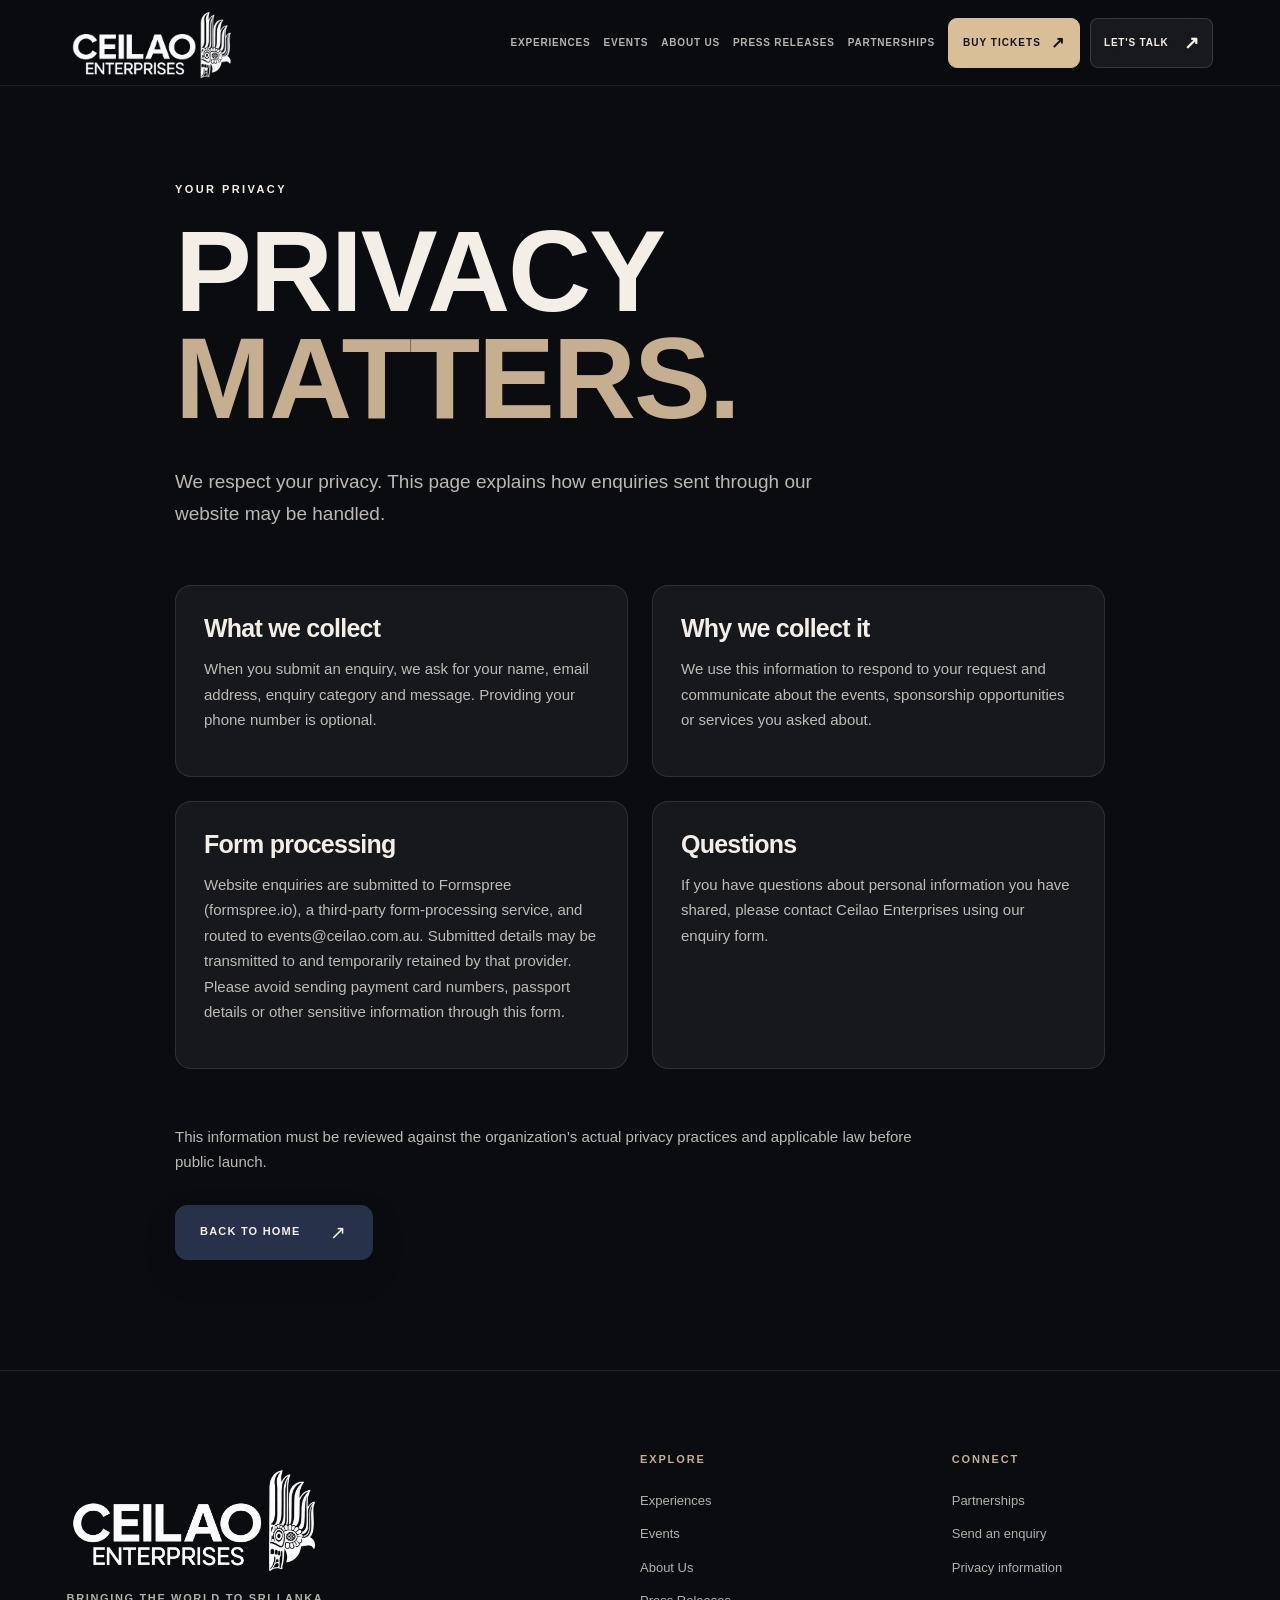
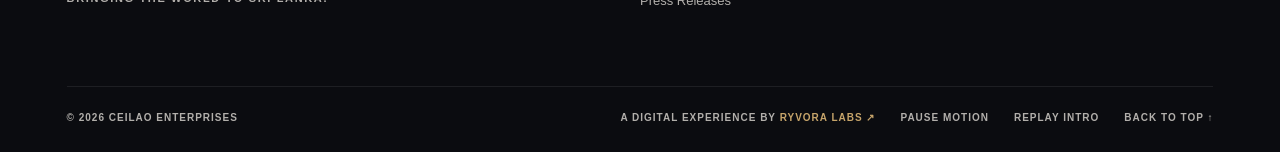
<file: privacy.html>
<!DOCTYPE html>

<html lang="en"><head>
<meta charset="utf-8"/><meta content="width=device-width,initial-scale=1,viewport-fit=cover" name="viewport"/>
<meta content="#0b0c10" name="theme-color"/><meta content="dark light" name="color-scheme"/>
<meta name="description" content="Learn how Ceilao Enterprises handles event, partnership and media enquiries submitted through the website."/>

<link href="assets/favicon.svg" rel="icon" type="image/svg+xml"/><link href="assets/site.css" rel="stylesheet"/><script defer="" src="assets/site.js"></script>
<meta content="noindex" name="robots"/><title>Privacy Information | Ceilao Enterprises</title>
<link rel="canonical" href="https://ceilao.com.au/privacy.html"/>
<meta property="og:type" content="website"/>
<meta property="og:site_name" content="Ceilao Enterprises"/>
<meta property="og:locale" content="en_LK"/>
<meta property="og:url" content="https://ceilao.com.au/privacy.html"/>
<meta property="og:title" content="Privacy Information | Ceilao Enterprises"/>
<meta property="og:description" content="Learn how Ceilao Enterprises handles event, partnership and media enquiries submitted through the website."/>
<meta property="og:image" content="https://ceilao.com.au/assets/concert-stage.jpg"/>
<meta property="og:image:alt" content="Ceilao Enterprises"/>
<meta name="twitter:card" content="summary_large_image"/>
<meta name="twitter:title" content="Privacy Information | Ceilao Enterprises"/>
<meta name="twitter:description" content="Learn how Ceilao Enterprises handles event, partnership and media enquiries submitted through the website."/>
<meta name="twitter:image" content="https://ceilao.com.au/assets/concert-stage.jpg"/>
</head><body class="inner-page" id="top"><a class="skip-link" href="#main">Skip to content</a>
<header class="header" id="header"><div class="shell header-inner">
<a aria-label="Ceilao Enterprises homepage" class="logo" href="index.html"><img alt="Ceilao Enterprises" src="assets/ceilao-logo.webp"/></a>
<nav aria-label="Main navigation" class="nav" id="nav">
<a href="index.html#experiences">Experiences</a><a href="events.html">Events</a><a href="about.html">About Us</a><a href="press-releases.html">Press Releases</a><a href="index.html#partners">Partnerships</a><div class="nav-actions"><a class="nav-tickets" href="tickets.html">BUY TICKETS <span aria-hidden="true">↗</span></a><button class="nav-cta" data-contact="" type="button">Let's talk <span aria-hidden="true">↗</span></button></div>
</nav><button aria-controls="nav" aria-expanded="false" aria-label="Open menu" class="nav-toggle" id="nav-toggle" type="button"><span></span><span></span></button>
</div></header><main class="policy-main" id="main"><div class="shell policy-wrap"><p class="eyebrow light">YOUR PRIVACY</p><h1>PRIVACY<br/><span>MATTERS.</span></h1><p class="policy-intro">We respect your privacy. This page explains how enquiries sent through our website may be handled.</p><div class="policy-articles"><section><h2>What we collect</h2><p>When you submit an enquiry, we ask for your name, email address, enquiry category and message. Providing your phone number is optional.</p></section><section><h2>Why we collect it</h2><p>We use this information to respond to your request and communicate about the events, sponsorship opportunities or services you asked about.</p></section><section><h2>Form processing</h2><p>Website enquiries are submitted to Formspree (formspree.io), a third-party form-processing service, and routed to events@ceilao.com.au. Submitted details may be transmitted to and temporarily retained by that provider. Please avoid sending payment card numbers, passport details or other sensitive information through this form. </p></section><section><h2>Questions</h2><p>If you have questions about personal information you have shared, please contact Ceilao Enterprises using our enquiry form.</p></section></div><p class="policy-caveat">This information must be reviewed against the organization's actual privacy practices and applicable law before public launch.</p><a class="btn btn-accent" href="index.html">BACK TO HOME <span aria-hidden="true">↗</span></a></div></main><footer class="footer" id="footer"><div class="shell"><div class="footer-main"><div class="footer-brand"><img alt="Ceilao Enterprises" src="assets/ceilao-logo.webp"/><p>BRINGING THE WORLD TO SRI LANKA.</p></div><div class="footer-col"><span>EXPLORE</span><a href="index.html#experiences">Experiences</a><a href="events.html">Events</a><a href="about.html">About Us</a><a href="press-releases.html">Press Releases</a></div><div class="footer-col"><span>CONNECT</span><a href="index.html#partners">Partnerships</a><button data-contact="" type="button">Send an enquiry</button><a href="privacy.html">Privacy information</a></div></div>
<div class="footer-bottom"><span>© <span id="year">2026</span> CEILAO ENTERPRISES</span><div class="footer-actions"><a class="ryvora-credit" href="https://ryvora.space/" target="_blank" rel="noopener noreferrer" aria-label="Ryvora Labs website (opens in a new tab)">A DIGITAL EXPERIENCE BY <strong>RYVORA LABS ↗</strong></a><button aria-pressed="false" id="motion-switch" type="button">PAUSE MOTION</button><button data-replay="" type="button">REPLAY INTRO</button><a href="#top">BACK TO TOP ↑</a></div></div></div></footer><dialog aria-labelledby="enquiry-heading" class="dialog" id="enquiry"><div class="dialog-wrap"><div class="dialog-heading"><div><span class="eyebrow">MAKE IT HAPPEN</span><h2 id="enquiry-heading">LET'S <span>TALK.</span></h2><p>Tell us what you're planning. We'll get back to you.</p></div><button aria-label="Close enquiry form" class="dialog-close" id="dialog-close" type="button">×</button></div><form accept-charset="UTF-8" action="https://formspree.io/f/mljjwrow" id="enquiry-form" method="POST" name="ceilao-enquiries"><input name="_subject" type="hidden" value="Ceilao Enterprises | New Website Enquiry"/><p class="sr-only"><label>Leave this empty <input autocomplete="off" name="_gotcha" tabindex="-1"/></label></p><div class="form-grid"><label>Your name *<input autocomplete="name" maxlength="120" minlength="2" name="full-name" placeholder="Full name" required="" type="text"/></label><label>Email address *<input autocomplete="email" maxlength="254" name="email" placeholder="you@example.com" required="" type="email"/></label><label>Phone number<input autocomplete="tel" maxlength="35" name="phone" placeholder="Include country code" type="tel"/></label><label>I'm interested in *<select id="inquiry-topic" name="inquiry" required=""><option disabled="" selected="" value="">Select a topic</option><option value="Once Upon a Christmas">Once Upon a Christmas</option><option value="Event production">Event production</option><option value="Sponsorship / partnership">Sponsorship / partnership</option><option value="Artist / talent booking">Artist / talent booking</option><option value="Media collaboration">Media collaboration</option><option value="Other">Something else</option></select></label><label class="full">Tell us more *<textarea maxlength="3000" minlength="10" name="message" placeholder="A few details about your enquiry..." required="" rows="5"></textarea></label></div><button class="btn btn-accent submit" type="submit">SEND ENQUIRY <span aria-hidden="true">↗</span></button><p class="form-note">Your details will be sent to Ceilao Enterprises through our third-party enquiry service. See our <a href="privacy.html" rel="noopener noreferrer" target="_blank">privacy information</a>. * Required.</p></form></div></dialog></body></html>
</file>
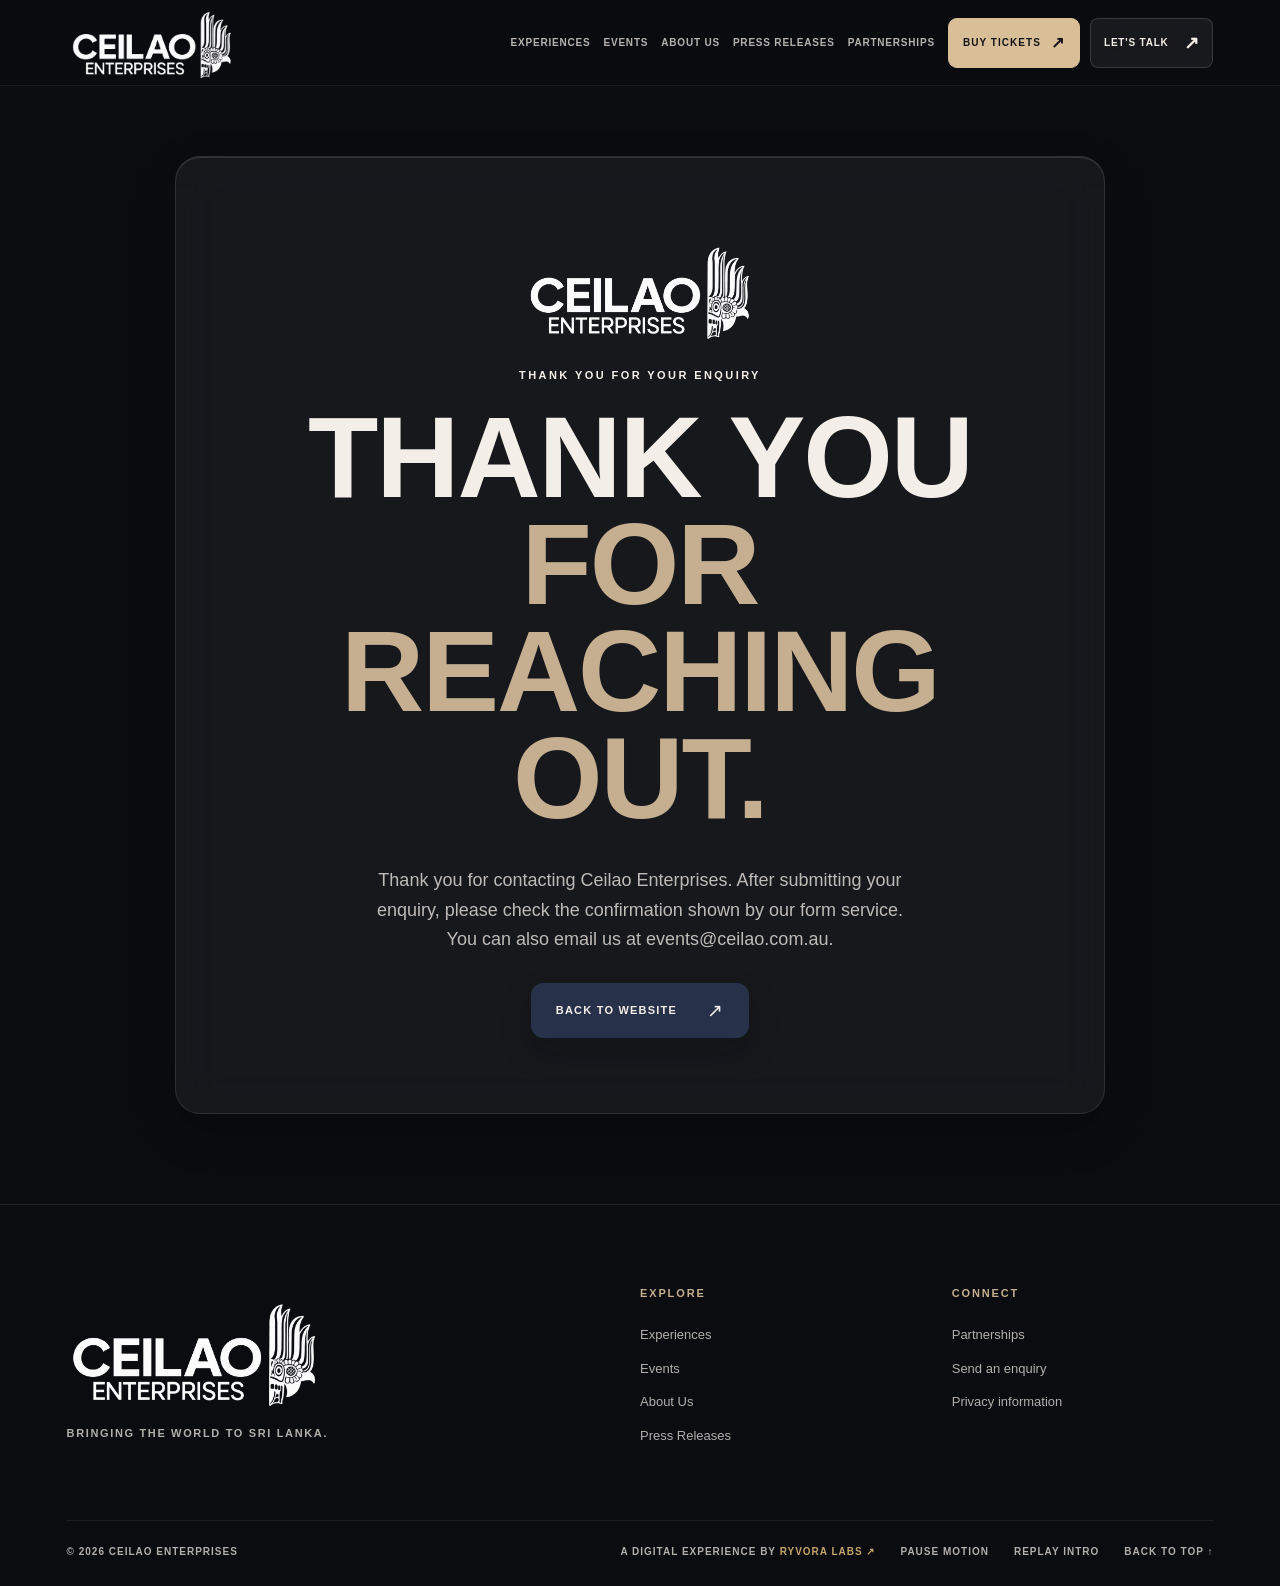
<file: thank-you.html>
<!DOCTYPE html>

<html lang="en"><head>
<meta charset="utf-8"/><meta content="width=device-width,initial-scale=1,viewport-fit=cover" name="viewport"/>
<meta content="#0b0c10" name="theme-color"/><meta content="dark light" name="color-scheme"/>
<meta name="description" content="Thank you for contacting Ceilao Enterprises about events, sponsorships and international entertainment."/>

<link href="assets/favicon.svg" rel="icon" type="image/svg+xml"/><link href="assets/site.css" rel="stylesheet"/><script defer="" src="assets/site.js"></script>
<meta content="noindex" name="robots"/><title>Enquiry Submitted | Ceilao Enterprises</title>
<link rel="canonical" href="https://ceilao.com.au/thank-you.html"/>
<meta property="og:type" content="website"/>
<meta property="og:site_name" content="Ceilao Enterprises"/>
<meta property="og:locale" content="en_LK"/>
<meta property="og:url" content="https://ceilao.com.au/thank-you.html"/>
<meta property="og:title" content="Enquiry Submitted | Ceilao Enterprises"/>
<meta property="og:description" content="Thank you for contacting Ceilao Enterprises about events, sponsorships and international entertainment."/>
<meta property="og:image" content="https://ceilao.com.au/assets/concert-stage.jpg"/>
<meta property="og:image:alt" content="Ceilao Enterprises"/>
<meta name="twitter:card" content="summary_large_image"/>
<meta name="twitter:title" content="Enquiry Submitted | Ceilao Enterprises"/>
<meta name="twitter:description" content="Thank you for contacting Ceilao Enterprises about events, sponsorships and international entertainment."/>
<meta name="twitter:image" content="https://ceilao.com.au/assets/concert-stage.jpg"/>
</head><body class="inner-page" id="top"><a class="skip-link" href="#main">Skip to content</a>
<header class="header" id="header"><div class="shell header-inner">
<a aria-label="Ceilao Enterprises homepage" class="logo" href="index.html"><img alt="Ceilao Enterprises" src="assets/ceilao-logo.webp"/></a>
<nav aria-label="Main navigation" class="nav" id="nav">
<a href="index.html#experiences">Experiences</a><a href="events.html">Events</a><a href="about.html">About Us</a><a href="press-releases.html">Press Releases</a><a href="index.html#partners">Partnerships</a><div class="nav-actions"><a class="nav-tickets" href="tickets.html">BUY TICKETS <span aria-hidden="true">↗</span></a><button class="nav-cta" data-contact="" type="button">Let's talk <span aria-hidden="true">↗</span></button></div>
</nav><button aria-controls="nav" aria-expanded="false" aria-label="Open menu" class="nav-toggle" id="nav-toggle" type="button"><span></span><span></span></button>
</div></header><main class="thanks-main" id="main"><div class="thanks-wrap glass"><img alt="Ceilao Enterprises" src="assets/ceilao-logo.webp"/><p class="eyebrow light">THANK YOU FOR YOUR ENQUIRY</p><h1>THANK YOU<br/><span>FOR REACHING OUT.</span></h1><p>Thank you for contacting Ceilao Enterprises. After submitting your enquiry, please check the confirmation shown by our form service. You can also email us at events@ceilao.com.au.</p><a class="btn btn-accent" href="index.html">BACK TO WEBSITE <span aria-hidden="true">↗</span></a></div></main><footer class="footer" id="footer"><div class="shell"><div class="footer-main"><div class="footer-brand"><img alt="Ceilao Enterprises" src="assets/ceilao-logo.webp"/><p>BRINGING THE WORLD TO SRI LANKA.</p></div><div class="footer-col"><span>EXPLORE</span><a href="index.html#experiences">Experiences</a><a href="events.html">Events</a><a href="about.html">About Us</a><a href="press-releases.html">Press Releases</a></div><div class="footer-col"><span>CONNECT</span><a href="index.html#partners">Partnerships</a><button data-contact="" type="button">Send an enquiry</button><a href="privacy.html">Privacy information</a></div></div>
<div class="footer-bottom"><span>© <span id="year">2026</span> CEILAO ENTERPRISES</span><div class="footer-actions"><a class="ryvora-credit" href="https://ryvora.space/" target="_blank" rel="noopener noreferrer" aria-label="Ryvora Labs website (opens in a new tab)">A DIGITAL EXPERIENCE BY <strong>RYVORA LABS ↗</strong></a><button aria-pressed="false" id="motion-switch" type="button">PAUSE MOTION</button><button data-replay="" type="button">REPLAY INTRO</button><a href="#top">BACK TO TOP ↑</a></div></div></div></footer><dialog aria-labelledby="enquiry-heading" class="dialog" id="enquiry"><div class="dialog-wrap"><div class="dialog-heading"><div><span class="eyebrow">MAKE IT HAPPEN</span><h2 id="enquiry-heading">LET'S <span>TALK.</span></h2><p>Tell us what you're planning. We'll get back to you.</p></div><button aria-label="Close enquiry form" class="dialog-close" id="dialog-close" type="button">×</button></div><form accept-charset="UTF-8" action="https://formspree.io/f/mljjwrow" id="enquiry-form" method="POST" name="ceilao-enquiries"><input name="_subject" type="hidden" value="Ceilao Enterprises | New Website Enquiry"/><p class="sr-only"><label>Leave this empty <input autocomplete="off" name="_gotcha" tabindex="-1"/></label></p><div class="form-grid"><label>Your name *<input autocomplete="name" maxlength="120" minlength="2" name="full-name" placeholder="Full name" required="" type="text"/></label><label>Email address *<input autocomplete="email" maxlength="254" name="email" placeholder="you@example.com" required="" type="email"/></label><label>Phone number<input autocomplete="tel" maxlength="35" name="phone" placeholder="Include country code" type="tel"/></label><label>I'm interested in *<select id="inquiry-topic" name="inquiry" required=""><option disabled="" selected="" value="">Select a topic</option><option value="Once Upon a Christmas">Once Upon a Christmas</option><option value="Event production">Event production</option><option value="Sponsorship / partnership">Sponsorship / partnership</option><option value="Artist / talent booking">Artist / talent booking</option><option value="Media collaboration">Media collaboration</option><option value="Other">Something else</option></select></label><label class="full">Tell us more *<textarea maxlength="3000" minlength="10" name="message" placeholder="A few details about your enquiry..." required="" rows="5"></textarea></label></div><button class="btn btn-accent submit" type="submit">SEND ENQUIRY <span aria-hidden="true">↗</span></button><p class="form-note">Your details will be sent to Ceilao Enterprises through our third-party enquiry service. See our <a href="privacy.html" rel="noopener noreferrer" target="_blank">privacy information</a>. * Required.</p></form></div></dialog></body></html>
</file>
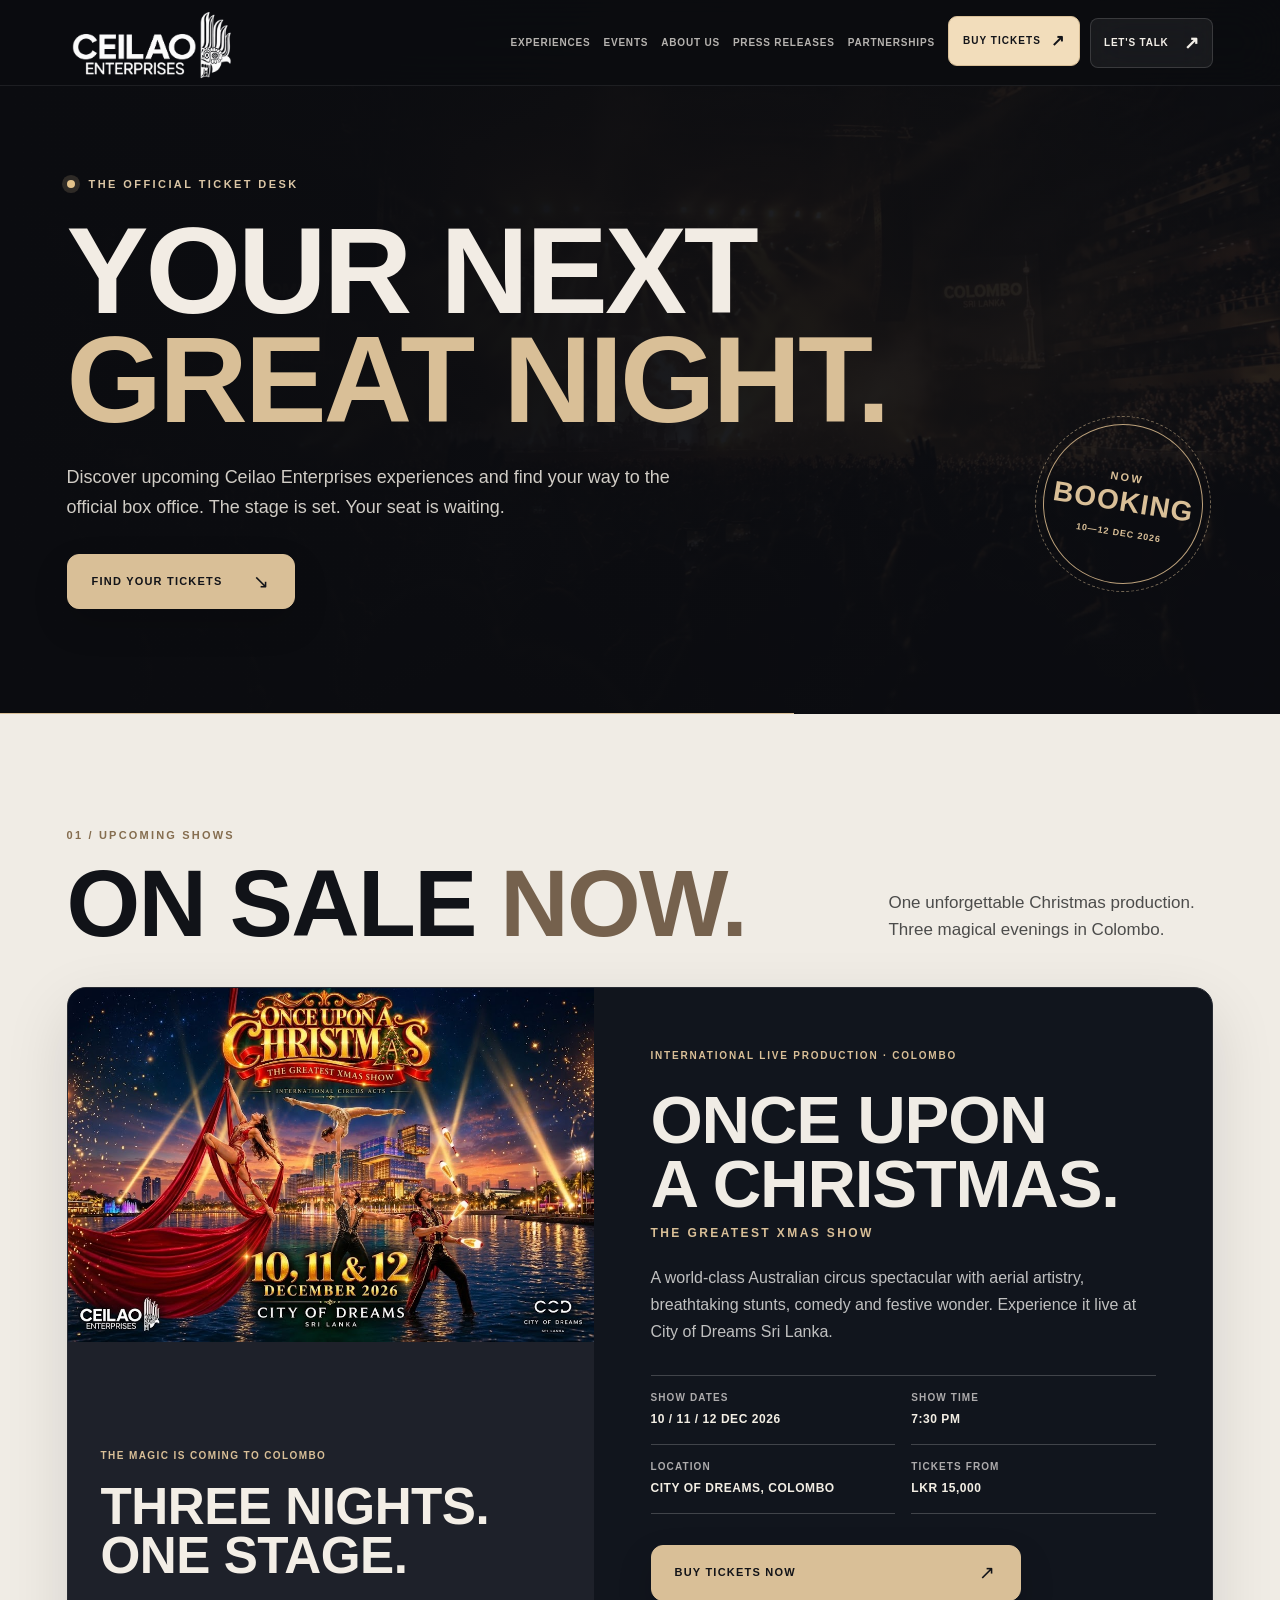
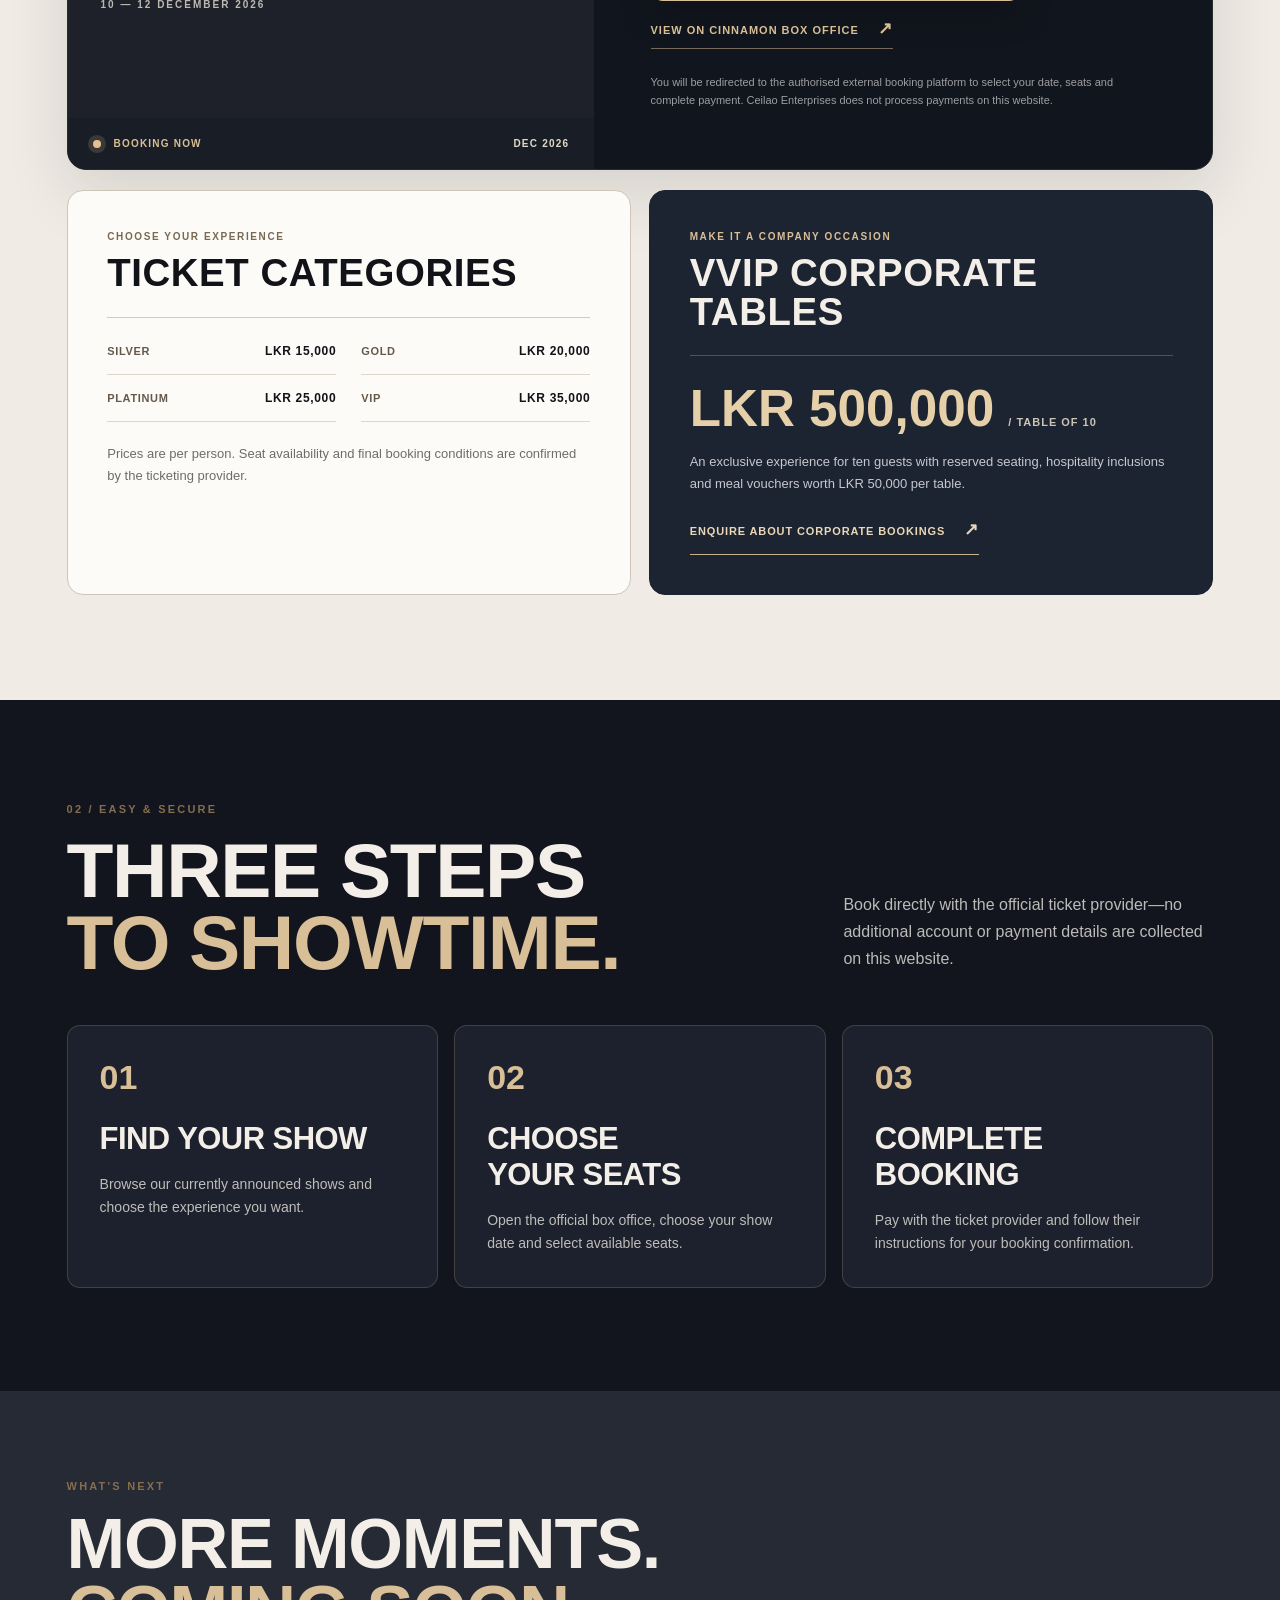
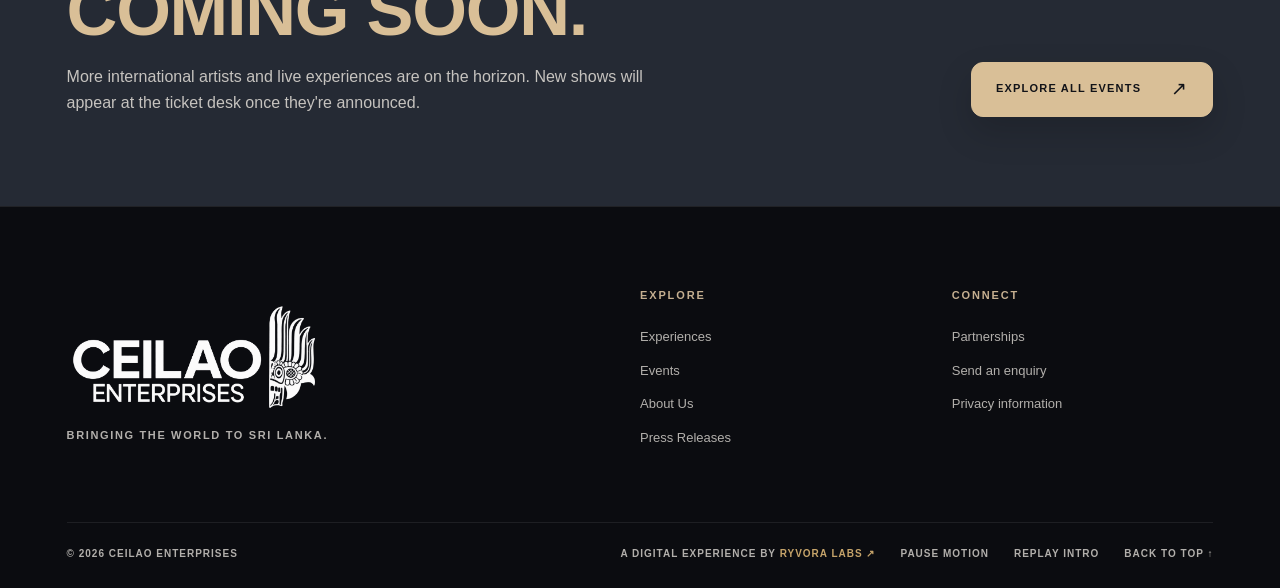
<file: tickets.html>
<!DOCTYPE html>
<html lang="en"><head>
<meta charset="utf-8"/>
<meta name="viewport" content="width=device-width,initial-scale=1,viewport-fit=cover"/>
<meta name="theme-color" content="#0b0c10"/>
<meta name="description" content="Book tickets for upcoming Ceilao Enterprises shows in Colombo. Once Upon a Christmas – The Greatest Xmas Show, 10–12 December 2026 at City of Dreams. Official ticket links and pricing."/>
<link rel="icon" href="assets/favicon.svg" type="image/svg+xml"/>
<link rel="stylesheet" href="assets/site.css"/>
<link rel="stylesheet" href="assets/tickets.css"/>
<script defer src="assets/site.js"></script>
<title>Buy Tickets | Upcoming Shows in Colombo | Ceilao Enterprises</title>
<link rel="canonical" href="https://ceilao.com.au/tickets.html"/>
<meta property="og:type" content="website"/>
<meta property="og:site_name" content="Ceilao Enterprises"/>
<meta property="og:title" content="Buy Tickets | Ceilao Enterprises"/>
<meta property="og:description" content="Find official tickets for Once Upon a Christmas at City of Dreams Sri Lanka and upcoming Ceilao Enterprises shows."/>
<meta property="og:url" content="https://ceilao.com.au/tickets.html"/>
<meta property="og:image" content="https://ceilao.com.au/assets/events/once-upon-a-christmas-official.png"/>
<meta name="twitter:card" content="summary_large_image"/>
<meta name="twitter:image" content="https://ceilao.com.au/assets/events/once-upon-a-christmas-official.png"/>
<meta name="robots" content="index,follow,max-image-preview:large"/>
<script type="application/ld+json">{"@context":"https://schema.org","@type":"CollectionPage","name":"Ceilao Enterprises Tickets","url":"https://ceilao.com.au/tickets.html","description":"Official ticket purchasing information for upcoming Ceilao Enterprises events in Colombo.","mainEntity":{"@type":"Event","name":"Once Upon a Christmas \u2013 The Greatest Xmas Show","startDate":"2026-12-10T19:30:00+05:30","endDate":"2026-12-12T22:00:00+05:30","eventStatus":"https://schema.org/EventScheduled","eventAttendanceMode":"https://schema.org/OfflineEventAttendanceMode","image":"https://ceilao.com.au/assets/events/once-upon-a-christmas-official.png","location":{"@type":"Place","name":"City of Dreams Sri Lanka","address":{"@type":"PostalAddress","streetAddress":"No. 01 Justice Akbar Mawatha","addressLocality":"Colombo","addressCountry":"LK"}},"offers":{"@type":"Offer","url":"https://in.bookmyshow.com/activities/once-upon-a-christmas-the-greatest-xmas-show/et2z581jxr","price":"15000","priceCurrency":"LKR","availability":"https://schema.org/InStock"}}}</script>
</head>
<body class="tickets-page" id="top">
<a class="skip-link" href="#main">Skip to content</a>
<header class="header" id="header"><div class="shell header-inner">
<a aria-label="Ceilao Enterprises homepage" class="logo" href="index.html"><img alt="Ceilao Enterprises" src="assets/ceilao-logo.webp"/></a>
<nav aria-label="Main navigation" class="nav" id="nav">
<a href="index.html#experiences">Experiences</a><a href="events.html">Events</a><a href="about.html">About Us</a><a href="press-releases.html">Press Releases</a><a href="index.html#partners">Partnerships</a><div class="nav-actions"><a class="nav-tickets" href="tickets.html" aria-current="page">BUY TICKETS <span aria-hidden="true">↗</span></a><button class="nav-cta" data-contact="" type="button">Let's talk <span aria-hidden="true">↗</span></button></div>
</nav><button aria-controls="nav" aria-expanded="false" aria-label="Open menu" class="nav-toggle" id="nav-toggle" type="button"><span></span><span></span></button>
</div></header>
<main id="main">
 <section class="ticket-hero" aria-labelledby="ticket-hero-title">
   <div class="ticket-hero-photo" aria-hidden="true"></div>
   <div class="shell ticket-hero-inner">
     <div class="ticket-hero-content">
       <p class="ticket-kicker"><span class="ticket-pulse" aria-hidden="true"></span> THE OFFICIAL TICKET DESK</p>
       <h1 id="ticket-hero-title">YOUR NEXT<br/><span>GREAT NIGHT.</span></h1>
       <p>Discover upcoming Ceilao Enterprises experiences and find your way to the official box office. The stage is set. Your seat is waiting.</p>
       <a class="btn btn-ticket-gold" href="#upcoming">FIND YOUR TICKETS <span aria-hidden="true">↘</span></a>
     </div>
     <div class="ticket-hero-stamp" aria-label="Once Upon a Christmas is booking now"><span>NOW</span><strong>BOOKING</strong><small>10—12 DEC 2026</small></div>
   </div>
 </section>
 <section class="ticket-listing" id="upcoming" aria-labelledby="ticket-section-title">
  <div class="shell">
    <div class="ticket-listing-header reveal">
      <div><p class="ticket-section-index">01 / UPCOMING SHOWS</p><h2 id="ticket-section-title">ON SALE <span>NOW.</span></h2></div>
      <p>One unforgettable Christmas production. Three magical evenings in Colombo.</p>
    </div>
    <article class="ticket-show-card reveal" aria-labelledby="christmas-ticket-title">
      <div class="ticket-show-art"><img src="assets/events/once-upon-a-christmas-official.webp" width="1024" height="687" alt="Once Upon a Christmas – The Greatest Xmas Show official artwork featuring aerial performers" decoding="async" fetchpriority="high"/><div class="ticket-art-message"><span>THE MAGIC IS COMING TO COLOMBO</span><strong>THREE NIGHTS.<br/>ONE STAGE.</strong><small>10 — 12 DECEMBER 2026</small></div><div class="ticket-art-tag"><span class="ticket-pulse" aria-hidden="true"></span> BOOKING NOW <span>DEC 2026</span></div></div>
      <div class="ticket-show-info">
        <p class="ticket-show-eyebrow">INTERNATIONAL LIVE PRODUCTION · COLOMBO</p>
        <h3 id="christmas-ticket-title">ONCE UPON<br/>A CHRISTMAS.</h3>
        <p class="ticket-subtitle">THE GREATEST XMAS SHOW</p>
        <p class="ticket-show-description">A world-class Australian circus spectacular with aerial artistry, breathtaking stunts, comedy and festive wonder. Experience it live at City of Dreams Sri Lanka.</p>
        <div class="ticket-meta-grid">
          <div><span>SHOW DATES</span><strong>10 / 11 / 12 DEC 2026</strong></div>
          <div><span>SHOW TIME</span><strong>7:30 PM</strong></div>
          <div><span>LOCATION</span><strong>CITY OF DREAMS, COLOMBO</strong></div>
          <div><span>TICKETS FROM</span><strong>LKR 15,000</strong></div>
        </div>
        <div class="ticket-purchase">
          <a class="btn btn-ticket-gold ticket-buy" href="https://in.bookmyshow.com/activities/once-upon-a-christmas-the-greatest-xmas-show/et2z581jxr" target="_blank" rel="noopener noreferrer">BUY TICKETS NOW <span aria-hidden="true">↗</span></a>
          <a class="ticket-box-office" href="https://www.cinnamonboxoffice.com/events/once-upon-a-christmas-the-greatest-xmas-show.html" target="_blank" rel="noopener noreferrer">VIEW ON CINNAMON BOX OFFICE <span aria-hidden="true">↗</span></a>
        </div>
        <p class="ticket-provider-note">You will be redirected to the authorised external booking platform to select your date, seats and complete payment. Ceilao Enterprises does not process payments on this website.</p>
      </div>
    </article>
    <div class="ticket-extra-grid">
      <section class="ticket-prices" aria-label="Once Upon a Christmas ticket categories">
        <div class="ticket-extra-heading"><span>CHOOSE YOUR EXPERIENCE</span><strong>TICKET CATEGORIES</strong></div>
        <div class="ticket-price-rows"><div><span>SILVER</span><strong>LKR 15,000</strong></div><div><span>GOLD</span><strong>LKR 20,000</strong></div><div><span>PLATINUM</span><strong>LKR 25,000</strong></div><div><span>VIP</span><strong>LKR 35,000</strong></div></div>
        <p>Prices are per person. Seat availability and final booking conditions are confirmed by the ticketing provider.</p>
      </section>
      <section class="ticket-corporate" aria-label="VVIP corporate bookings">
        <div class="ticket-extra-heading"><span>MAKE IT A COMPANY OCCASION</span><strong>VVIP CORPORATE TABLES</strong></div>
        <strong class="ticket-corporate-price">LKR 500,000 <small>/ TABLE OF 10</small></strong>
        <p>An exclusive experience for ten guests with reserved seating, hospitality inclusions and meal vouchers worth LKR 50,000 per table.</p>
        <button data-contact="Once Upon a Christmas" class="ticket-inquiry-btn" type="button">ENQUIRE ABOUT CORPORATE BOOKINGS <span aria-hidden="true">↗</span></button>
      </section>
    </div>
  </div>
 </section>
 <section class="ticket-how" aria-labelledby="ticket-how-title"><div class="shell">
  <div class="ticket-how-head"><div><p class="ticket-section-index">02 / EASY &amp; SECURE</p><h2 id="ticket-how-title">THREE STEPS<br/><span>TO SHOWTIME.</span></h2></div><p>Book directly with the official ticket provider—no additional account or payment details are collected on this website.</p></div>
  <div class="ticket-how-grid"><div><span>01</span><h3>FIND YOUR SHOW</h3><p>Browse our currently announced shows and choose the experience you want.</p></div><div><span>02</span><h3>CHOOSE YOUR SEATS</h3><p>Open the official box office, choose your show date and select available seats.</p></div><div><span>03</span><h3>COMPLETE BOOKING</h3><p>Pay with the ticket provider and follow their instructions for your booking confirmation.</p></div></div>
 </div></section>
 <section class="ticket-future" aria-labelledby="ticket-future-title"><div class="shell ticket-future-layout"><div><p class="ticket-section-index">WHAT'S NEXT</p><h2 id="ticket-future-title">MORE MOMENTS.<br/><span>COMING SOON.</span></h2><p>More international artists and live experiences are on the horizon. New shows will appear at the ticket desk once they're announced.</p></div><a class="btn btn-ticket-gold" href="events.html">EXPLORE ALL EVENTS <span aria-hidden="true">↗</span></a></div></section>
</main>
<footer class="footer" id="footer"><div class="shell"><div class="footer-main"><div class="footer-brand"><img alt="Ceilao Enterprises" src="assets/ceilao-logo.webp"/><p>BRINGING THE WORLD TO SRI LANKA.</p></div><div class="footer-col"><span>EXPLORE</span><a href="index.html#experiences">Experiences</a><a href="events.html">Events</a><a href="about.html">About Us</a><a href="press-releases.html">Press Releases</a></div><div class="footer-col"><span>CONNECT</span><a href="index.html#partners">Partnerships</a><button data-contact="" type="button">Send an enquiry</button><a href="privacy.html">Privacy information</a></div></div>
<div class="footer-bottom"><span>© <span id="year">2026</span> CEILAO ENTERPRISES</span><div class="footer-actions"><a class="ryvora-credit" href="https://ryvora.space/" target="_blank" rel="noopener noreferrer" aria-label="Ryvora Labs website (opens in a new tab)">A DIGITAL EXPERIENCE BY <strong>RYVORA LABS ↗</strong></a><button aria-pressed="false" id="motion-switch" type="button">PAUSE MOTION</button><button data-replay="" type="button">REPLAY INTRO</button><a href="#top">BACK TO TOP ↑</a></div></div></div></footer><dialog aria-labelledby="enquiry-heading" class="dialog" id="enquiry"><div class="dialog-wrap"><div class="dialog-heading"><div><span class="eyebrow">MAKE IT HAPPEN</span><h2 id="enquiry-heading">LET'S <span>TALK.</span></h2><p>Tell us what you're planning. We'll get back to you.</p></div><button aria-label="Close enquiry form" class="dialog-close" id="dialog-close" type="button">×</button></div><form accept-charset="UTF-8" action="https://formspree.io/f/mljjwrow" id="enquiry-form" method="POST" name="ceilao-enquiries"><input name="_subject" type="hidden" value="Ceilao Enterprises | New Website Enquiry"/><p class="sr-only"><label>Leave this empty <input autocomplete="off" name="_gotcha" tabindex="-1"/></label></p><div class="form-grid"><label>Your name *<input autocomplete="name" maxlength="120" minlength="2" name="full-name" placeholder="Full name" required="" type="text"/></label><label>Email address *<input autocomplete="email" maxlength="254" name="email" placeholder="you@example.com" required="" type="email"/></label><label>Phone number<input autocomplete="tel" maxlength="35" name="phone" placeholder="Include country code" type="tel"/></label><label>I'm interested in *<select id="inquiry-topic" name="inquiry" required=""><option disabled="" selected="" value="">Select a topic</option><option value="Once Upon a Christmas">Once Upon a Christmas</option><option value="Event production">Event production</option><option value="Sponsorship / partnership">Sponsorship / partnership</option><option value="Artist / talent booking">Artist / talent booking</option><option value="Media collaboration">Media collaboration</option><option value="Other">Something else</option></select></label><label class="full">Tell us more *<textarea maxlength="3000" minlength="10" name="message" placeholder="A few details about your enquiry..." required="" rows="5"></textarea></label></div><button class="btn btn-accent submit" type="submit">SEND ENQUIRY <span aria-hidden="true">↗</span></button><p class="form-note">Your details will be sent to Ceilao Enterprises through our third-party enquiry service. See our <a href="privacy.html" rel="noopener noreferrer" target="_blank">privacy information</a>. * Required.</p></form></div></dialog></body></html>
</file>
<file: assets/site.css>
/* CEILAO ENTERPRISES — Reimagined 2026
   Four-color brand system. Zero gradient effects, no orbital decoration.
   Brand: #090B10 | #F7F7F4 | #5B61D6 | #BB778B.
*/
:root{--black:#090B10;--white:#F7F7F4;--blue:#5B61D6;--rose:#BB778B;--ink:var(--black);--edge:rgba(255,255,255,.16);--edge-dark:rgba(9,11,16,.17);--shell:1296px;--pad:clamp(20px,5.2vw,88px);--header:86px;--ease:cubic-bezier(.2,.8,.2,1)}
*,*::before,*::after{box-sizing:border-box}
html{scroll-behavior:smooth;scroll-padding-top:var(--header)}
body{margin:0;min-width:320px;background:var(--black);color:var(--white);font-family:Arial,Helvetica,sans-serif;-webkit-font-smoothing:antialiased;overflow-x:clip}
a{color:inherit;text-decoration:none}button,select,input,textarea{font:inherit}button{cursor:pointer}img{display:block;max-width:100%}button:disabled{cursor:not-allowed}
:focus-visible{outline:3px solid var(--rose);outline-offset:5px}
::selection{background:var(--blue);color:var(--white)}
.shell{width:min(calc(100% - var(--pad)*2),var(--shell));margin-inline:auto}
.sr-only{position:absolute!important;width:1px;height:1px;padding:0;margin:-1px;overflow:hidden;clip:rect(0 0 0 0);white-space:nowrap;border:0}
.skip-link{position:fixed;left:16px;top:10px;z-index:500;padding:14px 20px;background:var(--white);color:var(--black);transform:translateY(-160%)}.skip-link:focus{transform:none}
.eyebrow{display:block;font-size:11px;font-weight:800;letter-spacing:.22em;text-transform:uppercase;line-height:1.5}.eyebrow.light{color:var(--white)}.eyebrow.dark{color:var(--black)}.eyebrow i{display:inline-block;width:8px;height:8px;background:var(--rose);margin-right:13px;border-radius:50%;vertical-align:1px}
h1,h2,h3,p{margin-top:0}
h1,h2,h3{font-family:Impact,'Arial Narrow','Arial Black',sans-serif;font-weight:900;letter-spacing:-.018em;text-wrap:balance}
.block{padding:clamp(88px,10vw,156px) 0}.white-block{background:var(--white);color:var(--black)}
.btn{min-height:55px;padding:15px 24px;display:inline-flex;align-items:center;justify-content:center;gap:30px;border-radius:8px;border:1px solid transparent;font-size:11px;letter-spacing:.11em;font-weight:900;text-transform:uppercase;line-height:1.25;transition:background .22s,transform .22s,border-color .22s,box-shadow .22s;color:var(--white);text-align:center}
.btn span{font-size:19px;line-height:.7;font-weight:500}.btn:hover{transform:translateY(-3px)}
.btn-accent{background:var(--blue);border-color:var(--blue);color:var(--white);box-shadow:0 16px 28px rgba(0,0,0,.18)}.btn-accent:hover{background:var(--rose);border-color:var(--rose);color:var(--black)}
.btn-glass{background:rgba(255,255,255,.09);border-color:rgba(255,255,255,.26);backdrop-filter:blur(22px);-webkit-backdrop-filter:blur(22px)}.btn-glass:hover{background:rgba(255,255,255,.17)}
.btn-white{background:var(--white);border-color:var(--white);color:var(--black)}.btn-white:hover{background:var(--black);border-color:var(--black);color:var(--white)}
.glass{background:rgba(255,255,255,.08);border:1px solid rgba(255,255,255,.24);box-shadow:0 20px 56px rgba(0,0,0,.22),inset 0 1px 0 rgba(255,255,255,.14);backdrop-filter:blur(24px);-webkit-backdrop-filter:blur(24px)}
/* GLOBAL HEADER */
.header{height:var(--header);position:fixed;left:0;right:0;top:0;z-index:110;background:rgba(9,11,16,.85);border-bottom:1px solid rgba(255,255,255,.11);backdrop-filter:blur(22px);-webkit-backdrop-filter:blur(22px);transition:background .25s,box-shadow .25s}
.header.is-scrolled{background:rgba(9,11,16,.96);box-shadow:0 18px 45px rgba(0,0,0,.25)}
.header-inner{height:100%;display:flex;align-items:center;justify-content:space-between;gap:30px}
.logo{width:192px;display:block;flex-shrink:0}.logo img{width:100%;height:auto;max-height:83px;object-fit:contain}
.nav{display:flex;align-items:center;gap:clamp(18px,2.6vw,43px)}.nav a,.nav button{font-size:11px;font-weight:900;letter-spacing:.14em;text-transform:uppercase;white-space:nowrap}
.nav a:not(.nav-cta){color:rgba(255,255,255,.72);transition:color .2s}.nav a:hover,.nav a[aria-current="page"]{color:var(--white)}
.nav-cta{padding:15px 19px;display:inline-flex;align-items:center;gap:15px;border:1px solid rgba(255,255,255,.16);border-radius:8px;background:var(--blue);color:var(--white);transition:background .2s}.nav-cta:hover{background:var(--rose);color:var(--black)}.nav-cta span{font-size:18px}
.nav-toggle{display:none;width:44px;height:44px;position:relative;z-index:121;border:1px solid rgba(255,255,255,.3);border-radius:7px;background:rgba(255,255,255,.05)}.nav-toggle span{height:2px;width:20px;position:absolute;left:11px;top:16px;background:var(--white);transition:transform .25s,top .25s}.nav-toggle span+span{top:25px}.nav-toggle[aria-expanded="true"] span:first-child{top:21px;transform:rotate(45deg)}.nav-toggle[aria-expanded="true"] span:last-child{top:21px;transform:rotate(-45deg)}
/* HOME HERO */
.hero{min-height:max(740px,100svh);position:relative;isolation:isolate;display:flex;align-items:center;background:var(--black);overflow:hidden}
.hero-photo{position:absolute;inset:0;z-index:-2;background:var(--black) url('concert-stage.jpg') 50% 48%/cover no-repeat;filter:none;transform:scale(1.035);animation:photoEnter 14s ease-out both}
.hero-veil{position:absolute;inset:0;z-index:-1;background:rgba(9,11,16,.67)}
.hero-layout{display:grid;grid-template-columns:minmax(0,1fr) 310px;align-items:end;gap:clamp(35px,5vw,90px);padding-top:calc(var(--header) + 80px);padding-bottom:125px;position:relative}
.hero-copy{max-width:850px}.hero h1{font-size:clamp(70px,8.4vw,142px);line-height:.91;margin:21px 0 29px;color:var(--white)}.hero h1 span{color:var(--rose);display:inline-block}
.hero-lede{max-width:565px;font-size:clamp(17px,1.45vw,20px);line-height:1.7;color:rgba(255,255,255,.81)}.hero-actions{display:flex;flex-wrap:wrap;gap:12px;margin-top:38px}
.hero-next{display:flex;flex-direction:column;justify-content:space-between;padding:27px;min-height:310px;border-radius:19px;color:var(--white);transition:transform .3s,border-color .3s}.hero-next:hover{transform:translateY(-6px);border-color:var(--white)}
.hero-next-tag{font-weight:900;letter-spacing:.17em;font-size:10px;display:flex;align-items:center;justify-content:space-between;gap:8px}.hero-next-tag b{background:var(--rose);color:var(--black);padding:7px 8px;font-size:9px}
.hero-next strong{font:900 41px/1 Impact,'Arial Narrow',sans-serif;letter-spacing:-.01em;margin:35px 0 28px}.hero-next-foot{display:flex;justify-content:space-between;align-items:center;gap:12px;padding-top:20px;border-top:1px solid rgba(255,255,255,.25);font-size:10px;letter-spacing:.1em;font-weight:800}.hero-next-foot b{font-size:23px}
.scroll-label{position:absolute;bottom:40px;left:var(--pad);font-size:10px;letter-spacing:.18em;font-weight:800;color:var(--white)}.scroll-label span{font-size:19px;margin-left:10px}
.ribbon{background:var(--blue);color:var(--white);height:66px;overflow:hidden}.ribbon-track{width:max-content;height:100%;display:flex;align-items:center;white-space:pre;gap:22px;font:900 20px Impact,'Arial Narrow',sans-serif;letter-spacing:.08em;animation:marqueeMove 48s linear infinite}.ribbon-track b{opacity:.8;font-size:22px;font-weight:500}
/* SHARED HEADINGS */
.heading-row{display:grid;grid-template-columns:minmax(0,1.35fr) minmax(250px,.65fr);gap:50px;align-items:end;margin-bottom:52px}.heading-row h2{font-size:clamp(56px,6.7vw,104px);line-height:.96;margin:17px 0 0}.heading-row h2 span{color:var(--blue)}.heading-row>p{line-height:1.75;font-size:17px;max-width:350px;justify-self:end;margin-bottom:4px;color:rgba(9,11,16,.73)}
/* EXPERIENCE GRID */
.experience-grid{display:grid;grid-template-columns:repeat(3,minmax(0,1fr));gap:15px}
.exp-card{position:relative;min-height:530px;padding:32px;display:flex;flex-direction:column;justify-content:space-between;border-radius:17px;overflow:hidden;transition:transform .32s,box-shadow .32s}
.exp-card:hover{transform:translateY(-7px);box-shadow:0 22px 50px rgba(9,11,16,.14)}.exp-black{background:var(--black);color:var(--white)}.exp-blue{background:var(--blue);color:var(--white)}.exp-rose{background:var(--rose);color:var(--black)}
.exp-top{display:flex;justify-content:space-between;font-size:12px;font-weight:900;letter-spacing:.12em}.exp-top b{font-size:23px;font-weight:400}.exp-middle{margin-top:auto;margin-bottom:34px}.exp-label{font-size:10px;font-weight:800;letter-spacing:.18em}.exp-middle h3{font-size:clamp(46px,4.5vw,66px);line-height:.97;margin:14px 0 19px;overflow-wrap:break-word}.exp-middle p{font-size:15px;line-height:1.55;max-width:275px;opacity:.83;margin-bottom:0}.exp-bottom{padding-top:17px;border-top:1px solid currentColor;opacity:.8;font-size:10px;font-weight:800;letter-spacing:.13em}
/* SPOTLIGHT */
.spotlight{background:var(--blue);color:var(--white);overflow:hidden}
.spotlight-layout{display:grid;grid-template-columns:1fr 1fr;gap:clamp(45px,6vw,110px);align-items:center}.spotlight-info h2{font-size:clamp(68px,6.8vw,110px);line-height:.93;margin:25px 0}.spotlight-info h2 span{color:var(--white);-webkit-text-stroke:1px var(--white);color:transparent}.spotlight-info>p:not(.eyebrow){font-size:18px;line-height:1.7;max-width:450px;opacity:.91;margin-bottom:35px}
.spotlight-card{position:relative;min-height:500px;background:var(--black);color:var(--white);padding:35px;display:flex;flex-direction:column;justify-content:space-between;border:1px solid rgba(255,255,255,.28);border-radius:23px;box-shadow:20px 20px 0 rgba(9,11,16,.16);overflow:hidden;transition:transform .3s}.spotlight-card:hover{transform:translateY(-5px)}
.spotlight-card-label{position:relative;z-index:2;font-size:10px;letter-spacing:.15em;font-weight:900;color:var(--white)}.spotlight-card-body{position:relative;z-index:2;margin:50px 0 30px}.spotlight-card-body small{display:block;font-size:10px;letter-spacing:.15em;font-weight:800;margin-bottom:20px;color:var(--rose)}.spotlight-card-body strong{display:block;font:900 clamp(62px,5vw,85px)/.96 Impact,'Arial Narrow',sans-serif;letter-spacing:-.02em;overflow-wrap:normal}.spotlight-card-foot{position:relative;z-index:2;display:flex;align-items:center;justify-content:space-between;gap:15px;font-size:10px;letter-spacing:.13em;font-weight:900;border-top:1px solid rgba(255,255,255,.2);padding-top:22px}.spotlight-card-foot span{font-size:23px}.spotlight-card>img{position:absolute;width:190px;right:-15px;bottom:82px;opacity:.13;pointer-events:none;filter:grayscale(1)}
/* STORY */
.story{background:var(--black);color:var(--white)}.story-grid{display:grid;grid-template-columns:1fr 1fr;gap:clamp(50px,7vw,105px);align-items:center}.story-image{height:660px;position:relative;border-radius:22px;overflow:hidden;background:var(--black) url('concert-stage.jpg') center/cover no-repeat;filter:none;border:1px solid rgba(255,255,255,.2)}.story-glass{position:absolute;bottom:25px;left:25px;right:25px;padding:25px;border-radius:13px;font-size:13px;line-height:1.6;font-weight:800;letter-spacing:.1em;filter:none}.story-content h2{font-size:clamp(58px,6.5vw,106px);line-height:.97;margin:22px 0 29px}.story-content h2 span{color:var(--rose)}.story-content>p:not(.eyebrow){font-size:18px;line-height:1.75;color:rgba(255,255,255,.75);max-width:510px}.text-link{background:transparent;border:0;color:var(--white);font-size:11px;letter-spacing:.13em;font-weight:900;padding:0 0 15px;border-bottom:1px solid currentColor;display:inline-flex;align-items:center;gap:28px;margin-top:20px;transition:gap .2s}.text-link:hover{gap:40px}.text-link span{font-size:19px}
/* ARCHIVE */
.archive-layout{display:grid;grid-template-columns:1fr .95fr;gap:65px;align-items:center}.archive-copy h2{font-size:clamp(56px,6.3vw,95px);line-height:.96;margin:23px 0}.archive-copy h2 span{color:var(--blue)}.archive-copy>p:not(.eyebrow){font-size:18px;line-height:1.7;max-width:420px;color:rgba(9,11,16,.75)}.dark-link{color:var(--black)}
.archive-card{position:relative;min-height:390px;background:var(--black);color:var(--white);padding:38px;border-radius:19px;display:flex;flex-direction:column;justify-content:space-between;overflow:hidden;transition:transform .3s}.archive-card:hover{transform:translateY(-6px)}.archive-card>span{font-size:11px;letter-spacing:.18em;font-weight:900}.archive-card strong{font:900 clamp(68px,6.8vw,115px)/.91 Impact,'Arial Narrow',sans-serif;letter-spacing:-.015em}.archive-card small{font-size:11px;font-weight:800;letter-spacing:.09em}.archive-card>b{position:absolute;right:35px;bottom:28px;font-weight:400;font-size:26px;color:var(--rose)}
/* PARTNERS - clean, structured, NO overlaid duplicate headings */
.partners{background:var(--black);color:var(--white);overflow:hidden}.partner-layout{display:grid;grid-template-columns:minmax(0,1fr) minmax(0,.94fr);gap:clamp(40px,6.5vw,115px);align-items:center}
.partner-copy h2{font-size:clamp(61px,6.8vw,113px);line-height:.94;margin:22px 0 34px}.partner-copy h2 span{color:var(--rose)}.partner-copy>p:not(.eyebrow){font-size:17px;line-height:1.72;color:rgba(255,255,255,.77);max-width:515px;margin-bottom:34px}
.partner-visual{position:relative;min-height:540px;background:rgba(255,255,255,.035);border:1px solid rgba(255,255,255,.17);border-radius:28px;overflow:hidden;display:flex;align-items:end;padding:26px}
.partner-emblem{position:absolute;right:10%;top:8%;height:70%;width:auto;max-width:none;opacity:.12;pointer-events:none}
.partner-panel{width:100%;position:relative;z-index:2;padding:30px;border-radius:19px;min-height:240px;background:rgba(9,11,16,.72)}.partner-panel>span{display:block;font-size:10px;font-weight:900;letter-spacing:.18em;color:var(--rose)}.partner-panel h3{font-size:clamp(43px,4vw,64px);line-height:1;margin:15px 0 14px;color:var(--white)}.partner-panel p{font-size:15px;line-height:1.55;color:var(--white);opacity:.81;margin-bottom:19px;max-width:350px}
.partner-panel button{border:0;background:transparent;color:var(--white);font-size:11px;font-weight:900;letter-spacing:.12em;display:inline-flex;align-items:center;gap:16px;padding:0 0 9px;border-bottom:1px solid var(--white)}.partner-panel button span{font-size:17px}
/* CONTACT */
.closing{background:var(--rose);color:var(--black)}.closing-layout{display:grid;grid-template-columns:1.35fr .65fr;gap:70px;align-items:end}.closing h2{font-size:clamp(65px,7.7vw,132px);line-height:.94;margin:20px 0 0}.closing h2 span{color:var(--white)}.closing .eyebrow{color:var(--black)}.closing-aside{justify-self:end;max-width:320px}.closing-aside p{font-size:17px;line-height:1.7;margin-bottom:30px}
/* EVENTS HERO */
.events-hero{position:relative;min-height:640px;min-height:85svh;background:var(--black);overflow:hidden;isolation:isolate;display:flex;align-items:center}
.events-photo{position:absolute;inset:0;z-index:-2;background:var(--black) url('concert-stage.jpg') center/cover no-repeat;filter:none}.events-hero::before{content:"";position:absolute;inset:0;z-index:-1;background:rgba(9,11,16,.43)}
.events-head{padding-top:calc(var(--header) + 80px);padding-bottom:110px;position:relative}.events-head h1{font-size:clamp(82px,11vw,175px);line-height:.87;margin:24px 0}.events-head h1 span{color:var(--rose)}.events-head>p:not(.eyebrow){max-width:570px;font-size:19px;line-height:1.7;color:rgba(255,255,255,.84)}.events-buttons{display:flex;flex-wrap:wrap;gap:12px;margin-top:31px}
.event-feature-section .heading-row{margin-bottom:48px}.event-feature{display:grid;grid-template-columns:1fr .95fr;border-radius:24px;overflow:hidden;box-shadow:0 25px 70px rgba(9,11,16,.12)}
.event-art{position:relative;padding:44px;background:var(--blue);color:var(--white);min-height:580px;display:flex;flex-direction:column;justify-content:space-between;overflow:hidden}.event-art>span{font-size:10px;font-weight:800;letter-spacing:.17em;position:relative;z-index:2}.event-art h3{font-size:clamp(63px,6.3vw,101px);line-height:.95;letter-spacing:-.03em;position:relative;z-index:2;margin:30px 0;overflow-wrap:normal}.event-art p{font-size:10px;letter-spacing:.15em;font-weight:900;position:relative;z-index:2;margin:0}.event-art img{position:absolute;width:220px;right:-20px;bottom:35px;opacity:.13;pointer-events:none}
.event-info{background:var(--white);color:var(--black);padding:clamp(30px,4vw,60px);display:flex;flex-direction:column;justify-content:center}.event-info h3{font-size:clamp(48px,4.5vw,72px);line-height:1;margin:16px 0 22px}.event-info>p:not(.eyebrow){font-size:16px;line-height:1.65;color:rgba(9,11,16,.74)}.event-facts{margin:12px 0 29px}.event-facts div{border-top:1px solid var(--edge-dark);display:flex;align-items:start;justify-content:space-between;gap:14px;padding:16px 0}.event-facts div:last-child{border-bottom:1px solid var(--edge-dark)}.event-facts span{font-size:10px;letter-spacing:.14em;font-weight:900}.event-facts b{max-width:64%;font-size:11px;line-height:1.5;letter-spacing:.07em;text-align:right}.event-info .btn{align-self:flex-start}.event-info>small{display:block;line-height:1.5;color:rgba(9,11,16,.66);margin-top:15px}
.past{background:var(--black)}.past .heading-row>p{color:rgba(255,255,255,.68)}.past .heading-row h2 span{color:var(--rose)}.past-feature{background:var(--white);color:var(--black);padding:50px;display:grid;grid-template-columns:.35fr 1fr .7fr;gap:35px;align-items:center;border-radius:22px}.past-number{font:900 28px Impact,'Arial Narrow',sans-serif;align-self:start}.past-number span{display:block;font:900 10px Arial,sans-serif;letter-spacing:.14em;margin-top:9px}.past-feature>div:nth-child(2)>p{font-size:10px;font-weight:900;letter-spacing:.16em}.past-feature h3{font-size:clamp(70px,7vw,113px);line-height:.9;margin:20px 0}.past-feature>div:nth-child(2)>span{font-size:11px;letter-spacing:.15em;font-weight:800}.past-desc p{font-size:16px;line-height:1.7;max-width:260px}.past-desc .text-link{color:var(--black)}
/* PRIVACY / THANK YOU */
.policy-main{padding:calc(var(--header) + 95px) 0 110px;min-height:100svh}.policy-wrap{max-width:930px}.policy-wrap>h1,.thanks-main h1{font-size:clamp(70px,9vw,134px);line-height:.93;margin:20px 0 34px}.policy-wrap>h1 span,.thanks-main h1 span{color:var(--rose)}.policy-intro{font-size:19px;line-height:1.7;max-width:680px;color:rgba(255,255,255,.82)}.policy-articles{display:grid;grid-template-columns:1fr 1fr;gap:24px;margin:55px 0}.policy-articles section{background:rgba(255,255,255,.05);border:1px solid var(--edge);padding:28px;border-radius:16px}.policy-articles h2{font:900 25px Arial,sans-serif;letter-spacing:-.03em;margin-bottom:13px}.policy-articles p,.policy-caveat{font-size:15px;line-height:1.7;color:rgba(255,255,255,.76)}.policy-caveat{max-width:750px;margin-bottom:30px}
.thanks-main{min-height:90svh;display:grid;place-items:center;padding:calc(var(--header) + 70px) var(--pad) 90px}.thanks-wrap{text-align:center;padding:clamp(38px,6vw,75px);border-radius:25px;width:min(100%,930px)}.thanks-wrap>img{width:min(230px,75%);margin:0 auto 20px}.thanks-wrap>p:not(.eyebrow){font-size:18px;line-height:1.65;max-width:530px;margin:0 auto 28px;color:rgba(255,255,255,.8)}
/* FOOTER */
.footer{background:var(--black);border-top:1px solid var(--edge);padding:82px 0 29px}.footer-main{display:grid;grid-template-columns:minmax(0,2fr) 1fr 1fr;gap:50px;padding-bottom:75px}.footer-brand img{width:255px}.footer-brand p{font-size:11px;font-weight:900;letter-spacing:.15em;margin:12px 0 0;color:rgba(255,255,255,.75)}
.footer-col{display:flex;flex-direction:column;align-items:flex-start;gap:14px}.footer-col>span{color:var(--rose);letter-spacing:.17em;font-size:11px;font-weight:900;margin-bottom:12px}.footer-col a,.footer-col button{font-size:13px;line-height:1.5;background:none;border:0;padding:0;color:rgba(255,255,255,.78);cursor:pointer}.footer-col a:hover,.footer-col button:hover{color:var(--white)}
.footer-bottom{border-top:1px solid var(--edge);padding-top:25px;display:flex;align-items:center;justify-content:space-between;gap:25px}.footer-bottom>span,.footer-actions{font-size:10px;letter-spacing:.1em;font-weight:800;color:rgba(255,255,255,.66)}.footer-actions{display:flex;gap:25px;flex-wrap:wrap}.footer-actions button{background:none;border:0;padding:0;color:inherit;font-size:inherit;letter-spacing:inherit;font-weight:inherit}.footer-actions a:hover,.footer-actions button:hover{color:var(--rose)}
/* NATIVE MODAL */
.dialog{width:min(690px,calc(100vw - 24px));max-height:calc(100dvh - 24px);border:1px solid rgba(255,255,255,.22);border-radius:22px;background:var(--black);color:var(--white);padding:0;box-shadow:0 35px 100px rgba(0,0,0,.6)}.dialog::backdrop{background:rgba(0,0,0,.73);backdrop-filter:blur(7px)}.dialog-wrap{padding:clamp(22px,4.5vw,48px)}.dialog-heading{display:flex;justify-content:space-between;gap:20px}.dialog-heading h2{font-size:clamp(54px,8vw,76px);line-height:.96;margin:14px 0}.dialog-heading h2 span{color:var(--rose)}.dialog-heading p{font-size:15px;line-height:1.55;color:rgba(255,255,255,.8);margin-bottom:26px}.dialog-close{flex-shrink:0;border:1px solid var(--edge);background:rgba(255,255,255,.06);color:var(--white);border-radius:10px;width:40px;height:40px;font-size:28px}
.form-grid{display:grid;grid-template-columns:1fr 1fr;gap:15px}.form-grid label{display:flex;flex-direction:column;gap:9px;font-size:12px;font-weight:900;letter-spacing:.03em}.form-grid .full{grid-column:1/-1}.form-grid input,.form-grid select,.form-grid textarea{width:100%;border:1px solid rgba(255,255,255,.17);background:rgba(255,255,255,.075);color:var(--white);border-radius:9px;min-height:47px;padding:12px 13px;outline-offset:2px}.form-grid textarea{resize:vertical}.form-grid input::placeholder,.form-grid textarea::placeholder{color:rgba(255,255,255,.57)}.form-grid option{color:var(--black);background:var(--white)}.submit{margin-top:23px}.form-note{margin:15px 0 0;color:rgba(255,255,255,.63);font-size:11px;line-height:1.6}.form-note a{text-decoration:underline}
/* CINEMATIC INTRO (logo appears only in final scene) */
.intro[hidden]{display:none!important}.intro{position:fixed;inset:0;z-index:220;background:var(--black);color:var(--white);isolation:isolate;overflow:hidden;display:grid;place-items:center}
.intro-image{position:absolute;inset:0;z-index:-2;background:var(--black) url('concert-stage.jpg') center/cover no-repeat;filter:none;animation:photoEnter 10s ease-out both}.intro-screen{position:absolute;inset:0;z-index:-1;background:rgba(9,11,16,.71)}.intro-outline{position:absolute;inset:clamp(15px,3vw,35px);border:1px solid rgba(255,255,255,.26);pointer-events:none}
.intro-copy{position:absolute;inset:0;display:flex;flex-direction:column;align-items:center;justify-content:center;text-align:center;gap:0;padding:110px 30px;opacity:0;visibility:hidden;transform:translateY(22px);transition:opacity .65s ease,transform .8s var(--ease),visibility .65s}.intro[data-scene="one"] .intro-one,.intro[data-scene="two"] .intro-two,.intro[data-scene="final"] .intro-final{opacity:1;visibility:visible;transform:none}
.intro-copy>p{font-size:11px;font-weight:900;letter-spacing:.25em;margin-bottom:28px}.intro-copy h2{font-size:clamp(70px,12vw,180px);line-height:.89;margin:0 0 24px}.intro-copy h2 span{color:var(--rose)}.intro-copy small{font-size:clamp(15px,1.55vw,20px);line-height:1.6;color:rgba(255,255,255,.83)}
.intro-final>img{width:min(650px,76vw);max-height:48vh;object-fit:contain;margin:-5px 0 5px;filter:drop-shadow(0 18px 28px rgba(0,0,0,.42))}.intro-final .btn{margin-top:10px}.intro-foot{position:absolute;left:clamp(32px,5vw,90px);bottom:clamp(31px,4.5vw,70px);right:clamp(32px,5vw,90px);display:flex;justify-content:space-between;font-size:10px;letter-spacing:.15em;font-weight:800;color:rgba(255,255,255,.64)}
.intro.is-exiting{opacity:0;transition:opacity .5s ease;pointer-events:none}
/* Motion - intentionally gentle, no decorative geometry */
.reveal{opacity:1;transform:none}.js-ready:not(.motion-off) .reveal:not(.is-visible){opacity:0;transform:translateY(26px)}.js-ready .reveal{transition:opacity .7s var(--ease),transform .8s var(--ease)}.js-ready .reveal.is-visible{opacity:1;transform:none}
@keyframes photoEnter{from{transform:scale(1.065)}to{transform:scale(1.005)}}@keyframes marqueeMove{to{transform:translateX(-50%)}}
/* Responsive */
@media(max-width:1100px){.hero-layout{grid-template-columns:minmax(0,1fr) 250px;gap:25px}.hero-next{min-height:275px}.hero-next strong{font-size:34px}.nav{gap:20px}.logo{width:160px}.nav a,.nav button{font-size:10px}.exp-card{padding:25px}.exp-middle h3{font-size:clamp(42px,4vw,56px)}.spotlight-card-body strong{font-size:clamp(54px,5.5vw,74px)}.partner-copy h2{font-size:clamp(58px,6.5vw,94px)}.event-art h3{font-size:clamp(58px,6.5vw,86px)}}
@media(max-width:790px){:root{--header:74px;--pad:clamp(17px,4.2vw,32px)}.logo{width:157px}.nav-toggle{display:block}.nav{display:none;position:fixed;top:calc(var(--header) + 9px);left:13px;right:13px;z-index:120;flex-direction:column;align-items:stretch;padding:26px;gap:19px;background:rgba(9,11,16,.98);border:1px solid rgba(255,255,255,.22);border-radius:15px;box-shadow:0 30px 70px rgba(0,0,0,.4);backdrop-filter:blur(22px)}.nav.is-open{display:flex}.nav a,.nav button{font-size:12px}.nav-cta{justify-content:space-between}.hero{min-height:750px}.hero-layout{grid-template-columns:1fr;align-items:start;gap:34px;padding-top:calc(var(--header) + 99px);padding-bottom:118px}.hero h1{font-size:clamp(73px,10vw,112px)}.hero-next{max-width:520px;min-height:170px;padding:21px}.hero-next strong{font-size:34px;margin:15px 0}.hero-next-foot{padding-top:13px}.hero-next-tag{font-size:9px}.scroll-label{bottom:28px}.heading-row{grid-template-columns:1fr;gap:20px}.heading-row>p{justify-self:start;max-width:570px}.experience-grid{grid-template-columns:1fr;gap:13px}.exp-card{min-height:310px;padding:27px}.exp-middle{margin:30px 0}.exp-middle h3{font-size:clamp(48px,8vw,73px)}.exp-middle p{max-width:530px}.spotlight-layout{grid-template-columns:1fr;gap:50px}.spotlight-card{max-width:600px;min-height:490px}.spotlight-card-body strong{font-size:clamp(63px,9.2vw,88px)}.story-grid{grid-template-columns:1fr;gap:55px}.story-image{height:440px}.story-content h2{font-size:clamp(68px,9vw,100px)}.archive-layout{grid-template-columns:1fr;gap:45px}.archive-card{min-height:320px;max-width:650px}.partner-layout{grid-template-columns:1fr;gap:45px}.partner-visual{min-height:420px}.closing-layout{grid-template-columns:1fr;gap:30px}.closing-aside{justify-self:start}.footer-main{grid-template-columns:2fr 1fr;gap:35px}.footer-brand{grid-column:1/-1}.events-head h1{font-size:clamp(81px,13vw,138px)}.event-feature{grid-template-columns:1fr}.event-art{min-height:480px}.event-art h3{font-size:clamp(69px,10vw,105px)}.past-feature{grid-template-columns:1fr 1fr;gap:22px}.past-number{grid-column:1/-1}.past-feature h3{font-size:clamp(72px,10vw,110px)}}
@media(max-width:520px){.hero{min-height:770px}.hero-layout{padding-top:calc(var(--header) + 95px);gap:28px;padding-bottom:100px}.hero h1{font-size:clamp(58px,13vw,83px);line-height:.94;margin:19px 0 23px}.hero-lede{font-size:15px}.hero-actions{gap:9px;margin-top:24px}.hero-actions .btn{width:100%;min-height:49px}.hero-next{min-height:143px;padding:17px}.hero-next strong{font-size:30px;margin:13px 0}.hero-next-foot{font-size:9px}.ribbon{height:54px}.ribbon-track{font-size:17px}.block{padding:84px 0}.heading-row{margin-bottom:32px}.heading-row h2{font-size:clamp(52px,10.6vw,72px)}.heading-row>p{font-size:15px}.exp-card{min-height:315px}.exp-middle h3{font-size:clamp(48px,10vw,60px)}.spotlight-info h2{font-size:clamp(63px,11.5vw,78px)}.spotlight-info>p:not(.eyebrow){font-size:16px}.spotlight-card{min-height:390px;padding:25px;box-shadow:11px 12px 0 rgba(9,11,16,.16)}.spotlight-card-body strong{font-size:clamp(52px,11vw,76px)}.spotlight-card>img{width:130px}.story-image{height:340px}.story-content h2{font-size:clamp(60px,11.6vw,79px)}.archive-copy h2{font-size:clamp(58px,11vw,77px)}.archive-card{min-height:280px;padding:25px}.archive-card strong{font-size:clamp(66px,13.5vw,88px)}.partner-copy h2{font-size:clamp(56px,11vw,77px)}.partner-visual{min-height:375px;padding:15px;border-radius:19px}.partner-emblem{right:6%;top:4%;height:68%}.partner-panel{padding:22px;min-height:210px;border-radius:13px}.partner-panel h3{font-size:clamp(44px,10vw,59px)}.closing h2{font-size:clamp(63px,12vw,82px)}.closing-aside p{font-size:16px}.events-hero{min-height:655px}.events-head{padding-top:calc(var(--header) + 105px);padding-bottom:95px}.events-head h1{font-size:clamp(70px,14vw,95px)}.events-head>p:not(.eyebrow){font-size:16px}.events-buttons .btn{width:100%;min-height:47px}.event-art{min-height:385px;padding:24px}.event-art h3{font-size:clamp(56px,12.8vw,78px)}.event-art>span,.event-art p{font-size:9px}.event-art img{width:150px}.event-info{padding:25px}.event-info h3{font-size:clamp(48px,10vw,63px)}.event-facts span{font-size:9px}.event-facts b{font-size:10px}.event-info .btn{width:100%}.past-feature{grid-template-columns:1fr;padding:27px}.past-number{grid-column:auto}.past-feature h3{font-size:clamp(70px,14vw,100px)}.footer-main{grid-template-columns:1fr 1fr;gap:28px}.footer-brand img{width:220px}.footer-bottom{align-items:flex-start;flex-direction:column}.footer-actions{gap:17px}.policy-main{padding-top:calc(var(--header) + 70px)}.policy-wrap>h1,.thanks-main h1{font-size:clamp(60px,12vw,83px)}.policy-articles{grid-template-columns:1fr}.form-grid{grid-template-columns:1fr}.form-grid .full{grid-column:auto}.dialog-wrap{padding:22px}.intro-copy{padding:95px 25px}.intro-copy>p{font-size:9px;letter-spacing:.15em}.intro-copy h2{font-size:clamp(59px,14vw,85px)}.intro-copy small{font-size:14px}.intro-final>img{width:88vw}.intro-foot{left:29px;bottom:31px;font-size:8px}.intro-foot span{display:none}}
@media(max-width:365px){.logo{width:139px}.hero h1{font-size:55px}.heading-row h2{font-size:51px}.spotlight-card-body strong{font-size:48px}.partner-copy h2{font-size:52px}.partner-panel h3{font-size:40px}.event-art h3{font-size:52px}.events-head h1{font-size:68px}.intro-copy h2{font-size:54px}}
@media(prefers-reduced-motion:reduce){html{scroll-behavior:auto}*,*::before,*::after{animation:none!important;transition:none!important}.js-ready .reveal{opacity:1!important;transform:none!important}.intro-image,.hero-photo{transform:none!important}}
.motion-off *, .motion-off *::before, .motion-off *::after{animation:none!important;transition:none!important}
.motion-off .reveal{opacity:1!important;transform:none!important}
/* Narrow screen optical sizing and safe grid intrinsic widths. */
.hero-layout>*,.heading-row>*,.experience-grid>*,.spotlight-layout>*,.story-grid>*,.archive-layout>*,.partner-layout>*,.closing-layout>*,.event-feature>*,.past-feature>*,.footer-main>*,.policy-wrap>*,.thanks-wrap{min-width:0}
@media(max-width:520px){
  .spotlight-info h2{font-size:clamp(48px,10.5vw,65px)}
  .event-art h3{font-size:clamp(47px,11.2vw,65px)}
  .past-feature h3{font-size:clamp(57px,13vw,78px)}
  .policy-wrap>h1{font-size:clamp(55px,11.5vw,78px)}
  .thanks-main h1{font-size:clamp(48px,10vw,65px)}
  .footer-col a,.footer-col button{overflow-wrap:anywhere}
}
@media(max-width:365px){
  .spotlight-info h2{font-size:47px}
  .event-art h3{font-size:43px}
  .past-feature h3{font-size:56px}
  .policy-wrap>h1{font-size:51px}
  .thanks-main h1{font-size:44px}
}
@media(max-width:365px){.archive-copy h2{font-size:50px}}
@media(max-width:520px){.exp-rose .exp-middle h3{font-size:clamp(34px,8.8vw,48px)}}
.spotlight-info h2 span{color:var(--white);-webkit-text-stroke:0}

/* ===== 2026 Finished Solid + Liquid Glass refinement =====
   Primary colors: ink black, warm white.
   Support colors: midnight navy, champagne, muted plum.
   No gradients; glass effect from blur, contrast and clean solids.
*/
:root{
  --black:#0b0c10;
  --white:#f3efe8;
  --blue:#27324a;
  --rose:#c5af90;
  --plum:#5a3f49;
  --text-soft:rgba(243,239,232,.76);
  --dark-soft:rgba(11,12,16,.74);
  --glass-dark:rgba(17,18,23,.62);
  --glass-light:rgba(255,255,255,.42);
}
body{background:var(--black);color:var(--white)}
:focus-visible{outline-color:var(--rose)}
::selection{background:var(--blue);color:var(--white)}
.eyebrow i{background:var(--rose)}
.btn{border-radius:12px}
.btn-accent{background:var(--blue);border-color:var(--blue);color:var(--white);box-shadow:0 14px 30px rgba(10,10,14,.22)}
.btn-accent:hover{background:var(--plum);border-color:var(--plum);color:var(--white)}
.btn-glass{background:rgba(255,255,255,.07);border-color:rgba(255,255,255,.2);backdrop-filter:blur(18px);-webkit-backdrop-filter:blur(18px)}
.btn-glass:hover{background:rgba(255,255,255,.11)}
.btn-white{background:var(--white);border-color:var(--white);color:var(--black)}
.btn-white:hover{background:var(--rose);border-color:var(--rose);color:var(--black)}
.glass{background:rgba(255,255,255,.08);border:1px solid rgba(255,255,255,.18);box-shadow:0 18px 45px rgba(0,0,0,.2),inset 0 1px 0 rgba(255,255,255,.12);backdrop-filter:blur(22px);-webkit-backdrop-filter:blur(22px)}
.header{background:rgba(11,12,16,.84);border-bottom-color:rgba(255,255,255,.08)}
.header.is-scrolled{background:rgba(11,12,16,.96);box-shadow:0 12px 30px rgba(0,0,0,.25)}
.nav a:not(.nav-cta){color:rgba(243,239,232,.74)}
.nav-cta{background:rgba(255,255,255,.06);border-color:rgba(255,255,255,.14);color:var(--white);backdrop-filter:blur(18px);-webkit-backdrop-filter:blur(18px)}
.nav-cta:hover{background:var(--blue);color:var(--white)}
.hero-photo,.events-photo,.story-image{filter:none}
.hero-veil{background:rgba(11,12,16,.48)}.intro-screen{background:rgba(11,12,16,.49)}
.hero h1 span,.story-content h2 span,.partner-panel>span,.dialog-heading h2 span,.policy-wrap>h1 span,.thanks-main h1 span,.archive-card>b,.spotlight-card-body small,.event-art > span,.footer-col>span,.spotlight-card-foot span{color:var(--rose)}
.hero-lede,.story-content>p:not(.eyebrow),.past .heading-row>p,.dialog-heading p,.thanks-wrap>p:not(.eyebrow),.policy-intro,.policy-articles p,.policy-caveat{color:var(--text-soft)}
.ribbon{background:var(--white);color:var(--black);border-top:1px solid rgba(11,12,16,.07);border-bottom:1px solid rgba(11,12,16,.07)}
.ribbon-track{font-weight:800;font-family:Arial,Helvetica,sans-serif;letter-spacing:.18em;font-size:12px}
.ribbon-track b{font-size:18px;opacity:.5}
.white-block{background:var(--white);color:var(--black)}
.heading-row h2 span,.archive-copy h2 span{color:var(--blue)}
.heading-row>p,.archive-copy>p:not(.eyebrow),.event-info>p:not(.eyebrow){color:var(--dark-soft)}
.exp-black{background:var(--black);color:var(--white)}
.exp-blue{background:var(--blue);color:var(--white)}
.exp-rose{background:var(--plum);color:var(--white)}
.exp-card{border-radius:22px;box-shadow:none}
.exp-card:hover{box-shadow:0 18px 48px rgba(11,12,16,.13)}
.spotlight{background:var(--white);color:var(--black);border-top:1px solid rgba(11,12,16,.06);border-bottom:1px solid rgba(11,12,16,.06)}
.spotlight-info .eyebrow{color:var(--blue)}
.spotlight-info h2{color:var(--black)}
.spotlight-info h2 span{color:var(--rose)!important}
.spotlight-info>p:not(.eyebrow){color:var(--dark-soft)}
.spotlight-card{background:var(--blue);box-shadow:22px 22px 0 rgba(11,12,16,.1);border-color:rgba(255,255,255,.12)}
.story{background:var(--black)}
.story-image{border-color:rgba(255,255,255,.14)}
.story-glass{background:rgba(243,239,232,.1);border:1px solid rgba(255,255,255,.14);backdrop-filter:blur(18px);-webkit-backdrop-filter:blur(18px)}
.archive-card{background:var(--plum);border:1px solid rgba(255,255,255,.08)}
.partners{background:var(--black)}
.partner-visual{background:rgba(243,239,232,.04);border-color:rgba(255,255,255,.1);border-radius:32px}
.partner-emblem{opacity:.11;filter:grayscale(1) brightness(1.15)}
.partner-panel{background:rgba(14,16,22,.7);border:1px solid rgba(255,255,255,.12);box-shadow:0 16px 45px rgba(0,0,0,.16),inset 0 1px 0 rgba(255,255,255,.06);backdrop-filter:blur(24px);-webkit-backdrop-filter:blur(24px)}
.partner-panel p{color:var(--text-soft)}
.partner-panel button{border-bottom-color:var(--rose)}
.closing{background:var(--white);color:var(--black);border-top:1px solid rgba(11,12,16,.07)}
.closing h2 span{color:var(--blue)}
.closing .eyebrow{color:var(--blue)}
.closing-aside p{color:var(--dark-soft)}
.events-hero{background:var(--black)}
.events-head h1 span{color:var(--rose)}
.events-head>p:not(.eyebrow){color:var(--text-soft)}
.event-feature{box-shadow:0 24px 60px rgba(11,12,16,.12)}
.event-art{background:var(--blue)}
.event-art img{opacity:.12;filter:grayscale(1)}
.event-info{background:var(--white)}
.event-facts div{border-color:rgba(11,12,16,.12)}
.past{background:var(--black)}
.past .heading-row h2 span{color:var(--rose)}
.past-feature{background:var(--white);box-shadow:0 18px 46px rgba(0,0,0,.12)}
.footer{background:var(--black);border-top-color:rgba(255,255,255,.09)}
.footer-bottom,.footer-main{border-color:rgba(255,255,255,.08)}
.footer-brand p,.footer-bottom>span,.footer-actions,.footer-col a,.footer-col button{color:rgba(243,239,232,.72)}
.footer-actions a:hover,.footer-actions button:hover,.footer-col a:hover,.footer-col button:hover{color:var(--rose)}
.dialog{background:rgba(13,14,19,.95);border-color:rgba(255,255,255,.14)}
.dialog-close{background:rgba(255,255,255,.04);border-color:rgba(255,255,255,.12)}
input,select,textarea{background:rgba(255,255,255,.04);border:1px solid rgba(255,255,255,.12);color:var(--white)}
input::placeholder,textarea::placeholder{color:rgba(243,239,232,.45)}
.policy-articles section,.thanks-wrap{background:rgba(255,255,255,.05);border-color:rgba(255,255,255,.1)}

/* Intro rebuilt: automatic, no skip button, 3D emblem animation */
.intro{background:var(--black)}
.intro-image{filter:none;animation:photoEnter 11s ease-out both}
.intro-outline{border-color:rgba(255,255,255,.16)}
.intro-copy{z-index:3;padding:120px 30px 125px}
.intro-copy > p{color:rgba(243,239,232,.76);letter-spacing:.22em}
.intro-copy h2 span{color:var(--rose)}
.intro-copy small{color:rgba(243,239,232,.78)}
.intro-final{gap:16px}
.intro-final img{width:min(630px,74vw);max-height:44vh;object-fit:contain;margin:0;filter:drop-shadow(0 18px 30px rgba(0,0,0,.32))}
.intro-emblem3d{position:absolute;left:50%;top:49%;width:min(36vw,350px);aspect-ratio:1/1;transform-style:preserve-3d;transform:translate(-50%,-50%) perspective(1200px) rotateY(-26deg) rotateX(14deg);z-index:2;pointer-events:none;transition:opacity .55s ease,transform 1s ease}
.intro-emblem-shadow{position:absolute;left:8%;right:8%;bottom:2%;height:12%;border-radius:50%;background:rgba(0,0,0,.5);filter:blur(22px);transform:translateZ(-120px)}
.intro-layer{position:absolute;inset:0;width:100%;height:100%;object-fit:contain;filter:grayscale(1) brightness(1.45)}
.layer-1{transform:translateZ(-90px);opacity:.12}
.layer-2{transform:translateZ(-72px);opacity:.18}
.layer-3{transform:translateZ(-54px);opacity:.24}
.layer-4{transform:translateZ(-36px);opacity:.36}
.layer-5{transform:translateZ(-18px);opacity:.58}
.layer-6{transform:translateZ(0);opacity:.95}
.intro[data-scene="one"] .intro-emblem3d{animation:introHandOne 2.3s cubic-bezier(.2,.8,.2,1) both}
.intro[data-scene="two"] .intro-emblem3d{transform:translate(-50%,-50%) perspective(1200px) rotateY(10deg) rotateX(6deg) scale(1.08)}
.intro[data-scene="final"] .intro-emblem3d{opacity:.16;transform:translate(-50%,-50%) perspective(1200px) rotateY(0deg) rotateX(0deg) scale(1.24)}
.intro[data-scene="final"] .intro-final{transform:none}
.intro-foot{color:rgba(243,239,232,.56)}
@keyframes introHandOne{0%{opacity:0;transform:translate(-50%,-43%) perspective(1200px) rotateY(-42deg) rotateX(18deg) scale(.72)}60%{opacity:1;transform:translate(-50%,-50%) perspective(1200px) rotateY(-12deg) rotateX(12deg) scale(1.02)}100%{opacity:1;transform:translate(-50%,-50%) perspective(1200px) rotateY(-26deg) rotateX(14deg) scale(1)}}

@media(max-width:790px){
  .nav{background:rgba(11,12,16,.96);border-color:rgba(255,255,255,.16)}
  .nav-toggle{border-color:rgba(255,255,255,.2)}
  .spotlight{padding-top:80px;padding-bottom:80px}
  .intro-emblem3d{width:min(46vw,260px);top:47%}
}
@media(max-width:520px){
  .hero-next-tag b{background:var(--rose);color:var(--black)}
  .spotlight-card{box-shadow:10px 12px 0 rgba(11,12,16,.08)}
  .partner-visual{border-radius:24px}
  .partner-panel{border-radius:18px}
  .intro-copy{padding:96px 22px 110px}
  .intro-copy h2{font-size:clamp(54px,13vw,82px)}
  .intro-emblem3d{width:min(56vw,235px);top:45%}
  .intro-final img{width:88vw}
}
@media(max-width:365px){
  .intro-emblem3d{width:58vw;top:44%}
  .intro-copy h2{font-size:50px}
}


/* Intro side pillars refinement */
.intro-pillars{position:absolute;inset:0;z-index:2;pointer-events:none}
.intro-pillar{position:absolute;top:50%;width:min(18vw,180px);aspect-ratio:0.62/1.45;transform-style:preserve-3d;opacity:.92;transition:opacity .6s ease,transform 1s ease}
.intro-pillar-left{left:clamp(34px,7vw,128px);transform:translateY(-50%) perspective(1200px) rotateY(20deg) rotateX(10deg)}
.intro-pillar-right{right:clamp(34px,7vw,128px);transform:translateY(-50%) perspective(1200px) rotateY(-20deg) rotateX(10deg) scaleX(-1)}
.intro-pillar-shadow{position:absolute;left:14%;right:14%;bottom:2%;height:10%;border-radius:50%;background:rgba(0,0,0,.45);filter:blur(18px);transform:translateZ(-80px)}
.intro-pillar-layer{position:absolute;inset:0;width:100%;height:100%;object-fit:contain;filter:grayscale(1) brightness(1.42)}
.intro-pillar .layer-1{transform:translateZ(-56px);opacity:.12}
.intro-pillar .layer-2{transform:translateZ(-42px);opacity:.19}
.intro-pillar .layer-3{transform:translateZ(-28px);opacity:.3}
.intro-pillar .layer-4{transform:translateZ(-14px);opacity:.52}
.intro-pillar .layer-5{transform:translateZ(0);opacity:.92}
.intro-copy{z-index:3;max-width:min(68vw,900px);margin-inline:auto}
.intro[data-scene="one"] .intro-pillar-left{animation:introPillarLeftIn 2.2s cubic-bezier(.2,.8,.2,1) both}
.intro[data-scene="one"] .intro-pillar-right{animation:introPillarRightIn 2.2s cubic-bezier(.2,.8,.2,1) both}
.intro[data-scene="two"] .intro-pillar-left{transform:translateY(-50%) perspective(1200px) rotateY(12deg) rotateX(6deg) scale(1.05)}
.intro[data-scene="two"] .intro-pillar-right{transform:translateY(-50%) perspective(1200px) rotateY(-12deg) rotateX(6deg) scaleX(-1) scale(1.05)}
.intro[data-scene="final"] .intro-pillar-left{transform:translateY(-50%) perspective(1200px) rotateY(0deg) rotateX(0deg) scale(.94);opacity:.18}
.intro[data-scene="final"] .intro-pillar-right{transform:translateY(-50%) perspective(1200px) rotateY(0deg) rotateX(0deg) scaleX(-1) scale(.94);opacity:.18}
@keyframes introPillarLeftIn{0%{opacity:0;transform:translate(-20px,-46%) perspective(1200px) rotateY(36deg) rotateX(12deg) scale(.8)}65%{opacity:1;transform:translateY(-50%) perspective(1200px) rotateY(14deg) rotateX(10deg) scale(1.04)}100%{opacity:.92;transform:translateY(-50%) perspective(1200px) rotateY(20deg) rotateX(10deg) scale(1)}}
@keyframes introPillarRightIn{0%{opacity:0;transform:translate(20px,-46%) perspective(1200px) rotateY(-36deg) rotateX(12deg) scaleX(-1) scale(.8)}65%{opacity:1;transform:translateY(-50%) perspective(1200px) rotateY(-14deg) rotateX(10deg) scaleX(-1) scale(1.04)}100%{opacity:.92;transform:translateY(-50%) perspective(1200px) rotateY(-20deg) rotateX(10deg) scaleX(-1) scale(1)}}
/* neutralize old center-emblem rules if present */
.intro-emblem3d{display:none!important}
@media(max-width:900px){
  .intro-pillar{width:min(21vw,145px)}
  .intro-pillar-left{left:clamp(14px,3vw,30px)}
  .intro-pillar-right{right:clamp(14px,3vw,30px)}
  .intro-copy{max-width:min(70vw,700px)}
}
@media(max-width:700px){
  .intro-pillar{width:min(20vw,100px);opacity:.7}
  .intro-copy{max-width:min(74vw,540px)}
}
@media(max-width:520px){
  .intro-pillar{width:min(19vw,78px);top:47%;opacity:.52}
  .intro-pillar-left{left:10px}
  .intro-pillar-right{right:10px}
  .intro-copy{max-width:78vw}
}
@media(max-width:365px){
  .intro-pillar{width:18vw;opacity:.42}
  .intro-copy{max-width:82vw}
}

/* Press Releases link: allow extra navigation item without crowding */
@media(min-width:1061px) and (max-width:1290px){.nav{gap:clamp(10px,1.6vw,22px)}.nav a,.nav button{font-size:10px;letter-spacing:.1em}.logo{width:155px}}
@media(min-width:791px) and (max-width:1060px){.nav-toggle{display:block}.nav{display:none;position:fixed;top:calc(var(--header) + 9px);left:13px;right:13px;z-index:120;flex-direction:column;align-items:stretch;padding:26px;gap:19px;background:rgba(11,12,16,.97);border:1px solid rgba(255,255,255,.18);border-radius:15px;box-shadow:0 30px 70px rgba(0,0,0,.4);backdrop-filter:blur(22px)}.nav.is-open{display:flex}.nav a,.nav button{font-size:12px}.nav-cta{justify-content:space-between}}

/* Experience feature cards — photographic editorial treatment, November 2026 */
.home-page .experience-grid{gap:18px}
.home-page .exp-card{
  position:relative; isolation:isolate; display:flex; flex-direction:column;
  min-height:555px; padding:27px 28px 24px; color:#f3efe8;
  background:#12141a; border:1px solid rgba(255,255,255,.12);
  border-radius:20px; overflow:hidden;
  box-shadow:0 12px 30px rgba(18,20,26,.1);
  transition:transform .4s ease, box-shadow .4s ease, border-color .4s ease;
}
.home-page .exp-card:before{
  content:""; position:absolute; inset:0; z-index:-1;
  background:linear-gradient(180deg, rgba(13,14,17,.28) 0%, rgba(14,15,21,.02) 24%, rgba(12,13,20,.15) 37%, rgba(10,12,18,.88) 66%, #0b0c10 100%);
  pointer-events:none;
}
.home-page .exp-blue{background:#1b2335}
.home-page .exp-blue:before{background:linear-gradient(180deg,rgba(18,23,35,.2) 0%,rgba(18,23,35,.03) 24%,rgba(18,23,35,.20) 37%,rgba(19,25,39,.91) 66%,#181e2c 100%)}
.home-page .exp-rose{background:#382932}
.home-page .exp-rose:before{background:linear-gradient(180deg,rgba(24,17,22,.25) 0%,rgba(24,17,22,.04) 24%,rgba(24,17,22,.16) 37%,rgba(40,28,34,.91) 66%,#30232c 100%)}
.home-page .exp-visual{position:absolute;inset:0 0 27%;z-index:-2;display:block;overflow:hidden;pointer-events:none}
.home-page .exp-visual img{height:100%;width:100%;max-width:none;object-fit:cover;object-position:center 29%;transition:transform .9s cubic-bezier(.2,.7,.3,1);filter:saturate(1.09) contrast(1.04)}
.home-page .exp-black .exp-visual img{object-position:52% 35%}
.home-page .exp-blue .exp-visual img{object-position:40% 38%;filter:grayscale(1) contrast(1.1) brightness(.89);}
.home-page .exp-rose .exp-visual img{object-position:43% 31%;filter:saturate(1.05) contrast(1.04)}
.home-page .exp-card:hover{transform:translateY(-8px);border-color:rgba(225,211,191,.42);box-shadow:0 26px 55px rgba(16,17,21,.2)}
.home-page .exp-card:hover .exp-visual img,.home-page .exp-card:focus-visible .exp-visual img{transform:scale(1.08)}
.home-page .exp-top{position:relative;z-index:2;display:flex;align-items:center;justify-content:space-between;gap:10px;font-size:11px;letter-spacing:.19em;font-weight:900;text-shadow:0 1px 12px rgba(0,0,0,.65)}
.home-page .exp-top i{font-style:normal;opacity:.65;margin-inline:6px}
.home-page .exp-arrow{display:flex;align-items:center;justify-content:center;width:38px;height:38px;border-radius:50%;border:1px solid rgba(255,255,255,.65);background:rgba(15,16,21,.32);font-size:21px;line-height:1;transition:background .3s,transform .3s}
.home-page .exp-card:hover .exp-arrow{background:#c5af90;color:#0b0c10;transform:rotate(45deg)}
.home-page .exp-middle{position:relative;z-index:1;display:block;margin:auto 0 24px;padding-top:235px}
.home-page .exp-label{display:flex;align-items:center;gap:7px;color:#d8c4a8;font-size:9px;font-weight:900;letter-spacing:.145em;line-height:1.4}
.home-page .exp-spark{font-size:14px;line-height:1;color:#d3b47d}
.home-page .exp-middle h3{font-size:clamp(43px,3.8vw,59px);line-height:.96;letter-spacing:-.019em;margin:13px 0 14px;color:#f3efe8;overflow-wrap:normal}
.home-page .exp-rose .exp-middle h3{font-size:clamp(40px,3.55vw,56px)}
.home-page .exp-description{display:block;font-size:14px;line-height:1.6;max-width:305px;color:rgba(243,239,232,.78)}
.home-page .exp-bottom{position:relative;z-index:1;display:flex;align-items:center;justify-content:space-between;gap:10px;padding-top:15px;border-top:1px solid rgba(243,239,232,.24);font-size:9px;font-weight:800;letter-spacing:.1em;line-height:1.4;opacity:1}
.home-page .exp-bottom strong{white-space:nowrap;display:flex;align-items:center;gap:8px;color:#d8c4a8;font-size:9px;letter-spacing:.12em}
.home-page .exp-bottom strong span{font-size:16px}
@media(max-width:1150px){
  .home-page .exp-card{padding:23px 22px;min-height:530px}
  .home-page .exp-middle h3{font-size:clamp(36px,3.7vw,49px)}
  .home-page .exp-rose .exp-middle h3{font-size:clamp(32px,3.35vw,45px)}
  .home-page .exp-bottom{font-size:8px;letter-spacing:.06em}
}
@media(max-width:790px){
  .home-page .experience-grid{gap:17px}
  .home-page .exp-card{min-height:460px;padding:25px 26px}
  .home-page .exp-middle{padding-top:180px;margin-bottom:24px}
  .home-page .exp-middle h3{font-size:clamp(47px,8vw,65px)}
  .home-page .exp-rose .exp-middle h3{font-size:clamp(45px,7.4vw,60px)}
  .home-page .exp-visual{inset:0 0 26%}
  .home-page .exp-blue .exp-visual img{object-position:46% 32%}
}
@media(max-width:520px){
  .home-page .exp-card{min-height:430px;padding:21px 23px 19px}
  .home-page .exp-middle{padding-top:165px;margin-bottom:19px}
  .home-page .exp-middle h3{font-size:clamp(44px,11vw,55px);margin:12px 0}
  .home-page .exp-rose .exp-middle h3{font-size:clamp(40px,10vw,52px)}
  .home-page .exp-description{font-size:13px;line-height:1.48}
  .home-page .exp-top{font-size:10px}
  .home-page .exp-arrow{width:35px;height:35px}
}
@media(prefers-reduced-motion:reduce){.home-page .exp-card,.home-page .exp-visual img,.home-page .exp-arrow{transition:none!important}}

/* Labels remain legible against vivid performance photographs. */
.home-page .exp-top>span:first-child{display:inline-flex;align-items:center;padding:8px 10px;border-radius:6px;background:rgba(9,10,15,.52);backdrop-filter:blur(8px);-webkit-backdrop-filter:blur(8px);border:1px solid rgba(255,255,255,.08)}

/* Ticket purchase and contact actions are grouped at the end of the desktop nav. */
.nav{gap:clamp(9px,1.4vw,24px)}
.nav-actions{display:flex;align-items:center;gap:10px;flex-shrink:0}
.nav-actions .nav-tickets,.nav-actions .nav-cta{min-height:50px}
.nav a.nav-tickets:not(.nav-cta){display:inline-flex;align-items:center;justify-content:center;gap:10px;padding:12px 14px;border:1px solid #d9bf97;border-radius:9px;background:#d9bf97;color:#131419;letter-spacing:.105em;transition:background .22s,color .22s,transform .22s}
.nav a.nav-tickets:not(.nav-cta):hover,.nav a.nav-tickets[aria-current="page"]:not(.nav-cta){background:#f2ddbb;color:#131419;transform:translateY(-2px)}
.nav-tickets span{font-size:16px;font-weight:600}
@media(min-width:1241px) and (max-width:1390px){.header .logo{width:170px}.header .nav{gap:13px}.header .nav a,.header .nav button{font-size:10px;letter-spacing:.08em}.header .nav-cta{padding:13px}}
@media(max-width:1240px){.header .nav-toggle{display:block}.header .nav{display:none;position:fixed;top:calc(var(--header) + 9px);left:13px;right:13px;z-index:120;flex-direction:column;align-items:stretch;padding:26px;gap:18px;background:rgba(11,12,16,.97);border:1px solid rgba(255,255,255,.18);border-radius:15px;box-shadow:0 30px 70px rgba(0,0,0,.4);backdrop-filter:blur(22px);-webkit-backdrop-filter:blur(22px)}.header .nav.is-open{display:flex}.header .nav a,.header .nav button{font-size:12px}.header .nav-actions{display:flex;flex-direction:column;align-items:stretch;gap:12px;width:100%}.header .nav a.nav-tickets{align-self:stretch}.header .nav-cta{justify-content:space-between}}

/* Footer studio credit */
.footer-actions .ryvora-credit{color:rgba(243,239,232,.72);text-decoration:none;white-space:normal}
.footer-actions .ryvora-credit strong{color:#c6a46a;font-weight:800}
.footer-actions .ryvora-credit:hover strong,.footer-actions .ryvora-credit:focus-visible strong{color:#f0d49d}
@media(max-width:600px){.footer-actions .ryvora-credit{width:100%;margin-bottom:4px}}
</file>
<file: assets/tickets.css>
/* CEILAO ENTERPRISES — OFFICIAL TICKET DESK. Brand: ink / ivory / champagne. */
:root{--ticket-champagne:#d9bf97;--ticket-cream:#f0ece5;--ticket-night:#0b0c10;--ticket-muted:#b5afa4}
.btn-ticket-gold{background:var(--ticket-champagne);border-color:var(--ticket-champagne);color:#121318;box-shadow:0 15px 35px rgba(0,0,0,.16)}
.btn-ticket-gold:hover{background:#f2ddbb;border-color:#f2ddbb;color:#121318}
.btn-ticket-outline{background:#202431;border-color:#343948;color:#f5f2ed}
.btn-ticket-outline:hover{background:#313744;border-color:#52576b}
.ticket-pulse{width:8px;height:8px;display:inline-block;flex-shrink:0;border-radius:50%;background:#e3c28b;box-shadow:0 0 0 5px rgba(217,191,151,.17)}
/* Homepage ticket desk */
.home-ticket-desk{color:#f1eae1;background:#11141b;position:relative;overflow:hidden;padding:clamp(70px,8.2vw,126px) 0;border-top:1px solid rgba(217,191,151,.18);border-bottom:1px solid rgba(217,191,151,.18)}
.home-ticket-desk:before{content:"";position:absolute;right:-180px;top:-270px;width:760px;height:760px;border:1px solid rgba(217,191,151,.12);border-radius:50%;pointer-events:none}
.home-ticket-desk:after{content:"";position:absolute;right:-260px;top:-150px;width:670px;height:670px;border:1px solid rgba(217,191,151,.12);border-radius:50%;pointer-events:none}
.home-ticket-layout{position:relative;z-index:1;display:grid;grid-template-columns:minmax(0,.85fr) minmax(0,1.15fr);gap:clamp(36px,7vw,112px);align-items:center}
.home-ticket-image{background:#16181c;border:1px solid rgba(217,191,151,.3);padding:11px;box-shadow:20px 22px 0 rgba(217,191,151,.055);transform:rotate(-1deg);max-width:520px}
.home-ticket-image img{width:100%;height:auto;display:block;object-fit:contain}
.home-ticket-image-mark{padding:15px 4px 5px;display:flex;justify-content:space-between;font-size:9px;letter-spacing:.18em;font-weight:800;color:var(--ticket-champagne)}
.home-ticket-image-mark span{font-size:14px}
.home-ticket-topline{display:flex;align-items:center;gap:14px;font-size:10px;letter-spacing:.16em;font-weight:900;color:var(--ticket-champagne)}
.home-ticket-index{font-size:11px;letter-spacing:.2em;font-weight:800;color:rgba(243,239,232,.65);margin:34px 0 19px}
.home-ticket-copy h2{font-size:clamp(69px,7.3vw,121px);line-height:.92;letter-spacing:-.02em;margin:0 0 27px}
.home-ticket-copy h2 span{color:var(--ticket-champagne)}
.home-ticket-description{font-size:18px;line-height:1.7;color:rgba(243,239,232,.74);max-width:560px;margin-bottom:30px}
.home-ticket-description strong{color:#f0ece5}
.home-ticket-details{display:flex;flex-wrap:wrap;gap:11px;margin-bottom:28px}
.home-ticket-details span{font-size:10px;font-weight:900;letter-spacing:.105em;border:1px solid rgba(217,191,151,.34);padding:11px 12px;color:#ecddc5}
.home-ticket-actions{display:flex;align-items:center;flex-wrap:wrap;gap:24px}
.home-ticket-direct{font-size:10px;font-weight:900;letter-spacing:.11em;border-bottom:1px solid #9d8b70;padding:12px 0;color:#e4d2b7;transition:color .2s}
.home-ticket-direct:hover{color:white}.home-ticket-direct span{font-size:16px;margin-left:10px}
.home-ticket-copy>small{display:block;color:rgba(243,239,232,.56);font-size:11px;line-height:1.5;margin-top:23px}
/* Events page checkout actions */
.event-ticket-actions{display:flex;flex-wrap:wrap;gap:10px;align-items:center;margin:23px 0 15px}
.event-info .event-ticket-actions .btn{gap:13px;padding-inline:18px}
.event-tickets-info{color:#795b32;font-weight:800;white-space:nowrap;border-bottom:1px solid currentColor}
/* Ticket page top */
.tickets-page{background:var(--ticket-night);color:#f2ece4}
.ticket-hero{position:relative;min-height:580px;padding:calc(var(--header) + 92px) 0 105px;isolation:isolate;background:#101117;overflow:hidden}
.ticket-hero-photo{position:absolute;inset:0;z-index:-2;background:url('concert-stage.jpg') center 53% / cover no-repeat;opacity:.28;filter:saturate(.55)}
.ticket-hero:before{content:"";position:absolute;inset:0;z-index:-1;background:linear-gradient(90deg,#0b0c10 0%,rgba(11,12,16,.92) 34%,rgba(11,12,16,.47) 100%)}
.ticket-hero:after{content:"";position:absolute;left:-8%;bottom:0;width:70%;height:1px;background:var(--ticket-champagne)}
.ticket-hero-inner{position:relative;display:flex;align-items:flex-end;justify-content:space-between;gap:60px}
.ticket-hero-content{max-width:890px}.ticket-kicker{display:flex;gap:14px;align-items:center;color:#dbc6a5;font-size:11px;letter-spacing:.22em;font-weight:900;margin:0 0 26px}
.ticket-hero h1{font-size:clamp(70px,9.6vw,146px);line-height:.89;letter-spacing:-.025em;margin:0 0 27px}
.ticket-hero h1 span{color:var(--ticket-champagne)}
.ticket-hero-content>p:not(.ticket-kicker){font-size:18px;line-height:1.7;color:#d0ccc5;max-width:630px;margin:0 0 31px}
.ticket-hero-stamp{width:160px;height:160px;flex-shrink:0;border-radius:50%;border:1px solid #bca17b;display:flex;flex-direction:column;justify-content:center;align-items:center;text-align:center;transform:rotate(9deg);outline:1px dashed rgba(217,191,151,.5);outline-offset:7px;color:var(--ticket-champagne);margin:0 10px 25px 0}
.ticket-hero-stamp span{font-size:11px;letter-spacing:.2em;font-weight:900}.ticket-hero-stamp strong{font:900 28px Impact,'Arial Narrow',sans-serif;letter-spacing:.04em;margin:3px 0 10px}.ticket-hero-stamp small{font-size:9px;letter-spacing:.1em;font-weight:900}
/* Upcoming show card */
.ticket-listing{padding:clamp(85px,9vw,130px) 0 105px;background:#f0ece5;color:#111318}
.ticket-listing-header{display:flex;justify-content:space-between;align-items:end;gap:40px;margin:0 0 40px}
.ticket-section-index{font-size:11px;font-weight:900;letter-spacing:.2em;margin:0 0 19px;color:#856d4f}
.ticket-listing-header h2{font-size:clamp(65px,7.4vw,111px);line-height:.92;margin:0}.ticket-listing-header h2 span{color:#75614d}
.ticket-listing-header>p{max-width:325px;font-size:17px;line-height:1.6;margin:0 0 4px;color:#4c4c4b}
.ticket-show-card{display:grid;grid-template-columns:minmax(0,.92fr) minmax(0,1.08fr);background:#11151d;color:#f0ece5;overflow:hidden;border-radius:19px;border:1px solid #272b33;box-shadow:0 23px 65px rgba(20,20,25,.12)}
.ticket-show-art{background:#1e212a;position:relative;display:flex;align-items:center;justify-content:center;min-height:500px;flex-direction:column}
.ticket-show-art img{width:100%;height:auto;display:block;object-fit:contain;max-height:100%}
.ticket-art-tag{display:flex;align-items:center;gap:13px;justify-content:space-between;width:100%;padding:20px 25px;background:#191d25;color:var(--ticket-champagne);font-size:10px;font-weight:900;letter-spacing:.12em}
.ticket-art-tag span:last-child{margin-left:auto;color:#e1d9c9}
.ticket-show-info{padding:clamp(35px,4.7vw,70px) clamp(30px,4.4vw,65px);min-width:0;display:flex;flex-direction:column;align-items:flex-start}
.ticket-show-eyebrow{font-size:10px;letter-spacing:.18em;line-height:1.5;font-weight:900;color:var(--ticket-champagne);margin:0 0 25px}
.ticket-show-info h3{font-size:clamp(53px,5.25vw,80px);line-height:.94;margin:0 0 11px;color:#f0ece5}
.ticket-subtitle{font-size:12px;letter-spacing:.2em;font-weight:900;color:#d9bf97;margin:0 0 24px}
.ticket-show-description{font-size:16px;line-height:1.7;color:#c0c0c0;max-width:530px;margin:0 0 30px}
.ticket-meta-grid{display:grid;grid-template-columns:repeat(2,minmax(0,1fr));width:100%;gap:0 16px;border-top:1px solid rgba(255,255,255,.2);margin-bottom:31px}
.ticket-meta-grid div{padding:16px 0;border-bottom:1px solid rgba(255,255,255,.2);display:flex;flex-direction:column;gap:7px}
.ticket-meta-grid span{font-size:10px;font-weight:800;letter-spacing:.11em;color:#adabac}
.ticket-meta-grid strong{font-size:12px;line-height:1.5;letter-spacing:.045em;color:#f3eee4}
.ticket-purchase{display:flex;flex-direction:column;align-items:flex-start;gap:17px;width:100%}.ticket-purchase .btn{width:100%;max-width:370px;justify-content:space-between;padding:20px 23px}
.ticket-box-office{font-size:11px;font-weight:900;letter-spacing:.09em;color:#d9bf97;padding-bottom:9px;border-bottom:1px solid rgba(217,191,151,.5)}.ticket-box-office:hover{color:#fff}
.ticket-box-office span{font-size:17px;margin-left:15px}
.ticket-provider-note{font-size:11px;line-height:1.65;color:#9d9ea3;max-width:520px;margin:24px 0 0}
/* pricing/booking descriptions */
.ticket-extra-grid{display:grid;grid-template-columns:1fr 1fr;gap:18px;margin-top:20px}
.ticket-prices,.ticket-corporate{padding:clamp(28px,3.1vw,47px);border:1px solid #cdc5b8;background:#fdfbf7;border-radius:16px}
.ticket-corporate{background:#1c2431;color:#f3efe8;border-color:#1c2431}
.ticket-extra-heading{display:flex;flex-direction:column;gap:12px;padding-bottom:24px;border-bottom:1px solid #d4cabc}
.ticket-extra-heading span{font-size:10px;font-weight:900;letter-spacing:.16em;color:#786953}.ticket-extra-heading strong{font:900 clamp(30px,3vw,44px)/1 Impact,'Arial Narrow',sans-serif;letter-spacing:.015em}
.ticket-corporate .ticket-extra-heading{border-color:#4b5260}.ticket-corporate .ticket-extra-heading span{color:#d9bf97}
.ticket-price-rows{display:grid;grid-template-columns:1fr 1fr;column-gap:25px;margin-top:10px}
.ticket-price-rows div{padding:16px 0;display:flex;align-items:center;justify-content:space-between;gap:6px;border-bottom:1px solid #ddd6cd;font-size:11px;letter-spacing:.06em}
.ticket-price-rows div span{font-weight:900;color:#65594b}.ticket-price-rows strong{font-size:12px;color:#111318;white-space:nowrap}
.ticket-prices>p,.ticket-corporate>p{margin:21px 0 0;color:#6f6d69;font-size:13px;line-height:1.7}
.ticket-corporate-price{font:900 clamp(38px,4vw,59px)/1 Impact,'Arial Narrow',sans-serif;display:block;margin-top:27px;color:#e6d0a9}
.ticket-corporate-price small{font:800 11px Arial,Helvetica,sans-serif;letter-spacing:.09em;color:#cbc4b8}
.ticket-corporate>p{color:#c7c7ce;margin-top:17px}
.ticket-inquiry-btn{border:0;border-bottom:1px solid #c9b38e;padding:0 0 11px;color:#ead7b9;font-size:11px;letter-spacing:.08em;font-weight:900;background:transparent;text-align:left;margin-top:22px;line-height:1.5}
.ticket-inquiry-btn:hover{color:#fff}.ticket-inquiry-btn span{font-size:17px;padding-left:15px}
/* Three steps and future show placeholder */
.ticket-how{padding:clamp(80px,8vw,125px) 0;background:#12151d;color:#f3efe8}
.ticket-how-head{display:flex;justify-content:space-between;align-items:end;gap:40px;margin-bottom:47px}.ticket-how-head h2{font-size:clamp(57px,6vw,95px);line-height:.94;margin:0}.ticket-how-head h2 span{color:#d9bf97}
.ticket-how-head>p{max-width:370px;line-height:1.7;font-size:16px;color:#bcbbb9;margin:0 0 6px}
.ticket-how-grid{display:grid;grid-template-columns:repeat(3,1fr);gap:16px}
.ticket-how-grid>div{padding:32px;min-height:245px;border-radius:13px;background:#1c212d;border:1px solid rgba(217,191,151,.2)}
.ticket-how-grid>div>span{display:block;margin-bottom:24px;color:#d9bf97;font:900 34px Impact,'Arial Narrow',sans-serif}.ticket-how-grid h3{font-size:31px;margin:0 0 16px}.ticket-how-grid p{font-size:14px;line-height:1.65;color:#bfbdb9;margin:0}
.ticket-future{background:#252a34;color:#f3efe8;padding:clamp(70px,7vw,100px) 0}
.ticket-future-layout{display:flex;align-items:end;justify-content:space-between;gap:30px}
.ticket-future h2{font-size:clamp(55px,5.5vw,84px);line-height:.94;margin:0 0 20px}.ticket-future h2 span{color:#d9bf97}
.ticket-future p:not(.ticket-section-index){font-size:16px;line-height:1.65;max-width:630px;color:#c6c3bf;margin:0}.ticket-future .btn{flex-shrink:0}
@media(max-width:1000px){.home-ticket-layout{gap:36px}.home-ticket-copy h2{font-size:clamp(61px,7vw,83px)}.ticket-hero-stamp{width:120px;height:120px}.ticket-hero-stamp strong{font-size:22px}.ticket-show-info{padding:36px 28px}.ticket-show-info h3{font-size:54px}.ticket-extra-grid{grid-template-columns:1fr 1fr}.ticket-price-rows{grid-template-columns:1fr}}
@media(max-width:790px){.home-ticket-layout,.ticket-show-card{grid-template-columns:1fr}.home-ticket-image{width:100%;max-width:590px;transform:none;margin:auto}.home-ticket-copy{padding-top:7px}.home-ticket-copy h2{font-size:clamp(62px,11vw,96px)}.ticket-hero{padding-top:calc(var(--header) + 77px);min-height:590px}.ticket-hero-inner{gap:22px}.ticket-hero-stamp{align-self:flex-start;margin-top:15px}.ticket-show-art{min-height:0;max-width:100%;padding:0}.ticket-show-art img{max-height:none;height:auto}.ticket-show-info{padding:38px 36px}.ticket-show-info h3{font-size:clamp(59px,9vw,76px)}.ticket-listing-header,.ticket-how-head{align-items:flex-start;flex-direction:column;gap:18px}.ticket-listing-header>p{max-width:620px}.ticket-extra-grid{grid-template-columns:1fr}.ticket-price-rows{grid-template-columns:1fr 1fr}.ticket-future-layout{align-items:flex-start;flex-direction:column}}
@media(max-width:560px){.home-ticket-desk{padding:65px 0}.home-ticket-topline{font-size:9px}.home-ticket-index{margin-top:30px}.home-ticket-copy h2{font-size:clamp(57px,12vw,71px)}.home-ticket-description{font-size:16px}.home-ticket-details span{font-size:9px}.home-ticket-actions{gap:13px}.home-ticket-direct{font-size:9px}.ticket-hero{min-height:0;padding:calc(var(--header) + 70px) 0 80px}.ticket-hero-inner{display:block}.ticket-hero h1{font-size:clamp(62px,12vw,83px)}.ticket-hero-content>p:not(.ticket-kicker){font-size:16px}.ticket-hero-stamp{display:none}.ticket-listing{padding:75px 0}.ticket-listing-header h2{font-size:clamp(62px,12vw,83px)}.ticket-listing-header>p{font-size:15px}.ticket-show-card{border-radius:12px}.ticket-art-tag{padding:15px 17px;font-size:9px}.ticket-show-info{padding:33px 21px}.ticket-show-info h3{font-size:clamp(49px,11vw,67px)}.ticket-show-description{font-size:15px}.ticket-meta-grid{gap:0 8px}.ticket-meta-grid strong{font-size:10px}.ticket-meta-grid span{font-size:9px}.ticket-prices,.ticket-corporate{padding:26px 21px}.ticket-extra-heading strong{font-size:32px}.ticket-price-rows div span,.ticket-price-rows div strong{font-size:10px}.ticket-corporate-price{font-size:48px}.ticket-corporate-price small{display:block;margin-top:7px}.ticket-how-grid{grid-template-columns:1fr}.ticket-how-head h2{font-size:clamp(55px,10vw,75px)}.ticket-how-grid>div{min-height:0;padding:26px}.ticket-how-grid>div>span{margin-bottom:14px}.ticket-how-grid h3{font-size:29px}.ticket-future h2{font-size:clamp(53px,10vw,72px)}}
@media(max-width:360px){.ticket-price-rows{grid-template-columns:1fr}.ticket-show-info h3{font-size:47px}.home-ticket-copy h2{font-size:52px}.ticket-hero h1{font-size:58px}.ticket-how-head h2{font-size:48px}}
@media(prefers-reduced-motion:reduce){.home-ticket-image{transform:none}}

/* Keep the complete official poster visible at the TOP of the feature on desktop. */
.ticket-show-art{justify-content:flex-start;align-items:stretch}
.ticket-art-message{flex:1;display:flex;flex-direction:column;justify-content:center;align-items:flex-start;min-height:230px;padding:37px 33px;color:#f3eee6;background:#1e212a}
.ticket-art-message>span{font-size:10px;font-weight:900;letter-spacing:.14em;color:#d9bf97;margin-bottom:22px}
.ticket-art-message>strong{font:900 clamp(39px,4vw,62px)/.95 Impact,'Arial Narrow',sans-serif;letter-spacing:-.01em;margin-bottom:18px}
.ticket-art-message>small{font-size:10px;letter-spacing:.2em;font-weight:900;color:#bdb9b2}
@media(max-width:790px){.ticket-art-message{display:none}}
@media(max-width:560px){.ticket-show-info h3{font-size:clamp(36px,10.8vw,60px)}}
@media(max-width:360px){.ticket-show-info h3{font-size:36px}}
</file>
<file: assets/event-images.css>
/* CEILAO ENTERPRISES — OFFICIAL EVENT ARTWORK
   Both images are bundled locally, unchanged from user-provided files.
   The full artwork is kept visible, with event metadata separate from artwork.
*/

/* Events page: showcase the Christmas poster without clipping its title or dates. */
.event-art.event-art-photo {
  display:flex; flex-direction:column; justify-content:center;
  min-height:0; padding:0!important; overflow:hidden;
  background:#12131a!important;
}
.event-image-link {
  display:flex; flex-direction:column; justify-content:center;
  min-height:0; width:100%; height:100%; flex:1;
  text-decoration:none; background:#12131a;
}
.event-image-link img {
  position:static!important; display:block; flex:0 0 auto;
  width:100%!important; height:auto!important; min-height:0!important;
  max-width:100%; opacity:1!important; object-fit:contain!important;
  object-position:center; filter:none!important;
  transition:transform .45s ease;
}
.event-image-link:hover img { transform:scale(1.012); }
.event-image-cta {
  display:flex; position:static; justify-content:space-between; align-items:center;
  gap:15px; width:100%; padding:18px 24px;
  border:0; border-top:1px solid rgba(255,255,255,.16);
  background:#111218; color:#f3efe8;
  font-size:11px; letter-spacing:.15em; font-weight:800;
  backdrop-filter:none; box-shadow:none;
}
.event-image-cta b { font-size:22px; font-weight:400; }
.event-info { min-width:0; }

/* Past-event card: put the panoramic poster across the full width.
   Previously it was squeezed into a narrow crop. */
.past-feature {
  display:grid; grid-template-columns:minmax(0,1.1fr) minmax(0,.9fr);
  gap:0 30px; padding:0 0 35px; overflow:hidden;
}
.past-photo-link {
  grid-column:1/-1; display:block; height:auto; min-height:0;
  max-height:none; border-radius:0; overflow:hidden;
  background:#f3efe8; box-shadow:none;
}
.past-photo-link img {
  display:block; width:100%; height:auto; object-fit:contain;
  object-position:center; transition:transform .45s ease;
}
.past-photo-link:hover img { transform:scale(1.012); }
.past-photo-caption {
  position:static; display:flex; align-items:center; justify-content:space-between;
  padding:12px 35px; background:#111218; color:#fff;
  font-size:10px; letter-spacing:.13em;
}
.past-feature > div:nth-child(2) { padding:35px 0 0 40px; min-width:0; }
.past-feature > .past-desc { padding:35px 40px 0 0; min-width:0; }
.past-feature h3 { font-size:clamp(58px,6vw,90px); overflow-wrap:normal; }

/* Homepage feature: image-first, full poster visible with details beneath it. */
.spotlight-card {
  display:flex; flex-direction:column; justify-content:flex-start;
  padding:0!important; min-height:0; height:auto; overflow:hidden;
  background:#171a23; color:#fff;
  border:1px solid rgba(255,255,255,.18);
  box-shadow:16px 18px 0 rgba(11,12,16,.1);
}
.spotlight-background-photo {
  position:static!important; order:1; width:100%!important; height:auto!important;
  max-width:100%; display:block; opacity:1!important;
  object-fit:contain!important; filter:none!important;
  pointer-events:none; text-shadow:none;
}
.spotlight-card-label {
  order:0; padding:20px 24px; position:static; display:block;
  z-index:1; color:#f3efe8; background:#171a23;
  font-size:10px; text-shadow:none;
}
.spotlight-card-body {
  order:2; position:static; margin:0!important; padding:25px 24px 19px;
  background:#171a23; text-shadow:none;
}
.spotlight-card-body small { margin-bottom:8px; color:#c5af90; }
.spotlight-card-body strong {
  font-size:clamp(30px,3.3vw,49px); line-height:1; letter-spacing:-.01em;
}
.spotlight-card-foot {
  order:3; position:static; margin:0; padding:18px 24px;
  background:#171a23; color:#f3efe8; text-shadow:none;
}
.spotlight-card > img:not(.spotlight-background-photo) {display:none!important;}

/* Homepage past-event tile: the Russell banner is never covered by duplicate text. */
.archive-card {
  min-height:0; display:flex; flex-direction:column; justify-content:flex-start;
  background:#fff; color:#0b0c10; padding:0!important;
  border:1px solid rgba(11,12,16,.14);
}
.archive-background-photo {
  position:static; display:block; width:100%; height:auto;
  object-fit:contain; object-position:center; opacity:1;
  filter:none; pointer-events:none;
}
.archive-card > span {padding:19px 25px 0;font-size:10px; color:#333;}
.archive-card > strong {padding:9px 25px 0;font-size:clamp(38px,4vw,61px);line-height:.92; color:#0b0c10;}
.archive-card > small {padding:12px 54px 23px 25px;font-size:10px;color:#363636;}
.archive-card > b {right:22px; bottom:16px; color:#27324a;}

/* Keep artwork unmodified on mobile, too. */
@media(max-width:790px){
 .past-feature{grid-template-columns:1fr;}
 .past-photo-link{grid-column:1;max-height:none;height:auto;}
 .past-feature > div:nth-child(2){padding:29px 28px 0;}
 .past-feature > .past-desc{padding:18px 28px 0;}
 .past-feature h3{font-size:clamp(55px,10vw,84px)}
}
@media(max-width:520px){
 .event-art.event-art-photo,.event-image-link,.event-image-link img{min-height:0!important;}
 .event-image-cta{padding:15px 18px;font-size:9px;}
 .past-photo-link{height:auto;min-height:0;}
 .past-photo-caption{padding:12px 19px;}
 .past-feature>div:nth-child(2){padding:24px 21px 0;}
 .past-feature>.past-desc{padding:20px 21px 0;}
 .past-feature h3{font-size:clamp(50px,12.5vw,69px);}
 .spotlight-card{box-shadow:10px 12px 0 rgba(11,12,16,.08);}
 .spotlight-card-label{padding:17px 17px;}
 .spotlight-card-body{padding:20px 17px 14px;}
 .spotlight-card-body strong{font-size:clamp(32px,9vw,46px);}
 .spotlight-card-foot{padding:16px 17px;}
 .archive-card>strong{font-size:clamp(39px,10vw,57px)}
}
@media(prefers-reduced-motion:reduce){
 .event-image-link img,.past-photo-link img{transition:none!important}
}


/* HOME HERO FEATURE — make the upcoming show's ORIGINAL poster the focal point.
   The poster is displayed at its natural aspect ratio, never cropped or overlaid. */
.home-page .hero-layout {
  grid-template-columns: minmax(0, 1fr) 355px;
  gap: clamp(30px, 4.5vw, 75px);
}
.home-page .hero-next-featured {
  display: flex;
  flex-direction: column;
  justify-content: flex-start;
  gap: 0;
  min-height: 0;
  padding: 0;
  overflow: hidden;
  border: 1px solid rgba(231, 194, 126, .62);
  border-radius: 17px;
  background: #121016;
  color: #f3efe8;
  box-shadow: 0 25px 64px rgba(0, 0, 0, .5), 0 0 0 3px rgba(231, 194, 126, .09);
  backdrop-filter: none;
  -webkit-backdrop-filter: none;
  transition: transform .28s ease, border-color .28s ease, box-shadow .28s ease;
}
.home-page .hero-next-featured:hover {
  transform: translateY(-6px);
  border-color: #e9c587;
  box-shadow: 0 30px 66px rgba(0,0,0,.55), 0 0 0 3px rgba(231,194,126,.18);
}
.home-page .hero-next-featured .hero-next-tag {
  width: 100%;
  min-height: 54px;
  padding: 12px 18px;
  background: #19151a;
  color: #f3efe8;
  font-size: 10px;
  letter-spacing: .18em;
}
.home-page .hero-next-featured .hero-next-tag b {
  padding: 7px 9px;
  background: #c5af90;
  color: #0b0c10;
  font-size: 9px;
  letter-spacing: .13em;
}
.home-page .hero-next-featured .hero-next-artwork {
  display: block;
  width: 100%;
  height: auto;
  max-width: none;
  object-fit: contain;
  object-position: center;
  border: 0;
  transition: filter .3s ease;
}
.home-page .hero-next-featured:hover .hero-next-artwork { filter: brightness(1.08); }
.home-page .hero-next-featured .hero-next-foot {
  width: 100%;
  min-height: 55px;
  padding: 12px 18px;
  background: #19151a;
  color: #f3efe8;
  border-top: 1px solid rgba(232, 194, 126, .35);
  font-size: 10px;
  letter-spacing: .17em;
}
.home-page .hero-next-featured .hero-next-foot b { color: #e9c587; }
@media (max-width: 1100px) and (min-width: 791px) {
  .home-page .hero-layout { grid-template-columns: minmax(0,1fr) 275px; gap: 25px; }
  .home-page .hero-next-featured { min-height: 0; }
}
@media (max-width: 790px) {
  .home-page .hero-layout { grid-template-columns: 1fr; }
  .home-page .hero-next-featured { width: min(100%, 520px); max-width: 520px; min-height: 0; padding: 0; }
}
@media (max-width: 520px) {
  .home-page .hero-next-featured { width: 100%; min-height: 0; padding: 0; }
  .home-page .hero-next-featured .hero-next-tag { min-height: 46px; padding: 9px 14px; }
  .home-page .hero-next-featured .hero-next-foot { min-height: 49px; padding: 10px 14px; }
}
@media (prefers-reduced-motion: reduce) {
  .home-page .hero-next-featured, .home-page .hero-next-featured .hero-next-artwork { transition: none; }
}

/* Follow-up from the December event to its 28 October media briefing. */
.event-media-link{display:inline-block;margin:18px 0 8px;font-size:10px;font-weight:900;letter-spacing:.10em;padding:9px 0;border-bottom:1px solid #a18a72;color:#3e333a;line-height:1.5}.event-media-link:hover{color:#6e4e5c}

/* Once Upon a Christmas teaser video */
.event-teaser{display:grid;grid-template-columns:minmax(0,.8fr) minmax(0,1.2fr);gap:clamp(24px,4vw,56px);align-items:center;margin-top:clamp(40px,6vw,80px);padding-top:clamp(32px,4vw,56px);border-top:1px solid var(--edge-dark)}
.event-teaser-copy h3{font-size:clamp(40px,5vw,72px);line-height:.92;margin:12px 0 18px}
.event-teaser-copy h3 span{color:var(--blue)}
.event-teaser-copy p:last-child{max-width:420px}
.event-teaser-player{border-radius:16px;overflow:hidden;background:#090B10;box-shadow:0 24px 60px rgba(9,11,16,.28);aspect-ratio:816/464}
.event-teaser-player video{display:block;width:100%;height:100%;object-fit:cover;background:#090B10}
@media(max-width:790px){.event-teaser{grid-template-columns:1fr}}
</file>
<file: assets/about.css>
/* CEILAO ENTERPRISES / ABOUT US
   Editorial companion page. Matches existing ink / ivory / champagne branding.
   No external dependencies or multi-colour gradients. */
.about-main{overflow-x:clip;background:#f3efe8;color:#0b0c10}
.about-main a,.about-main button{touch-action:manipulation}
.about-hero{background:#0b0c10;color:#f3efe8;position:relative;overflow:hidden;padding-top:var(--header)}
.about-hero-grid{min-height:660px;display:grid;grid-template-columns:minmax(0,1.12fr) minmax(0,.88fr);align-items:stretch;gap:clamp(24px,5vw,80px)}
.about-hero-copy{padding:clamp(75px,9vw,140px) 0 72px;display:flex;flex-direction:column;align-items:flex-start;justify-content:center;min-width:0}
.about-eyebrow{font-size:11px;font-weight:900;letter-spacing:.2em;color:#c5af90}
.about-eyebrow span{color:#f3efe8;margin-inline:13px}
.about-hero h1{font-size:clamp(65px,6.6vw,114px);line-height:.91;letter-spacing:-.025em;margin:25px 0 27px;max-width:750px}
.about-hero h1 span{color:#c5af90}
.about-hero-tagline{max-width:550px;font-size:clamp(17px,1.5vw,22px);line-height:1.6;color:#f3efe8;margin:0 0 42px}
.about-hero-discover{font-weight:800;letter-spacing:.14em;font-size:11px;display:inline-flex;gap:24px;border-bottom:1px solid #c5af90;padding-bottom:15px;color:#f3efe8}
.about-hero-discover span{color:#c5af90;font-size:17px}
.about-hero-visual{position:relative;min-height:580px;overflow:hidden;isolation:isolate;background:#1f2330;align-self:stretch}
.about-hero-visual>img{width:100%;height:100%;position:absolute;inset:0;object-fit:cover;object-position:56% center;filter:none}
.about-hero-visual-caption{position:absolute;bottom:30px;left:30px;right:30px;z-index:2;background:rgba(11,12,16,.65);border:1px solid rgba(255,255,255,.24);padding:21px 24px;backdrop-filter:blur(18px);-webkit-backdrop-filter:blur(18px)}
.about-hero-visual-caption span{font-size:10px;letter-spacing:.19em;font-weight:800;color:#c5af90;display:block;margin-bottom:7px}
.about-hero-visual-caption strong{font-size:19px;letter-spacing:.02em;line-height:1.4}
.about-hero-index{display:flex;justify-content:space-between;padding-top:18px;padding-bottom:20px;font-weight:800;font-size:10px;letter-spacing:.17em;color:rgba(243,239,232,.57);gap:20px}
.about-section{padding:clamp(88px,10vw,150px) 0}
.about-section-number{font-weight:900;letter-spacing:.17em;font-size:11px;display:block;color:#6c5944}
.about-introduction{background:#f3efe8}
.about-intro-grid{display:grid;grid-template-columns:minmax(150px,.3fr) minmax(0,.7fr);gap:clamp(38px,7vw,125px)}
.about-section-side{display:flex;flex-direction:column;gap:28px;align-items:flex-start}
.about-side-line{width:1px;height:140px;background:#c6baaa;margin-left:5px}
.about-side-tag{font-size:11px;letter-spacing:.14em;color:#6a625a;font-weight:700}
.about-intro-content h2,.about-journey h2,.about-values h2{font-size:clamp(56px,6.9vw,100px);letter-spacing:-.022em;line-height:.96;margin:0 0 48px}
.about-intro-content h2 span,.about-journey h2 span,.about-values h2 span{color:#63515b}
.about-intro-content p{max-width:850px;font-size:17px;line-height:1.85;color:#3c3c40;margin:0 0 25px}
.about-intro-content .about-lead{font-size:clamp(20px,2.1vw,28px);line-height:1.62;color:#17181b}
.about-intro-content strong,.about-journey-heading strong{font-weight:800;color:#0b0c10}
.about-ambition{background:#1d2736;color:#f3efe8;overflow:hidden}
.about-ambition-inner{position:relative;padding:clamp(90px,9vw,140px) 0;isolation:isolate}
.about-ambition .about-section-number{color:#c5af90;position:relative;z-index:2}
.about-pullquote{position:relative;z-index:2;font-family:Impact,'Arial Narrow','Arial Black',sans-serif;font-size:clamp(43px,5vw,81px);line-height:1.11;max-width:1000px;margin:29px 0 31px;font-weight:900;letter-spacing:-.012em}
.about-pullquote strong{color:#c5af90;font-weight:900}
.about-ambition-detail{position:relative;z-index:2;font-size:18px;line-height:1.8;max-width:720px;color:rgba(243,239,232,.82);margin:0}
.about-ambition-emblem{position:absolute;right:-100px;top:4%;width:clamp(200px,28vw,380px);height:auto;opacity:.09;filter:grayscale(1);z-index:1;pointer-events:none}
.about-journey{background:#fffdf9}
.about-journey-heading{display:grid;grid-template-columns:minmax(0,1fr) minmax(0,.85fr);align-items:end;gap:clamp(25px,6vw,100px);margin-bottom:60px}
.about-journey h2{margin:20px 0 0}
.about-journey-heading>p{max-width:570px;color:#424248;font-size:17px;line-height:1.8;margin:0 0 2px}
.about-show-grid{display:grid;grid-template-columns:1fr 1fr;gap:24px}
.about-show-card{display:block;min-width:0;overflow:hidden;background:#f3efe8;border:1px solid rgba(11,12,16,.14);transition:transform .25s,box-shadow .25s;color:#0b0c10}
.about-show-card:hover{transform:translateY(-5px);box-shadow:0 22px 45px rgba(11,12,16,.12)}
.about-show-art{width:100%;aspect-ratio:1.54;display:flex;align-items:center;justify-content:center;background:#1d1f26;overflow:hidden}
.about-show-art img{display:block;width:100%;height:100%;object-fit:contain;filter:none}
.about-show-card:first-child .about-show-art{background:#efefed}
.about-show-meta{padding:26px 28px 30px;display:flex;justify-content:space-between;align-items:end;gap:12px}
.about-show-meta span:not(.about-show-arrow){display:block;font-size:10px;font-weight:800;letter-spacing:.13em;color:#725f48;margin-bottom:13px}
.about-show-meta h3{font-size:clamp(28px,2.6vw,42px);line-height:1.02;margin:0 0 9px}
.about-show-meta p{font-size:11px;letter-spacing:.11em;font-weight:800;color:#5c5b5b;line-height:1.5;margin:0}
.about-show-arrow{font-size:29px;line-height:1;color:#6b5862;flex-shrink:0}
.about-belief{background:#0b0c10;color:#f3efe8;padding:clamp(85px,9vw,130px) 0}
.about-belief .about-section-number{color:#c5af90}
.about-belief-inner{display:grid;grid-template-columns:.25fr .75fr;gap:clamp(35px,6vw,100px);align-items:start}
.about-belief p{font-family:Impact,'Arial Narrow','Arial Black',sans-serif;font-weight:900;font-size:clamp(36px,4.5vw,69px);line-height:1.12;letter-spacing:-.01em;margin:0}
.about-belief strong{color:#c5af90}
.about-values{background:#f3efe8}
.about-values-heading{text-align:center;margin-bottom:55px}
.about-values h2{margin:17px 0 0}
.about-values-grid{display:grid;grid-template-columns:1fr 1fr;gap:22px}
.about-value-card{min-height:400px;padding:clamp(30px,4vw,56px);display:flex;flex-direction:column;align-items:flex-start;background:#fffdf9;border:1px solid #d5cbc0}
.about-value-card>span{font-family:Impact,'Arial Narrow',sans-serif;font-size:37px;color:#786a5d}
.about-value-card h3{font-size:clamp(45px,4.5vw,71px);margin:auto 0 22px;line-height:1}
.about-value-card p{font-size:18px;line-height:1.76;max-width:520px;margin:0;color:#303037}
.about-value-mission{background:#1d2736;color:#f3efe8;border-color:#1d2736}
.about-value-mission>span{color:#c5af90}
.about-value-mission p{color:rgba(243,239,232,.88)}
.about-signoff{background:#0b0c10;color:#f3efe8;padding:clamp(60px,7vw,100px) 0;border-top:1px solid rgba(255,255,255,.12)}
.about-signoff-layout{display:grid;grid-template-columns:1fr .65fr;align-items:center;gap:clamp(35px,6vw,90px)}
.about-signoff-identity>img{width:230px;height:auto;object-fit:contain;margin-bottom:24px}
.about-signoff-identity h2{font-size:clamp(28px,3.3vw,46px);margin:0 0 8px;line-height:1.05}
.about-signoff-identity p{font-size:20px;color:#c5af90;margin:0;font-style:italic}
.about-signoff-action{justify-self:end;max-width:360px}
.about-signoff-action>span{display:block;color:#c5af90;font-size:11px;letter-spacing:.17em;font-weight:800;margin-bottom:14px}
.about-signoff-action p{font-size:18px;line-height:1.65;margin:0 0 24px}
.story-content .text-link{margin-top:12px}
@media(max-width:1050px){.about-hero-grid{gap:30px;grid-template-columns:1fr 0.9fr}.about-hero h1{font-size:clamp(61px,7vw,85px)}.about-intro-grid{grid-template-columns:155px minmax(0,1fr);gap:35px}.about-journey-heading{grid-template-columns:1fr}.about-journey-heading>p{max-width:850px}}
@media(max-width:790px){.about-hero-grid{grid-template-columns:1fr;gap:0}.about-hero-copy{padding:95px 0 50px}.about-hero h1{font-size:clamp(65px,12vw,98px)}.about-hero-visual{min-height:400px}.about-hero-index{padding-top:17px}.about-intro-grid{grid-template-columns:1fr;gap:35px}.about-section-side{flex-direction:row;align-items:center}.about-side-line{height:1px;width:45px;margin:0}.about-belief-inner{grid-template-columns:1fr}.about-signoff-layout{grid-template-columns:1fr}.about-signoff-action{justify-self:start}.about-value-card{min-height:380px}}
@media(max-width:600px){.about-hero-copy{padding:76px 0 45px}.about-hero h1{font-size:clamp(55px,12vw,76px);margin:22px 0}.about-hero-tagline{font-size:17px;margin-bottom:27px}.about-hero-visual{min-height:300px}.about-hero-visual-caption{bottom:16px;left:16px;right:16px;padding:14px 16px}.about-hero-visual-caption strong{font-size:15px}.about-hero-index{font-size:9px}.about-intro-content h2,.about-journey h2,.about-values h2{font-size:clamp(48px,10.7vw,68px);margin-bottom:31px}.about-intro-content p{font-size:16px;line-height:1.77}.about-intro-content .about-lead{font-size:20px}.about-pullquote{font-size:clamp(43px,10vw,58px)}.about-ambition-detail{font-size:16px}.about-journey-heading{margin-bottom:36px}.about-show-grid{grid-template-columns:1fr}.about-show-meta{padding:22px 20px}.about-show-meta h3{font-size:33px}.about-belief p{font-size:clamp(36px,10vw,52px)}.about-values-grid{grid-template-columns:1fr}.about-value-card{min-height:350px}.about-value-card h3{font-size:55px}.about-value-card p{font-size:16px}.about-signoff-identity>img{width:185px}.about-signoff-identity p{font-size:18px}}
@media(max-width:365px){.about-hero h1{font-size:51px}.about-intro-content h2{font-size:34px}.about-journey h2,.about-values h2{font-size:45px}.about-section-side{flex-wrap:wrap;gap:12px}.about-side-line{display:none}.about-pullquote{font-size:40px}.about-belief p{font-size:34px}}
@media(prefers-reduced-motion:reduce){.about-show-card{transition:none!important}}
</file>
<file: assets/press-conference.css>
/* Ceilao Enterprises — Press conference feature / November 2026
 * Complements the site's black/champagne editorial design and keeps media
 * thumbnails and archived clippings accessible without a CMS.
 */
.press-card-read--secondary{font-size:10px;color:#695958;border-color:#d6c9b9;margin-top:15px!important}
.press-card-image img{background:#efeae2}
.press-card--coverage .press-card-image img{background:#fff}
.press-card .press-card-title{font-size:clamp(26px,2.5vw,38px)}
.press-card--coverage .press-card-title{font-size:clamp(37px,4vw,62px)}
.press-card-image:not(.press-card--coverage .press-card-image){padding:17px;background:#e7e2d9}
.press-card-image:not(.press-card--coverage .press-card-image) img{box-shadow:0 5px 22px rgba(0,0,0,.13);object-fit:contain}
.pc-teaser{background:#161b26;color:#f3efe8;padding:clamp(70px,8vw,116px) 0}
.pc-teaser-grid{display:grid;grid-template-columns:1.13fr .87fr;gap:clamp(25px,6vw,95px);align-items:center}
.pc-teaser-copy h2{font-size:clamp(53px,6.3vw,96px);line-height:.96;margin:22px 0 28px}
.pc-teaser-copy h2 span{color:#c5af90}
.pc-teaser-copy>p:not(.press-section-label){font-size:17px;color:rgba(243,239,232,.82);line-height:1.75;max-width:600px}
.pc-teaser-btn{border-bottom:1px solid #c5af90;display:inline-flex;align-items:center;gap:23px;font-size:11px;font-weight:900;letter-spacing:.13em;padding:19px 0 14px;margin-top:18px}
.pc-teaser-btn span{color:#c5af90;font-size:20px}
.pc-teaser-image{background:#0b0c10;min-width:0;min-height:360px;display:grid;place-items:center;padding:18px;border:1px solid rgba(255,255,255,.15)}
.pc-teaser-image img{max-height:500px;width:100%;object-fit:contain}
.pc-page .press-main{background:#f3efe8;color:#0b0c10}
.pc-page .press-section-label{display:block;color:#705b45;font-size:11px;font-weight:900;letter-spacing:.17em;line-height:1.6}
.pc-hero{background:#10141e;color:#f3efe8;padding:calc(var(--header) + 86px) 0 105px;position:relative;overflow:hidden}
.pc-hero::after{content:'';position:absolute;inset:auto -14% -38% 44%;height:70%;background:rgba(197,175,144,.045);border-radius:50%;pointer-events:none}
.pc-hero-layout{display:grid;grid-template-columns:minmax(0,1.16fr) minmax(270px,.84fr);align-items:center;gap:clamp(25px,6vw,85px)}
.pc-hero-text,.pc-hero-poster{min-width:0;position:relative;z-index:1}
.pc-back{font-weight:900;font-size:10px;letter-spacing:.16em;color:#e4d8c6;display:inline-block;margin-bottom:46px;border-bottom:1px solid rgba(255,255,255,.35);padding-bottom:10px}
.pc-eyebrow{font-size:11px;letter-spacing:.2em;font-weight:900;color:#c5af90}
.pc-hero h1{font-size:clamp(63px,7.2vw,118px);line-height:.93;margin:22px 0 30px;overflow-wrap:normal}
.pc-hero h1 span{color:#c5af90}
.pc-hero-text>p:not(.pc-eyebrow){font-size:clamp(16px,1.35vw,19px);line-height:1.75;color:rgba(243,239,232,.85);max-width:670px}
.pc-hero-actions{display:flex;flex-wrap:wrap;gap:19px 27px;align-items:center;margin-top:31px}
.pc-solid-link{background:#c5af90;color:#10141e;font-size:11px;font-weight:900;letter-spacing:.08em;padding:20px 23px;display:inline-block}
.pc-solid-link:hover{background:#f3efe8}
.pc-text-link{font-size:11px;letter-spacing:.1em;font-weight:900;border-bottom:1px solid #c5af90;padding:12px 0;display:inline-block}
.pc-hero-poster{background:#0b0c10;padding:13px;border:1px solid rgba(255,255,255,.16);box-shadow:0 22px 70px rgba(0,0,0,.34)}
.pc-hero-poster img{width:100%;height:auto;max-height:650px;object-fit:contain}
.pc-facts{background:#c5af90;color:#17161a;padding:23px 0}
.pc-facts-grid{display:grid;grid-template-columns:repeat(4,minmax(0,1fr));gap:17px}
.pc-facts-grid>div{min-width:0;padding:14px clamp(10px,2vw,30px);border-right:1px solid rgba(30,20,25,.22)}
.pc-facts-grid>div:first-child{padding-left:0}
.pc-facts-grid>div:last-child{border-right:0}
.pc-facts-grid strong{display:block;font:900 clamp(26px,2.8vw,41px)/1 Impact,'Arial Narrow',sans-serif;margin-bottom:11px}
.pc-facts-grid span{font-size:10px;line-height:1.55;letter-spacing:.1em;font-weight:900}
.pc-story{display:grid;grid-template-columns:1fr 1fr;gap:clamp(40px,7vw,100px);padding-block:clamp(85px,9vw,145px)}
.pc-story h2,.pc-section-heading h2,.pc-social h2,.pc-contact h2{font-size:clamp(52px,6.2vw,94px);line-height:.96;margin:20px 0 0}
.pc-story h2 span,.pc-section-heading h2 span,.pc-social h2 span,.pc-contact h2 span{color:#6b4f54}
.pc-story-copy p{color:#575154;font-size:17px;line-height:1.85;margin-bottom:23px}
.pc-story-copy strong{font-weight:800;color:#191b23}
.pc-inline-link{display:inline-block;border-bottom:1px solid #8e7d6c;font-size:11px;font-weight:900;letter-spacing:.1em;padding:14px 0}
.pc-coverage{background:#e9e4da;padding:clamp(85px,9vw,140px) 0}
.pc-section-heading{display:grid;grid-template-columns:minmax(0,1fr) minmax(270px,.55fr);gap:40px;align-items:end;margin-bottom:43px}
.pc-section-heading>p{font-size:16px;line-height:1.75;color:#59535a;max-width:445px;margin-bottom:0}
.pc-outlets{display:grid;grid-template-columns:repeat(3,minmax(0,1fr));gap:22px}
.pc-outlet{display:flex;flex-direction:column;min-width:0;background:#fffdf9;border:1px solid #d3c9ba}
.pc-outlet-image{height:240px;display:grid;place-items:center;overflow:hidden;padding:14px;background:#e2dbd0;border-bottom:1px solid #d3c9ba}
.pc-outlet-image img{width:100%;height:100%;object-fit:contain;box-shadow:0 5px 16px rgba(0,0,0,.1)}
.pc-outlet-copy{flex:1;display:flex;flex-direction:column;padding:27px}
.pc-outlet-kicker{font-size:10px!important;letter-spacing:.11em;font-weight:900;text-transform:uppercase;color:#765f4e!important;line-height:1.5!important;margin-bottom:13px!important}
.pc-outlet h3{font-size:clamp(24px,2.5vw,36px);line-height:1.09;overflow-wrap:anywhere;margin-bottom:16px}
.pc-outlet-copy>p:not(.pc-outlet-kicker){font-size:14px;color:#5c5356;line-height:1.75;margin-bottom:24px}
.pc-outlet-links{margin-top:auto;display:flex;flex-direction:column;align-items:flex-start;gap:13px}
.pc-outlet-links a{font-size:10px;line-height:1.5;font-weight:900;letter-spacing:.09em;border-bottom:1px solid #c0ae92;padding-bottom:9px}
.pc-outlet-links a:hover,.pc-social-links a:hover{color:#78555a}
.pc-outlet-links a span{color:#a08975}
.pc-link-note{font-size:11px;color:#745b5b;line-height:1.5;display:block;margin-bottom:15px}
.pc-radio{background:#182030;color:#f3efe8;padding:clamp(85px,9vw,132px) 0}
.pc-radio .press-section-label{color:#c5af90}
.pc-radio .pc-section-heading>p{color:rgba(243,239,232,.74)}
.pc-radio .pc-section-heading h2 span{color:#c5af90}
.pc-audio-grid{display:grid;grid-template-columns:repeat(3,minmax(0,1fr));gap:17px}
.pc-audio-grid article{border:1px solid rgba(255,255,255,.23);padding:clamp(22px,2.8vw,35px);min-width:0;background:#212c40;display:flex;flex-direction:column}
.pc-audio-grid article>span{font-size:10px;letter-spacing:.13em;font-weight:900;color:#c5af90}
.pc-audio-grid h3{font-size:clamp(30px,3vw,44px);line-height:1.05;margin:25px 0 8px}
.pc-audio-grid p{font-size:13px;color:rgba(243,239,232,.7);margin-bottom:32px}
.pc-audio-grid audio{width:100%;max-width:100%;height:54px;margin-top:auto}
.pc-audio-grid article a{margin-top:22px;font-size:10px;letter-spacing:.1em;font-weight:900;align-self:start;border-bottom:1px solid #c5af90;padding-bottom:8px}
.pc-social{padding:clamp(85px,9vw,130px) 0;background:#f3efe8}
.pc-social-layout{display:grid;grid-template-columns:1fr 1fr;gap:clamp(35px,7vw,100px)}
.pc-social-layout>div:first-child>p:last-child{line-height:1.8;color:#655c5e;font-size:16px;margin-top:25px}
.pc-social-links{border-top:1px solid #d4c7b7}
.pc-social-links a{display:flex;justify-content:space-between;align-items:center;padding:20px 0;border-bottom:1px solid #d4c7b7;font-size:11px;font-weight:900;letter-spacing:.1em;line-height:1.5;gap:14px;overflow-wrap:anywhere}
.pc-contact{background:#0e1119;color:#f3efe8;padding:clamp(85px,8vw,125px) 0}
.pc-contact-grid{display:grid;grid-template-columns:1fr .6fr;align-items:end;gap:80px}
.pc-contact .press-section-label{color:#c5af90}
.pc-contact h2 span{color:#c5af90}
.pc-contact-grid>div:last-child>p{font-size:17px;line-height:1.75;color:rgba(243,239,232,.8)}
.pc-contact .pc-text-link{margin:20px 0 0 23px}
@media(max-width:1100px){.pc-outlets{grid-template-columns:repeat(2,minmax(0,1fr))}.pc-hero h1{font-size:clamp(56px,7vw,85px)}.pc-story{gap:40px}}
@media(max-width:800px){.pc-teaser-grid{grid-template-columns:1fr}.pc-teaser-image{max-width:540px;min-height:0}.pc-hero-layout{grid-template-columns:1fr}.pc-hero{padding-bottom:65px}.pc-hero-poster{max-width:500px}.pc-facts-grid{grid-template-columns:repeat(2,minmax(0,1fr))}.pc-facts-grid>div:nth-child(2){border-right:0}.pc-facts-grid>div:nth-child(3){padding-left:0}.pc-story,.pc-section-heading,.pc-social-layout,.pc-contact-grid{grid-template-columns:1fr}.pc-audio-grid{grid-template-columns:1fr}.pc-radio .pc-audio-grid{max-width:640px}.pc-hero .pc-back{margin-bottom:35px}}
@media(max-width:560px){.pc-outlets{grid-template-columns:1fr}.pc-hero h1{font-size:clamp(48px,11vw,65px)}.pc-story h2,.pc-section-heading h2,.pc-social h2,.pc-contact h2{font-size:clamp(47px,10.5vw,65px)}.pc-facts-grid strong{font-size:26px}.pc-facts-grid span{font-size:9px}.pc-outlet-image{height:245px}.pc-teaser-copy h2{font-size:clamp(47px,11vw,65px)}.pc-contact .pc-text-link{margin:16px 0 0 0}.pc-solid-link{font-size:10px}.pc-hero-text>p:not(.pc-eyebrow){font-size:16px}}
@media(prefers-reduced-motion:reduce){.pc-page *{scroll-behavior:auto!important}}
</file>
<file: assets/press-releases.css>
/* Press Releases — editorial black/ivory/champagne design; no gradient graphics. */
.press-main{background:#f3efe8;color:#0b0c10;overflow-x:clip}
.press-main [hidden]{display:none!important}
.press-hero{position:relative;isolation:isolate;overflow:hidden;min-height:650px;padding-top:var(--header);background:#0b0c10;color:#f3efe8}
.press-hero-image{position:absolute;z-index:-1;inset:0 0 0 42%;background:#1c2028 url('concert-stage.jpg') 55% 50%/cover no-repeat;filter:none;opacity:.48}
.press-hero-content{min-height:555px;display:flex;flex-direction:column;align-items:flex-start;justify-content:center;padding-top:80px;padding-bottom:70px;position:relative}
.press-hero-content::before{content:'';position:absolute;z-index:-1;inset:0 47% 0 -6vw;background:rgba(11,12,16,.86)}
.press-eyebrow,.press-section-label{display:block;font-size:11px;font-weight:900;letter-spacing:.18em;color:#c5af90;line-height:1.5}
.press-eyebrow span{margin-inline:10px;color:#f3efe8}
.press-hero h1{font-size:clamp(76px,11.5vw,186px);line-height:.84;letter-spacing:-.025em;margin:27px 0 39px}
.press-hero h1 span{color:#c5af90}
.press-hero-bottom{display:flex;gap:36px;align-items:end;justify-content:space-between;width:min(100%,890px)}
.press-hero-bottom p{font-size:clamp(16px,1.45vw,20px);line-height:1.65;max-width:450px;margin:0;color:rgba(243,239,232,.92)}
.press-scroll{font-size:10px;font-weight:900;letter-spacing:.15em;padding-bottom:12px;border-bottom:1px solid #c5af90;display:inline-flex;align-items:center;gap:25px;white-space:nowrap}
.press-scroll span{font-size:18px;color:#c5af90}
.press-hero-index{display:flex;justify-content:space-between;gap:20px;border-top:1px solid rgba(255,255,255,.18);padding-top:20px;padding-bottom:22px;font-size:10px;font-weight:800;letter-spacing:.15em;color:#d1c8bf}
.press-directory{background:#f3efe8;padding:clamp(85px,9vw,138px) 0}
.press-directory-head{display:grid;grid-template-columns:1fr .52fr;gap:clamp(30px,7vw,100px);align-items:end;margin-bottom:50px}
.press-directory h2{font-size:clamp(52px,7.2vw,110px);line-height:.94;letter-spacing:-.015em;margin:18px 0 0;overflow-wrap:normal}
.press-directory h2 span{color:#5a3f49}
.press-directory-head>p{font-size:17px;line-height:1.8;max-width:390px;color:#535058;margin:0 0 4px}
.press-toolbar{display:grid;grid-template-columns:minmax(0,1.7fr) 1fr .75fr;gap:14px;align-items:end;padding:20px 0 29px;border-top:1px solid #cfc7bb;border-bottom:1px solid #cfc7bb;margin-bottom:35px}
.press-toolbar label{display:flex;flex-direction:column;gap:10px;font-size:10px;font-weight:900;letter-spacing:.12em;color:#5b4b3f}
.press-toolbar input,.press-toolbar select{width:100%;height:49px;padding:12px 15px;border:1px solid #cbc5bd!important;color:#0b0c10!important;background:#fffdf9!important;border-radius:7px!important;font-weight:500;letter-spacing:normal;font-size:14px}
.press-toolbar input::placeholder{color:#777!important}
.press-live-status{font-size:11px;letter-spacing:.09em;color:#675a50;font-weight:800;margin-bottom:12px}
.press-live-status:empty{display:none}
.press-grid{display:grid;grid-template-columns:repeat(2,minmax(0,1fr));gap:25px}
.press-card{background:#fffdf9;border:1px solid #d4ccbf;overflow:hidden;min-width:0;display:flex;flex-direction:column;transition:box-shadow .25s ease,transform .25s ease}
.press-card:hover{transform:translateY(-4px);box-shadow:0 24px 48px rgba(11,12,16,.12)}
.press-card-image{display:grid;place-items:center;overflow:hidden;aspect-ratio:16/9;background:#1d2736;position:relative}
.press-card-image img{width:100%;height:100%;object-fit:contain;filter:none}
.press-card-image--empty img{width:35%;height:65%;object-fit:contain;opacity:.3;filter:grayscale(1) brightness(1.8)}
.press-image-fallback{color:#c5af90;font-family:Impact,'Arial Narrow',sans-serif;letter-spacing:.07em;font-size:25px}
.press-card-body{padding:clamp(23px,3.2vw,38px);display:flex;flex-direction:column;flex:1}
.press-card-kicker{font-size:10px;letter-spacing:.12em;line-height:1.6;font-weight:800;color:#6b5943;margin:0 0 17px}
.press-card-title{font-size:clamp(29px,3vw,47px);line-height:1.04;letter-spacing:-.01em;margin:0 0 18px;overflow-wrap:anywhere}
.press-card-title a:hover{color:#5a3f49}
.press-card-summary{font-size:16px;line-height:1.7;color:#4f4b4b;flex:1;margin-bottom:26px}
.press-card-read{font-size:11px;font-weight:900;letter-spacing:.1em;display:inline-flex;align-self:flex-start;padding-bottom:10px;border-bottom:1px solid #a39180;margin-top:auto}
.press-empty{border-top:1px solid #d1c8bc;border-bottom:1px solid #d1c8bc;padding:clamp(38px,5vw,70px) 0;display:grid;grid-template-columns:minmax(180px,.43fr) 1fr;align-items:center;gap:clamp(30px,6vw,90px)}
.press-empty-symbol{height:260px;display:grid;place-items:center;background:#1d2736}
.press-empty-symbol img{width:53%;height:78%;object-fit:contain;filter:grayscale(1) brightness(1.7);opacity:.75}
.press-empty h3{font-size:clamp(43px,5vw,80px);line-height:1;letter-spacing:-.02em;margin:15px 0 19px}
.press-empty p{color:#56535a;font-size:17px;line-height:1.7;max-width:450px;margin:0}
.press-media{background:#1d2736;color:#f3efe8;padding:clamp(80px,9vw,135px) 0}
.press-media-grid{display:grid;grid-template-columns:1fr .5fr;gap:clamp(30px,7vw,95px);align-items:end}
.press-media h2{font-size:clamp(60px,7.5vw,110px);line-height:.95;margin:20px 0 0}
.press-media h2 span{color:#c5af90}
.press-media-grid>div:last-child p{font-size:18px;line-height:1.72;max-width:450px;color:rgba(243,239,232,.87);margin-bottom:30px}
.press-page .nav a[aria-current='page']{color:#f3efe8}
@media(max-width:1100px){.press-hero-bottom{flex-direction:column;align-items:start}.press-hero-content::before{right:20%}.press-directory-head{grid-template-columns:1fr .8fr}}
@media(max-width:790px){.press-hero{min-height:585px}.press-hero-image{inset:0;opacity:.28}.press-hero-content{min-height:520px;padding:75px 0 55px}.press-hero-content::before{display:none}.press-hero h1{font-size:clamp(69px,12vw,118px)}.press-directory-head,.press-media-grid{grid-template-columns:1fr}.press-directory-head>p{max-width:700px}.press-directory h2{font-size:clamp(60px,10vw,90px)}.press-empty{grid-template-columns:1fr}.press-empty-symbol{max-width:300px;height:200px}}
@media(max-width:600px){.press-hero h1{font-size:clamp(61px,14vw,86px)}.press-hero-content{min-height:485px;padding:70px 0 45px}.press-hero-bottom p{font-size:16px}.press-hero-index span:last-child{display:none}.press-directory h2{font-size:clamp(50px,11.7vw,73px)}.press-toolbar{grid-template-columns:1fr}.press-grid{grid-template-columns:1fr}.press-card-title{font-size:39px}.press-media h2{font-size:clamp(54px,12vw,80px)}}
@media(max-width:365px){.press-hero h1{font-size:58px}.press-directory h2{font-size:45px}.press-empty h3{font-size:42px}.press-media h2{font-size:51px}}
@media(prefers-reduced-motion:reduce){.press-card{transition:none!important}}

/* Final optical spacing and overflow refinements */
.press-directory-head{grid-template-columns:minmax(0,1.3fr) minmax(270px,.7fr);column-gap:clamp(28px,5vw,70px)}
.press-directory h2{font-size:clamp(57px,6vw,92px)}
.press-empty-symbol{overflow:hidden;min-width:0}
.press-empty-symbol img{height:78%;width:42%;max-height:80%;object-fit:contain;display:block}
@media(max-width:790px){.press-directory-head{grid-template-columns:1fr}.press-directory h2{font-size:clamp(55px,9vw,77px)}}
@media(max-width:600px){.press-directory h2{font-size:clamp(49px,11vw,64px)}.press-empty-symbol img{height:74%;width:40%}}
@media(max-width:365px){.press-directory h2{font-size:48px}}

/* Editorial media clipping: full newspaper page on an ivory background. */
.press-card--coverage{grid-column:1/-1;display:grid;grid-template-columns:minmax(300px,.86fr) minmax(0,1.14fr);align-items:stretch;min-height:560px}
.press-card--coverage .press-card-image{aspect-ratio:auto;min-height:560px;background:#ede9e1;padding:22px;border-right:1px solid #d4ccbf}
.press-card--coverage .press-card-image img{max-width:100%;max-height:520px;width:100%;height:100%;object-fit:contain;object-position:center;box-shadow:0 9px 28px rgba(11,12,16,.12);background:#fff}
.press-card--coverage .press-card-body{justify-content:center;padding:clamp(30px,5vw,75px)}
.press-card--coverage .press-card-title{font-size:clamp(37px,4vw,68px);line-height:1.03;overflow-wrap:normal}
.press-card--coverage .press-card-summary{flex:none;font-size:17px;max-width:570px}
.press-card--coverage .press-card-read{margin-top:15px}
@media(max-width:790px){.press-card--coverage{grid-template-columns:1fr;min-height:0}.press-card--coverage .press-card-image{min-height:0;height:460px;border-right:0;border-bottom:1px solid #d4ccbf}.press-card--coverage .press-card-image img{max-height:418px}.press-card--coverage .press-card-body{padding:32px}.press-card--coverage .press-card-title{font-size:clamp(33px,6.2vw,48px)}}
@media(max-width:440px){.press-card--coverage .press-card-image{height:395px;padding:13px}.press-card--coverage .press-card-image img{max-height:369px}.press-card--coverage .press-card-body{padding:25px}.press-card--coverage .press-card-title{font-size:clamp(31px,8vw,40px)}.press-card--coverage .press-card-summary{font-size:15px}}
</file>
